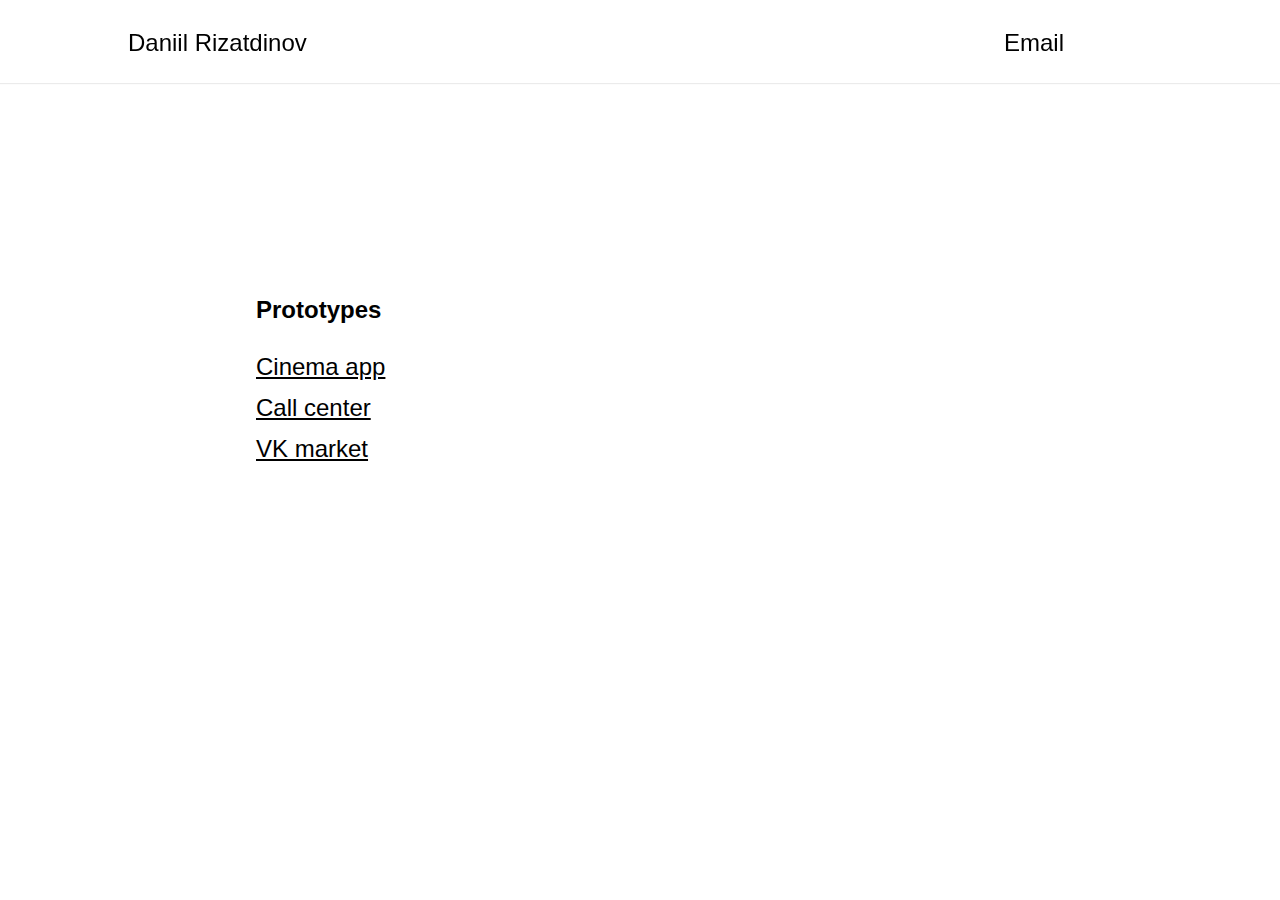
<file: index.html>
<!DOCTYPE html>
<html lang="en">
<head>
    <meta charset="UTF-8">
    <meta http-equiv="X-UA-Compatible" content="IE=edge">
    <meta name="viewport" content="width=device-width, initial-scale=1.0">
    <link rel="stylesheet" href="style.css">
    <!-- Google Tag Manager -->
    <script>(function(w,d,s,l,i){w[l]=w[l]||[];w[l].push({'gtm.start':
    new Date().getTime(),event:'gtm.js'});var f=d.getElementsByTagName(s)[0],
    j=d.createElement(s),dl=l!='dataLayer'?'&l='+l:'';j.async=true;j.src=
    'https://www.googletagmanager.com/gtm.js?id='+i+dl;f.parentNode.insertBefore(j,f);
    })(window,document,'script','dataLayer','GTM-5HVQWRD');</script>
    <!-- End Google Tag Manager -->
    <link rel="preconnect" href="https://fonts.googleapis.com">
    <link rel="preconnect" href="https://fonts.gstatic.com" crossorigin>
    <link href="https://fonts.googleapis.com/css2?family=Manrope:wght@300;400&family=Open+Sans&display=swap" rel="stylesheet">
    <title>Daniil Rizatdinov</title>
</head>
<script async src="https://www.googletagmanager.com/gtag/js?id=G-44004PVEJ1"></script>
<script>
  window.dataLayer = window.dataLayer || [];
  function gtag(){dataLayer.push(arguments);}
  gtag('js', new Date());

  gtag('config', 'G-44004PVEJ1');
</script>
<body>
    <!-- Google Tag Manager (noscript) -->
    <noscript><iframe src="https://www.googletagmanager.com/ns.html?id=GTM-5HVQWRD"
    height="0" width="0" style="display:none;visibility:hidden"></iframe></noscript>
    <!-- End Google Tag Manager (noscript) -->
    <header class="header">
        <nav class="nav">
            <div class="daniel">
                <a href="">Daniil Rizatdinov</a>
            </div>
            <div class="contact">
                <!--<a href="">CV</a>-->
                <a href="mailto:rizatdinou@gmail.com">Email</a>
            </div>
        </nav>
    </header>
     <content class="content">  
         <main class="main">
             <section class="about">
                 
             </section>
             <section class="portfolio">
                 <div class="title">
                     Prototypes
                 </div>
                 <div class="item">
                     <div class="cinema-app">       
                         <a href="cinema-app.html">Cinema app</a>
                     </div> 
                     <div class="call-center">
                         <a href="call-center.html">Call center</a>
                     </div>
                     <div class="vk-market">
                         <a href="vk-market.html">VK market</a>
                     </div>
                   <!--  <div class="tinkoff-app">
                         <a href="tinkoff-app.html">Tinkoff app</a> -->
                   <!--  </div>
                     <div class="shorts">
                        <a href="shorts.html">Shorts</a>
                    </div> -->
                 </div>       
             </section>
         </main>
         <footer class="footer">
            <!-- <div class="copyright"> 
                  © 2024
             </div> -->
         </footer>
        </content>  
</body>
</html>
</file>
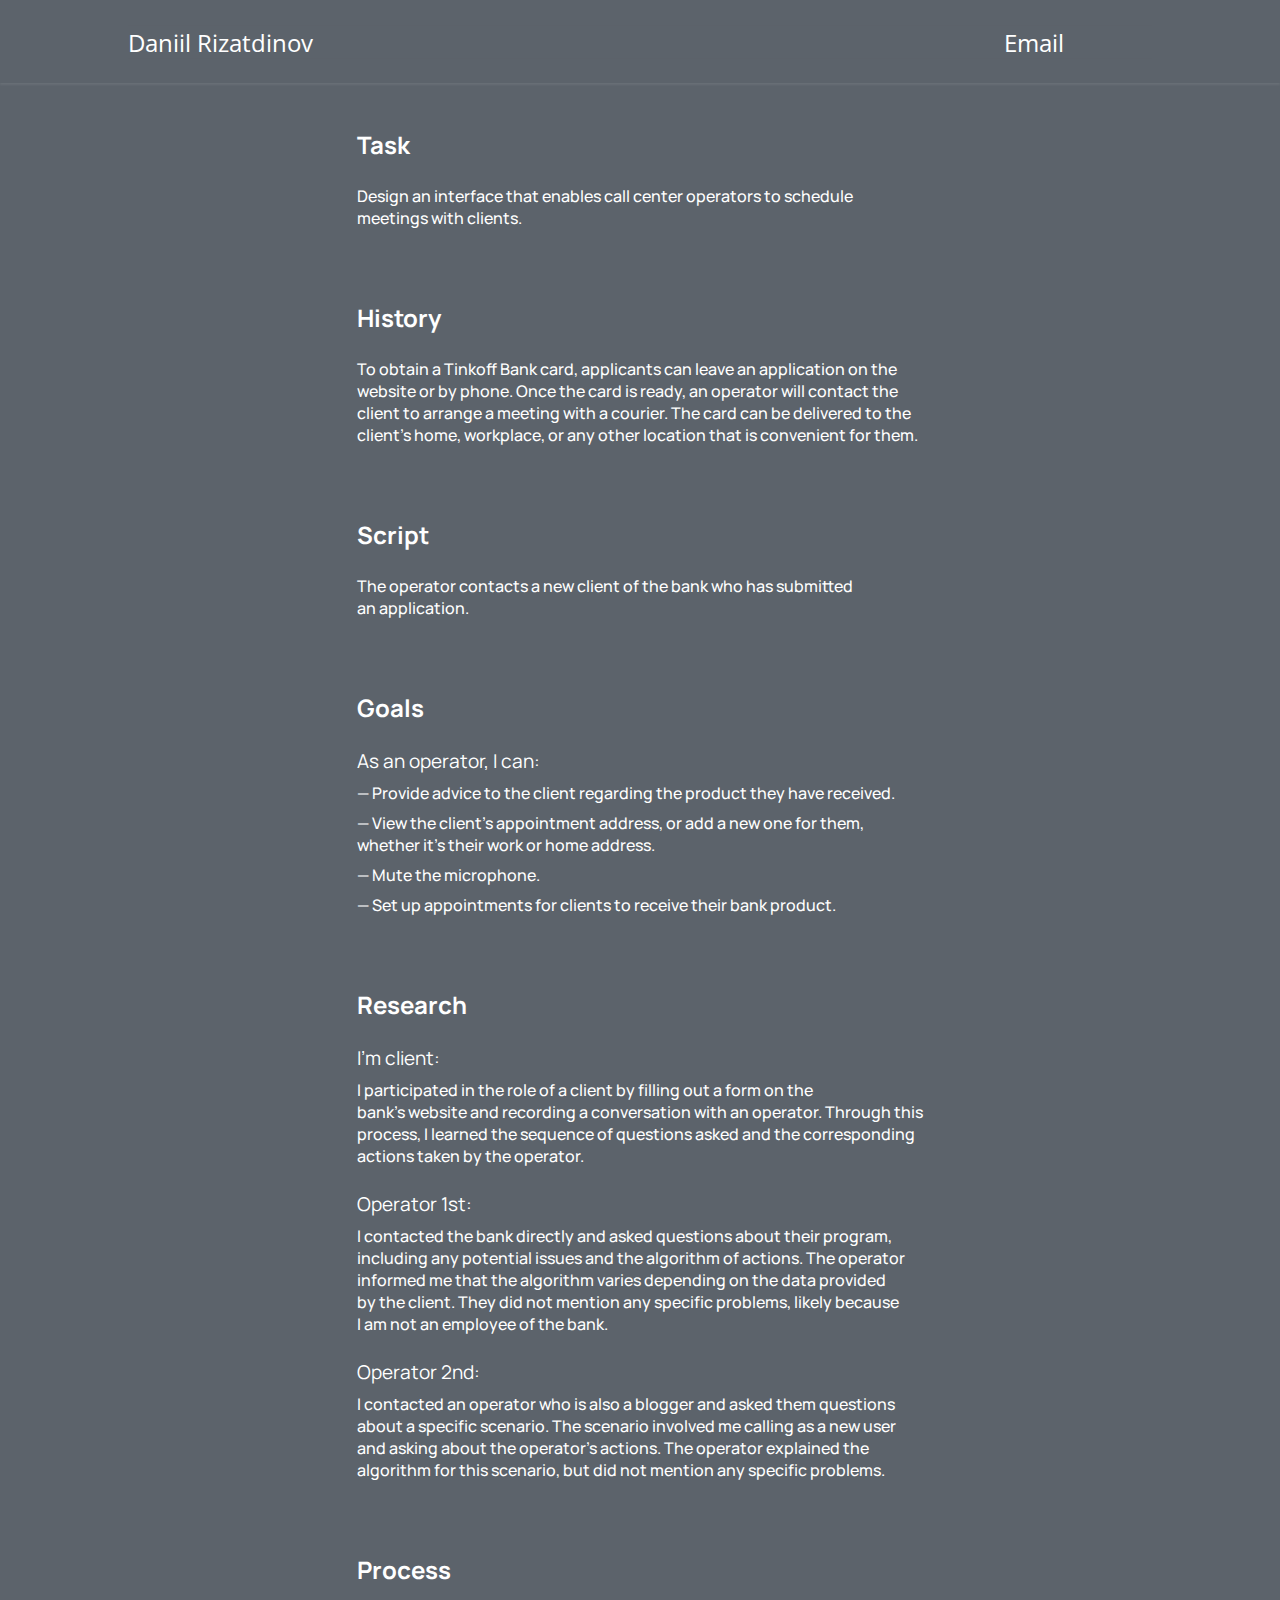
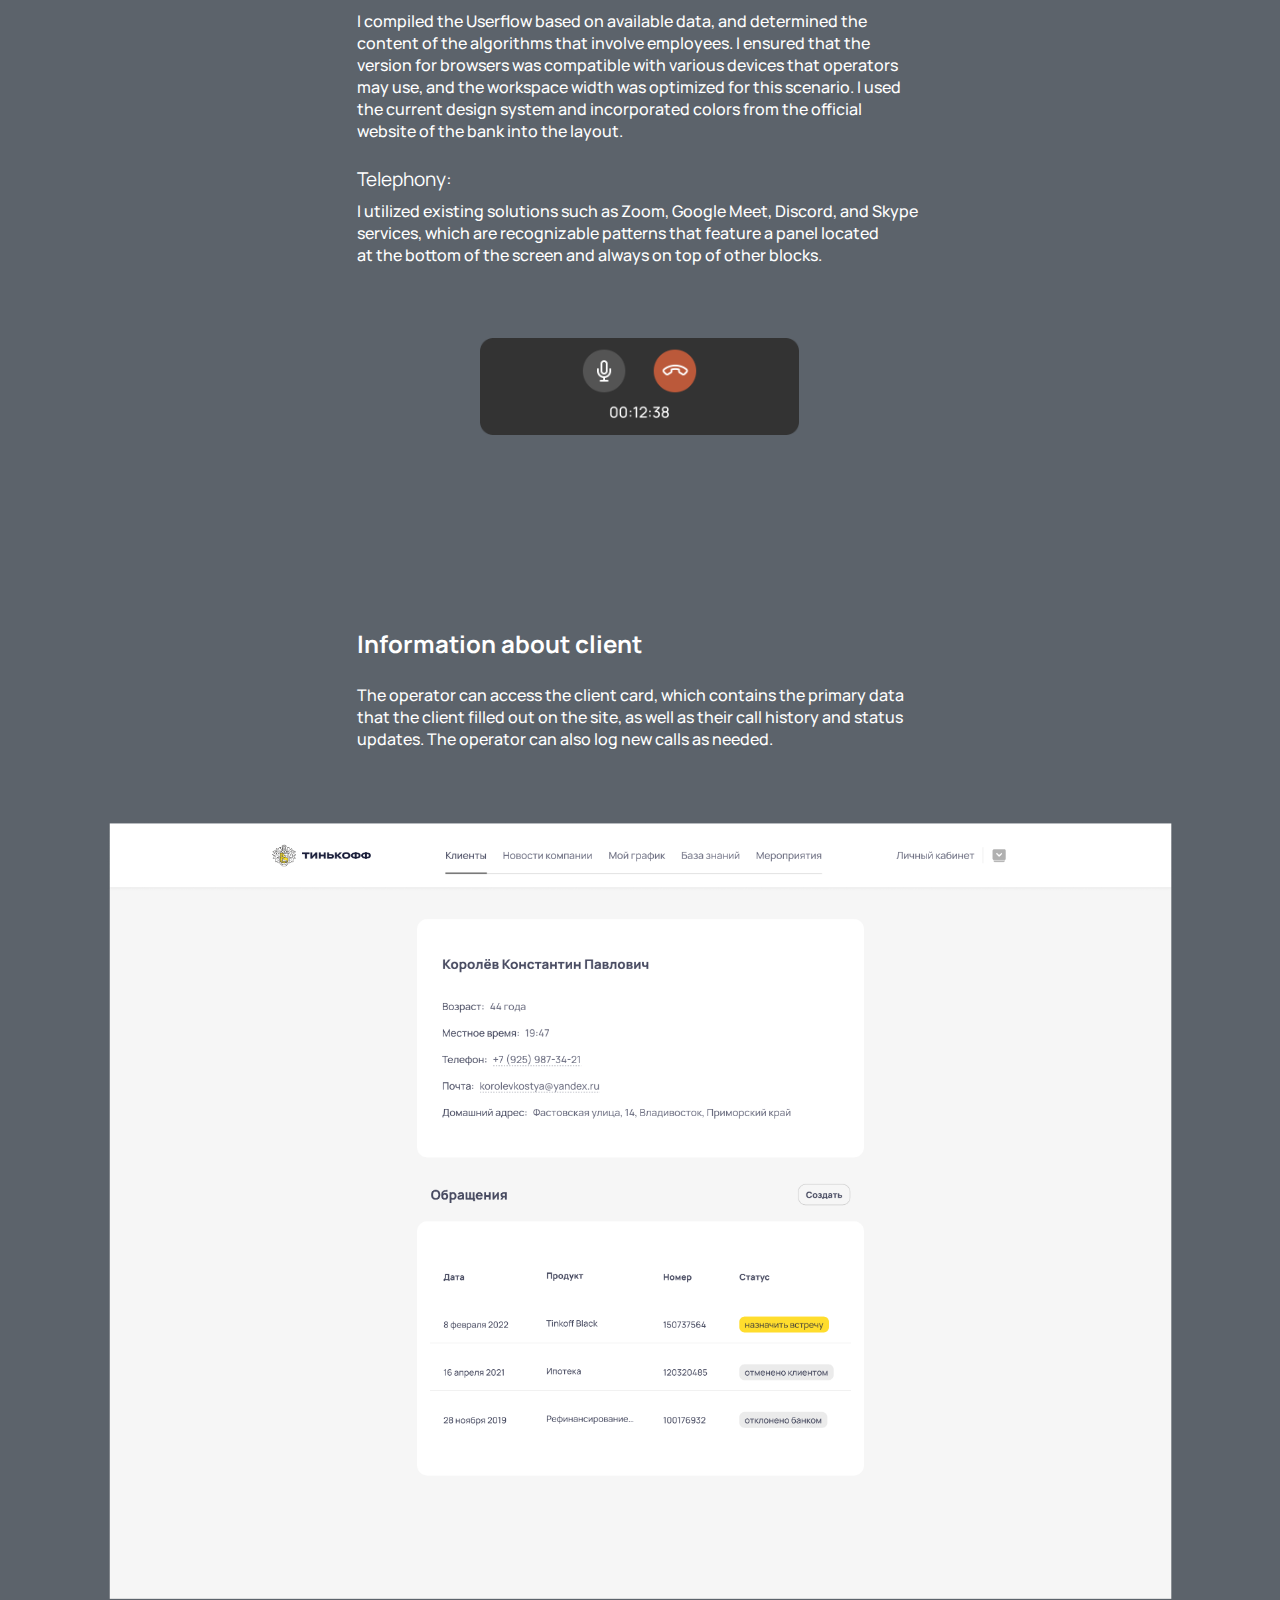
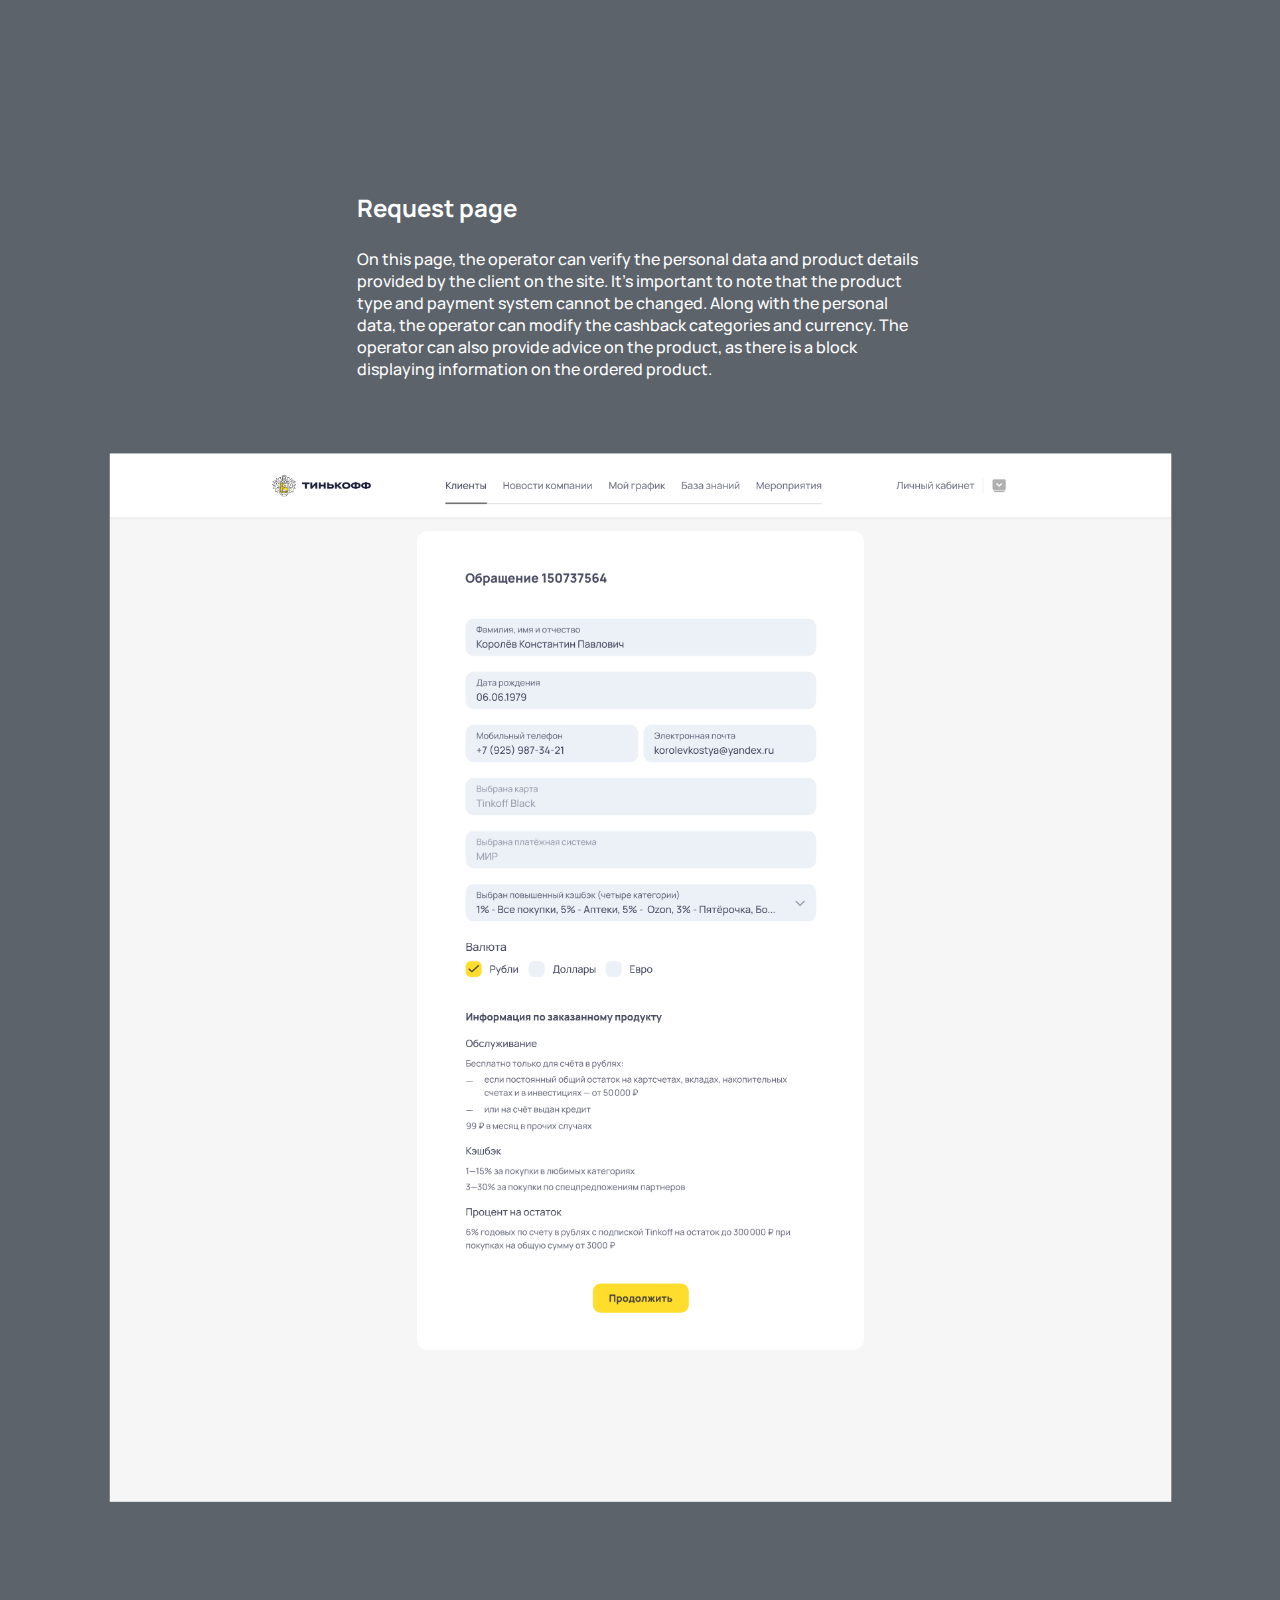
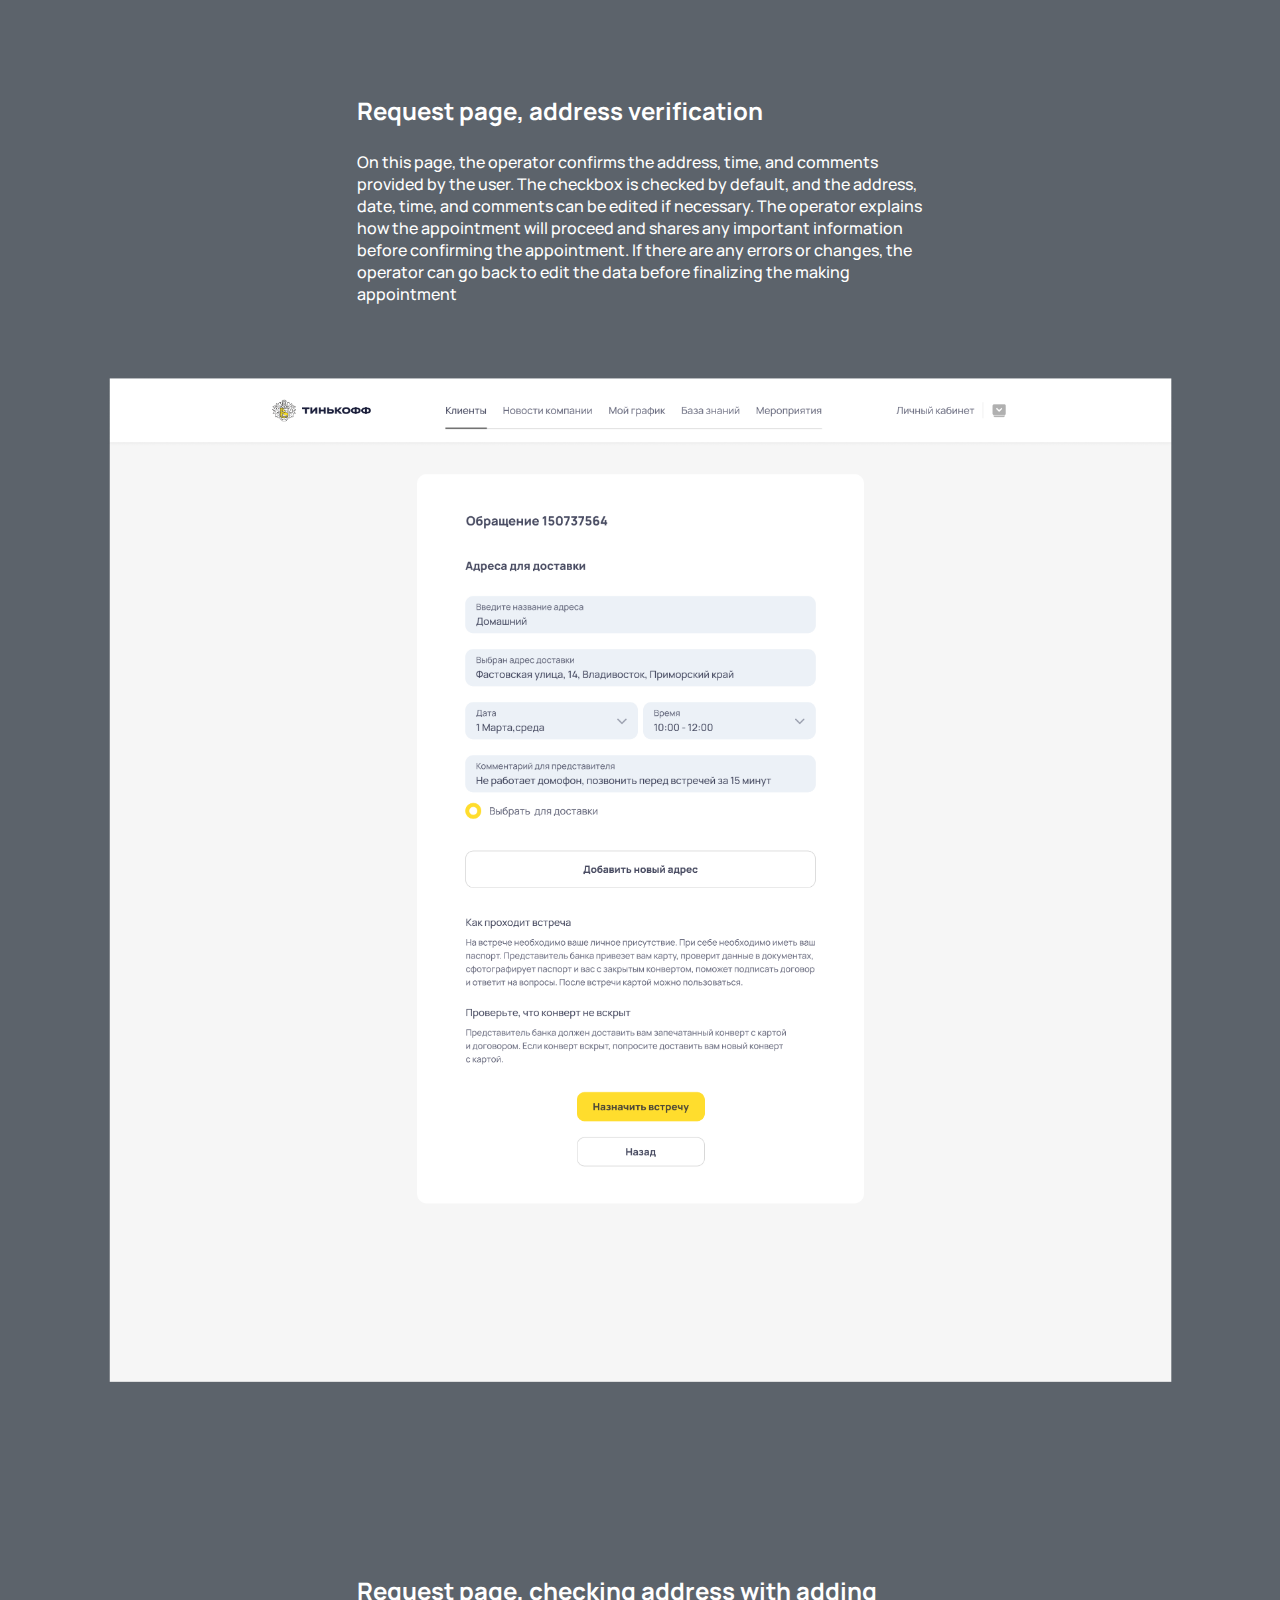
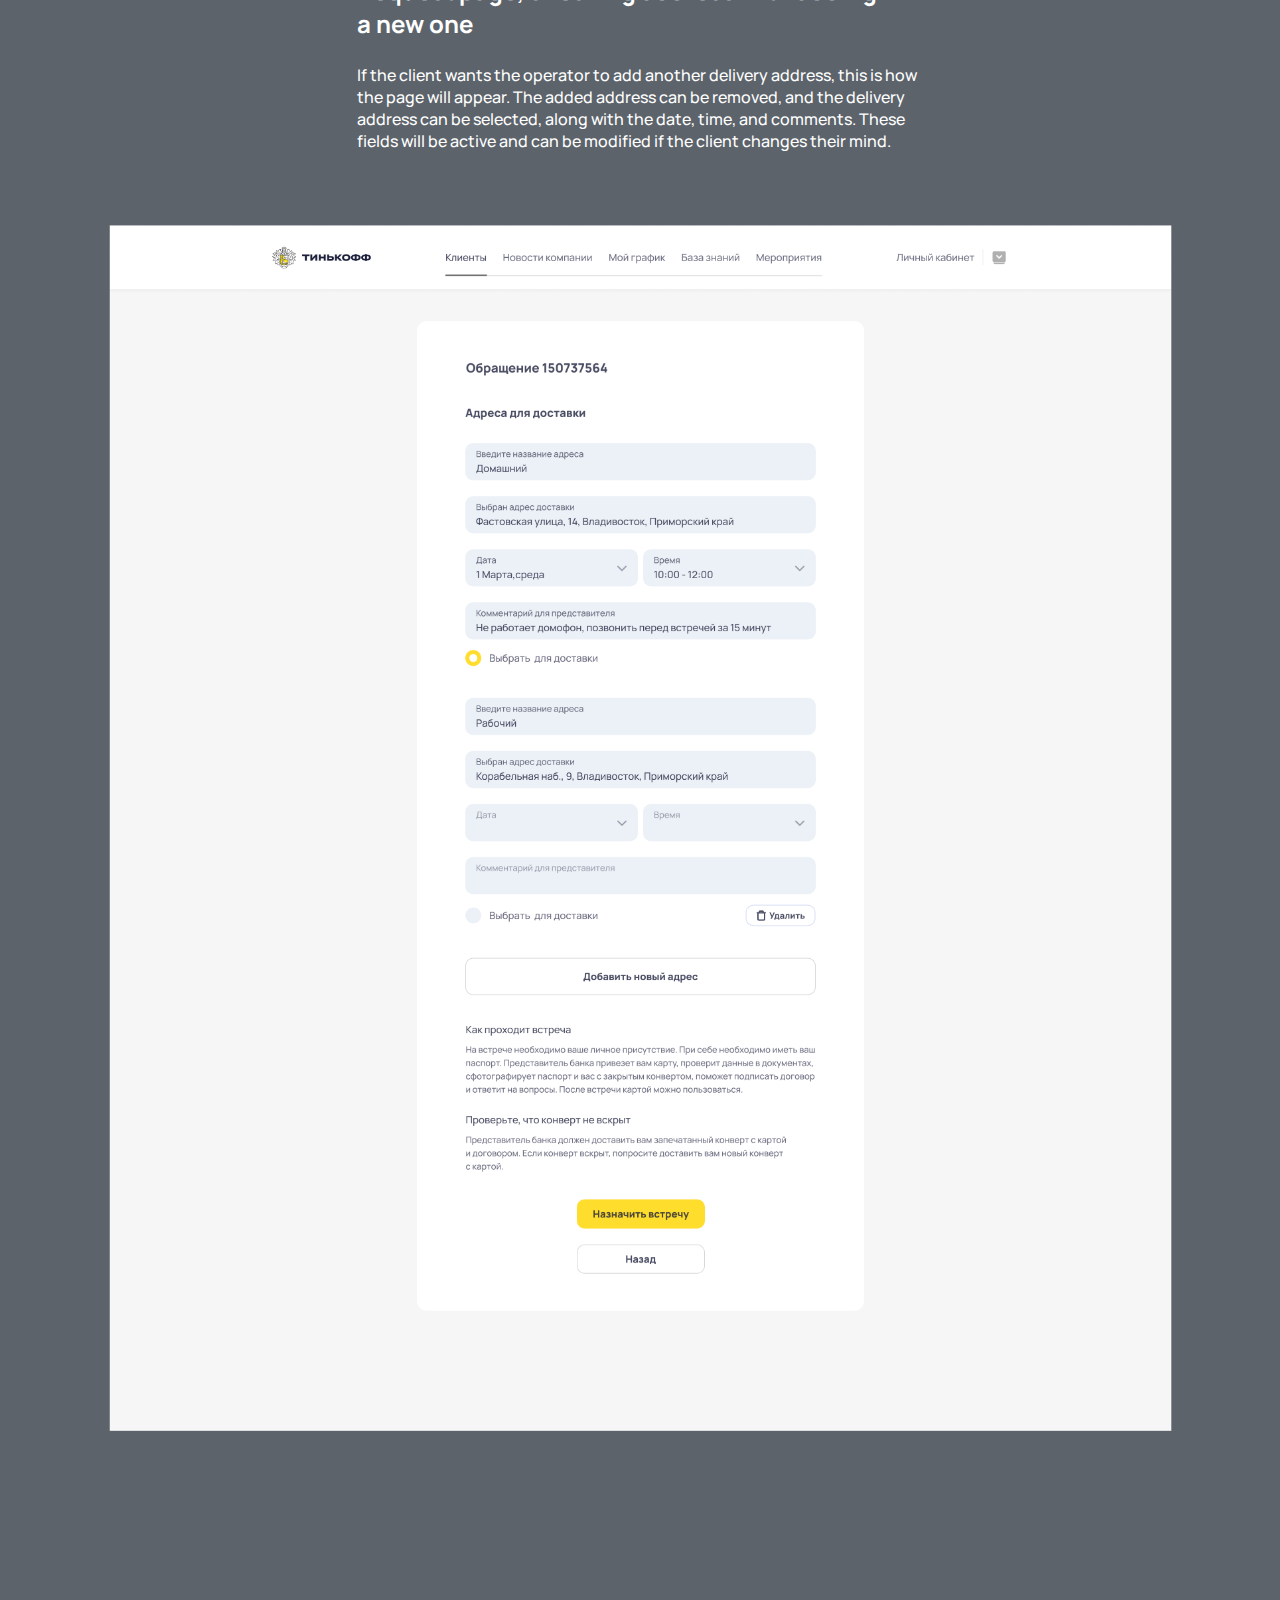
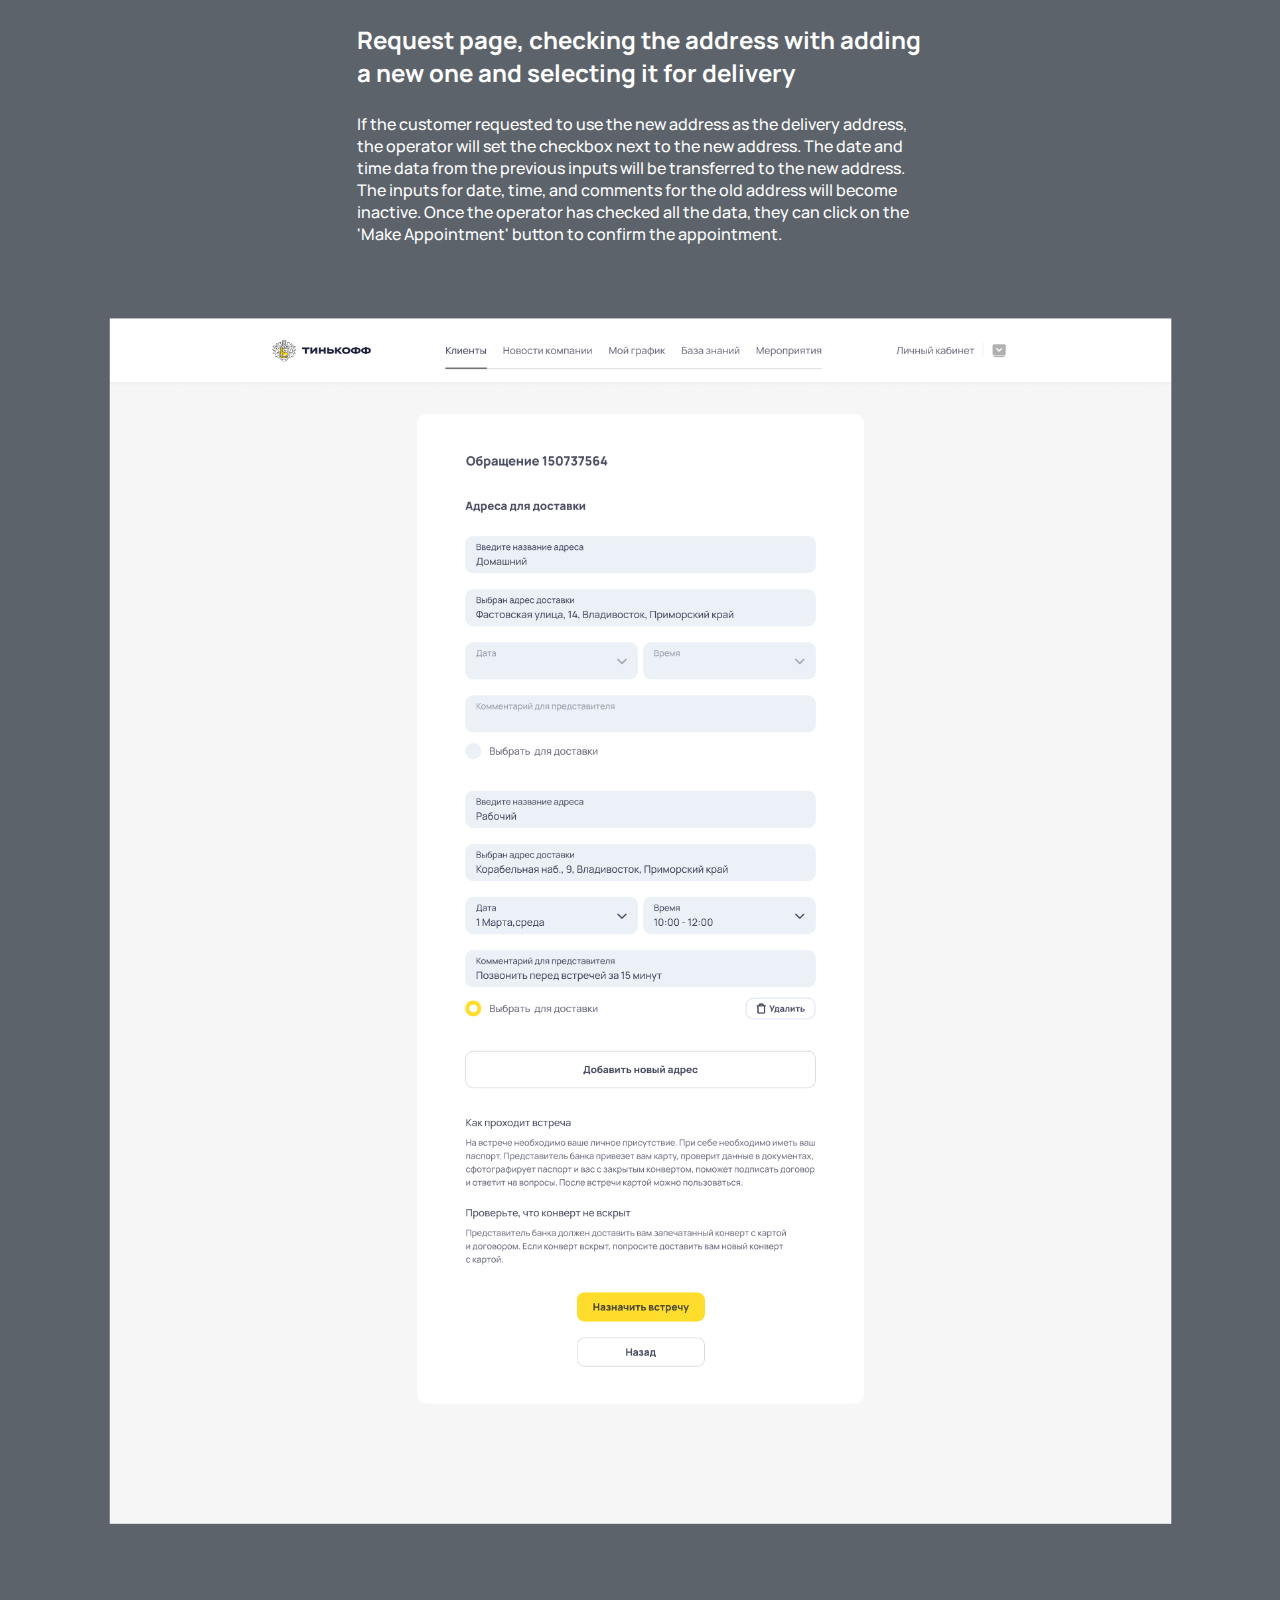
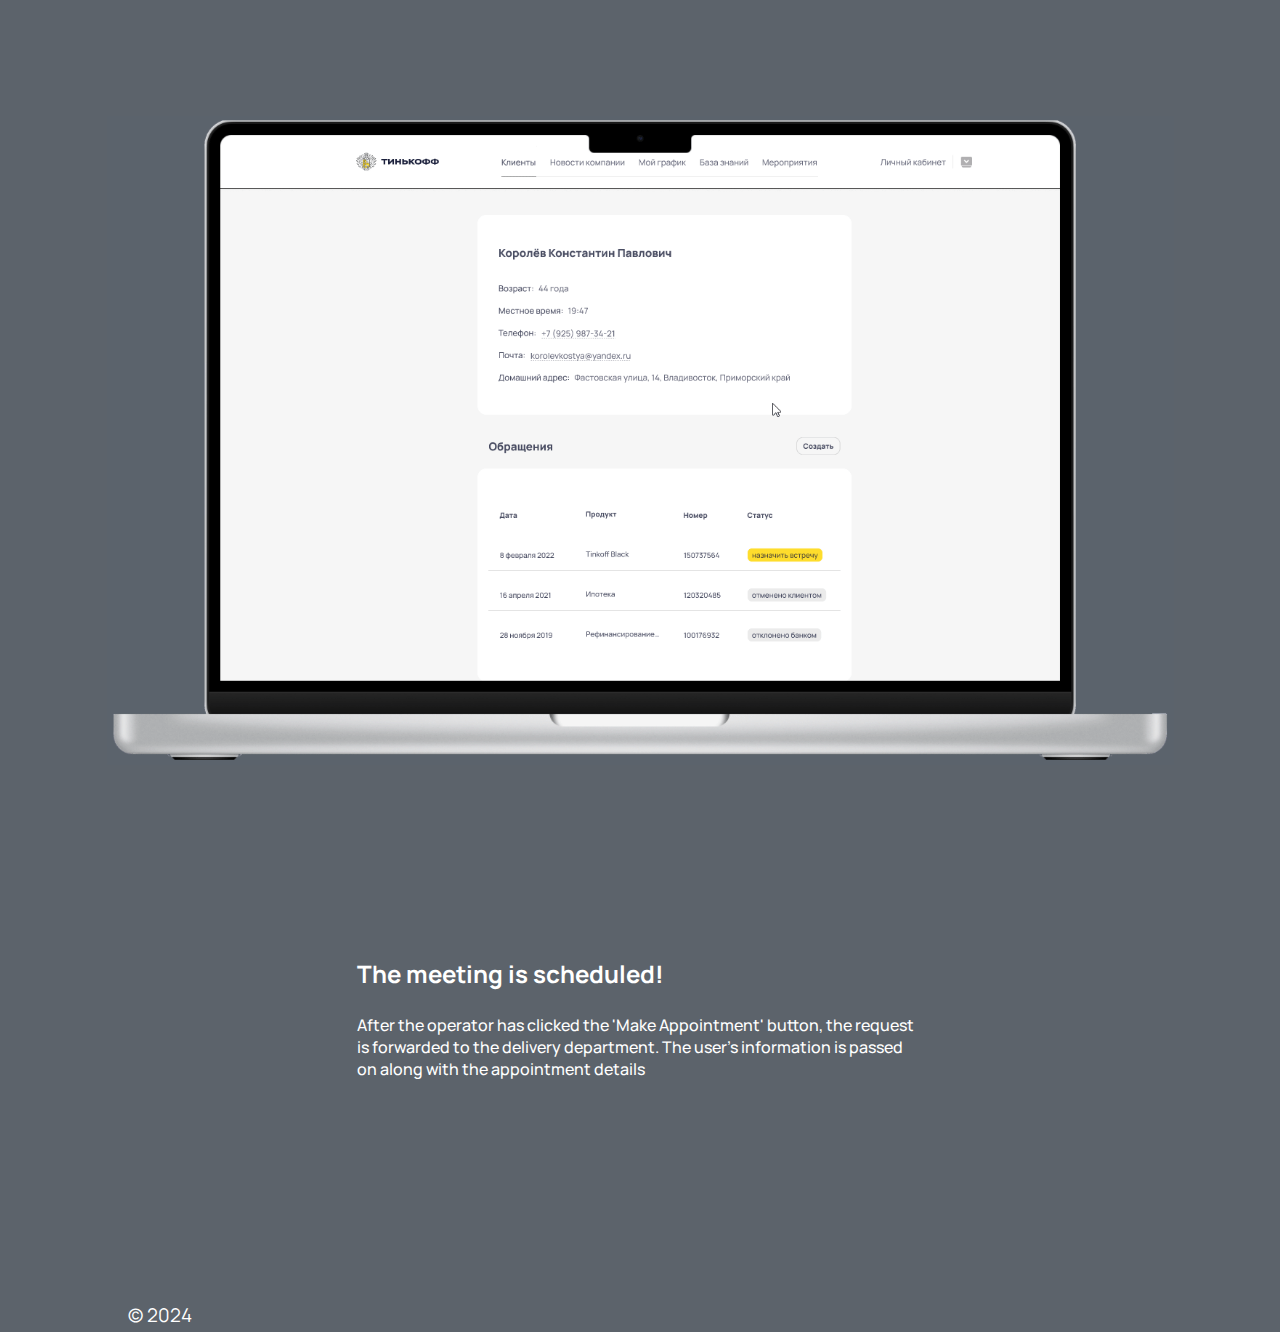
<file: call-center.html>
<!DOCTYPE html>
<html lang="en">
<head>
    <meta charset="UTF-8">
    <meta http-equiv="X-UA-Compatible" content="IE=edge">
    <meta name="viewport" content="width=device-width, initial-scale=1.0">
    <link rel="stylesheet" href="style-call-center.css">
    <!-- Google Tag Manager -->
    <script>(function(w,d,s,l,i){w[l]=w[l]||[];w[l].push({'gtm.start':
    new Date().getTime(),event:'gtm.js'});var f=d.getElementsByTagName(s)[0],
    j=d.createElement(s),dl=l!='dataLayer'?'&l='+l:'';j.async=true;j.src=
    'https://www.googletagmanager.com/gtm.js?id='+i+dl;f.parentNode.insertBefore(j,f);
    })(window,document,'script','dataLayer','GTM-5HVQWRD');</script>
    <!-- End Google Tag Manager -->
    <link rel="preconnect" href="https://fonts.googleapis.com">
    <link rel="preconnect" href="https://fonts.gstatic.com" crossorigin>
    <link href="https://fonts.googleapis.com/css2?family=Manrope:wght@300;400&family=Open+Sans&display=swap" rel="stylesheet">
    <title>Call center</title>
</head>
<script async src="https://www.googletagmanager.com/gtag/js?id=G-44004PVEJ1"></script>
<script>
  window.dataLayer = window.dataLayer || [];
  function gtag(){dataLayer.push(arguments);}
  gtag('js', new Date());

  gtag('config', 'G-44004PVEJ1');
</script>
<body>
    <!-- Google Tag Manager (noscript) -->
    <noscript><iframe src="https://www.googletagmanager.com/ns.html?id=GTM-5HVQWRD"
    height="0" width="0" style="display:none;visibility:hidden"></iframe></noscript>
    <!-- End Google Tag Manager (noscript) -->
    <header class="header">
        <nav class="nav">
            <div class="daniel">
                <a href="index.html">Daniil Rizatdinov</a>
            </div>
            <div class="contact">
                <!--<a href="">CV</a>-->
                <a href="mailto:rizatdinou@gmail.com">Email</a>
            </div>
        </nav>
    </header>
    <div class="content">
        <div class="main">
            <section class="section-about">
                <div class="block">
                    <div class="block-title">
                        Task
                    </div>
                    <div class="block-describe">
                        Design an interface that enables call center operators to schedule meetings with clients.
                    </div>
                </div>
                <div class="block">
                    <div class="block-title">
                        History
                    </div>
                    <div class="block-describe">
                        To obtain a Tinkoff Bank card, applicants can leave an application on the website or by phone. Once the card is ready, an operator will contact the client to arrange a meeting with a courier. The card can be delivered to the client’s home, workplace, or any other location that is convenient for them.
                    </div>
                </div>
                <div class="block">
                    <div class="block-title">
                        Script
                    </div>
                    <div class="block-describe">
                        The operator contacts a new client of the bank who has submitted an application.
                    </div>
                </div>
                <div class="block">
                    <div class="block-title">
                        Goals
                    </div>
                    <div class="sub-block">
                        <div class="block-subtitle">
                            As an operator, I can:
                        </div>
                        <ul>
                            <li>— Provide advice to the client regarding the product they have received.</li>
                            <li>— View the client’s appointment address, or add a new one for them, whether it’s their work or home address.</li>
                            <li>— Mute the microphone.</li>
                            <li>— Set up appointments for clients to receive their bank product.</li>
                        </ul>
                    </div>
                </div>
                <div class="block">
                    <div class="block-title">
                        Research
                    </div>
                    <div class="sub-block">
                        <div class="block-subtitle">
                            I’m client:
                        </div>
                        <div class="block-describe">
                            I participated in the role of a client by filling out a form on the bank’s website and recording a conversation with an operator. Through this process, I learned the sequence of questions asked and the corresponding actions taken by the operator.
                        </div>
                    </div>
                    <div class="sub-block">
                        <div class="block-subtitle">
                            Operator 1st:
                        </div>
                        <div class="block-describe">
                            I contacted the bank directly and asked questions about their program, including any potential issues and the algorithm of actions. The operator informed me that the algorithm varies depending on the data provided by the client. They did not mention any specific problems, likely because I am not an employee of the bank.
                        </div>
                    </div>
                    <div class="sub-block">
                        <div class="block-subtitle">
                            Operator 2nd:
                        </div>
                        <div class="block-describe">
                            I contacted an operator who is also a blogger and asked them questions about a specific scenario. The scenario involved me calling as a new user and asking about the operator’s actions. The operator explained the algorithm for this scenario, but did not mention any specific problems.
                        </div>
                    </div>
                </div>
                <div class="block">
                    <div class="block-title">
                        Process
                    </div>
                    <div class="block-describe">
                        I compiled the Userflow based on available data, and determined the content of the algorithms that involve employees. I ensured that the version for browsers was compatible with various devices that operators may use, and the workspace width was optimized for this scenario. I used the current design system and incorporated colors from the official website of the bank into the layout.
                    </div>
                    <div class="sub-block">
                        <div class="block-subtitle">
                            Telephony:
                        </div>
                        <div class="block-describe describe-image">
                            I utilized existing solutions such as Zoom, Google Meet, Discord, and Skype services, which are recognizable patterns that feature a panel located at the bottom of the screen and always on top of other blocks.
                            <img class="calling-panel" src="picture/56-calling-panel.png" alt="56-calling-panel">
                        </div>
                    </div>
                </div>
            </section>
            <section class="section-screens client-page">
                    <div class="block">
                        <div class="block-title">
                            Information about client
                        </div>
                        <div class="block-describe">
                            The operator can access the client card, which contains the primary data that the client filled out on the site, as well as their call history and status updates. The operator can also log new calls as needed.
                        </div>
                    </div>
                <img class="web-page" src="picture/57-client's-card.png" alt="57-client's-card">
            </section>
            <section class="section-screens request-page">
                    <div class="block">
                        <div class="block-title">
                            Request page
                        </div>
                        <div class="block-describe">
                            On this page, the operator can verify the personal data and product details provided by the client on the site. It’s important to note that the product type and payment system cannot be changed. Along with the personal data, the operator can modify the cashback categories and currency. The operator can also provide advice on the product, as there is a block displaying information on the ordered product.
                        </div>
                    </div>
                <img class="web-page" src="picture/58-first-screen's-request.png" alt="58-first-screen's-reques">
            </section>
            <section class="section-screens second-request-page">
                    <div class="block">
                        <div class="block-title">
                            Request page, address verification
                        </div>
                        <div class="block-describe">
                            On this page, the operator confirms the address, time, and comments provided by the user. The checkbox is checked by default, and the address, date, time, and comments can be edited if necessary. The operator explains how the appointment will proceed and shares any important information before confirming the appointment. If there are any errors or changes, the operator can go back to edit the data before finalizing the making appointment
                        </div>
                    </div>
                <img class="web-page" src="picture/59-second-scren's-request.png" alt="59-second-scren's-request">
            </section>
            <section class="section-screens add-new-addres-page">
                <div class="describe-image">
                    <div class="block">
                        <div class="block-title">
                            Request page, checking address with adding a new one
                        </div>
                        <div class="block-describe">
                            If the client wants the operator to add another delivery address, this is how the page will appear. The added address can be removed, and the delivery address can be selected, along with the date, time, and comments. These fields will be active and can be modified if the client changes their mind.
                        </div>
                    </div>
                </div>
                <img class="web-page" src="picture/60-Second-scren's-request-(two_address).png" alt="60-Second-scren's-request-(two_address)">
            </section>
            <section class="section-screens selecting-new-addres-page">
                <div class="describe-image">
                    <div class="block">
                        <div class="block-title">
                            Request page, checking the address with adding a new one and selecting it for delivery
                        </div>
                        <div class="block-describe">
                            If the customer requested to use the new address as the delivery address, the operator will set the checkbox next to the new address. The date and time data from the previous inputs will be transferred to the new address. The inputs for date, time, and comments for the old address will become inactive. Once the operator has checked all the data, they can click on the 'Make Appointment' button to confirm the appointment.
                        </div>
                    </div>
                </div>
                <img class="web-page" src="picture/61-second-scren's-request-(choosen second address).png" alt="61-second-scren's-request-(choosen second address)">
            </section>
            <img class="animation" src="picture/call-center.gif" alt="call-center">
            <div class="block">
                <div class="block-title">
                    The meeting is scheduled!
                </div>
                <div class="block-describe">
                    After the operator has clicked the 'Make Appointment' button, the request is forwarded to the delivery department. The user’s information is passed on along with the appointment details
                </div>
            </div>
        </div>
        <footer class="footer">
            <div class="copyright"> 
                 © 2024
            </div>
        </footer>
    </div>
</body>
</html>
</file>
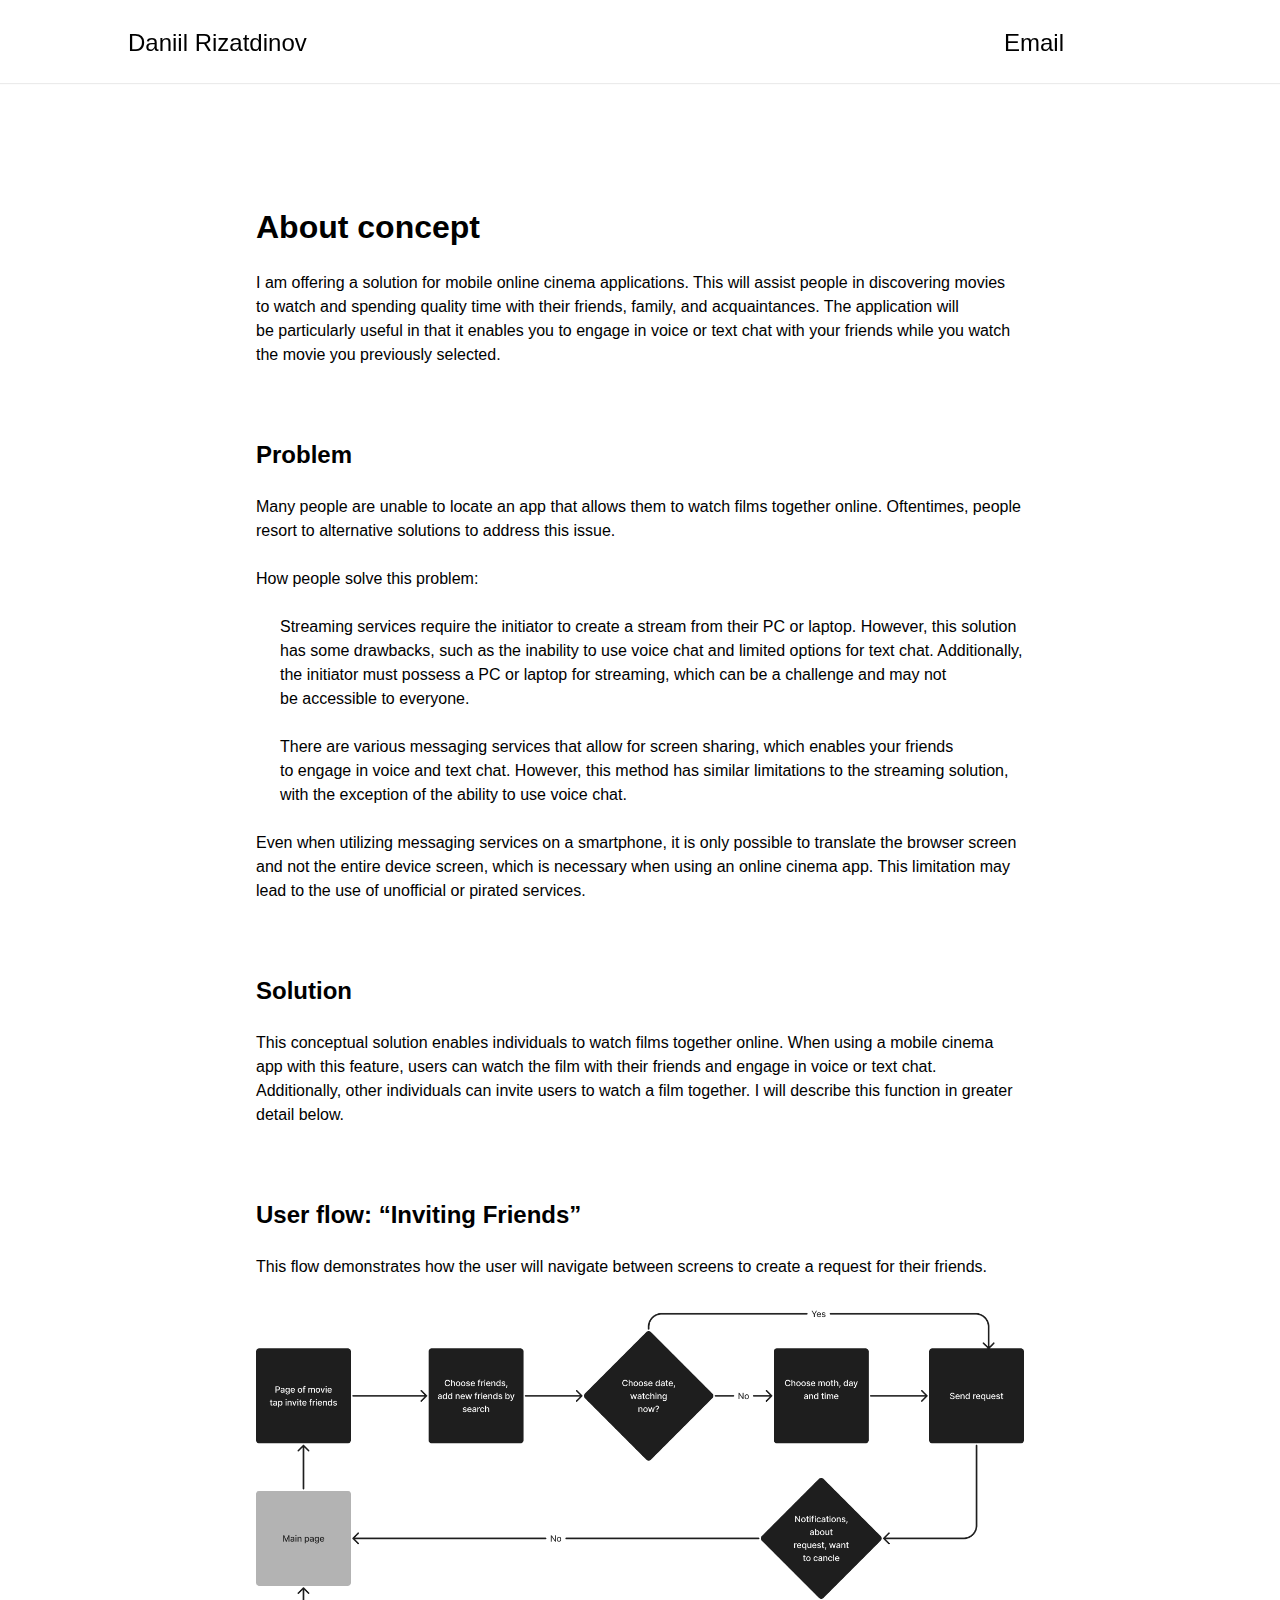
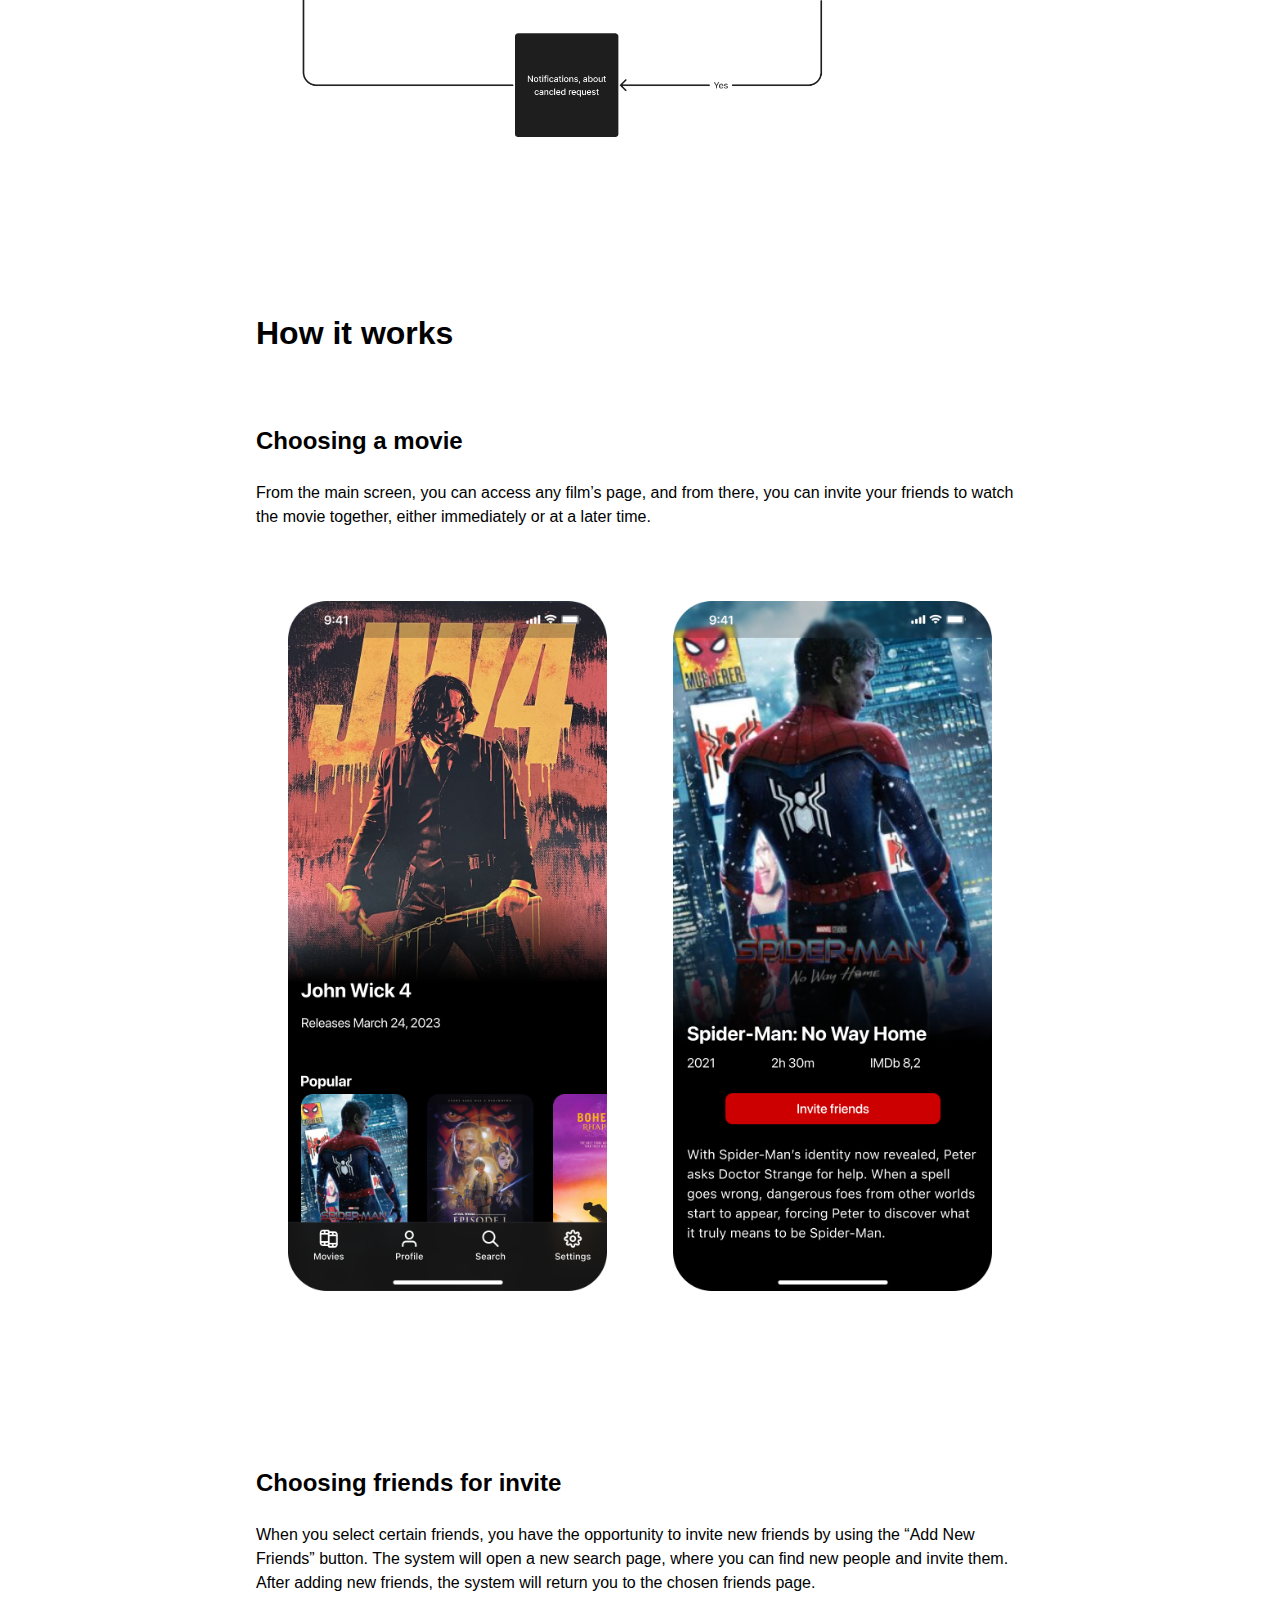
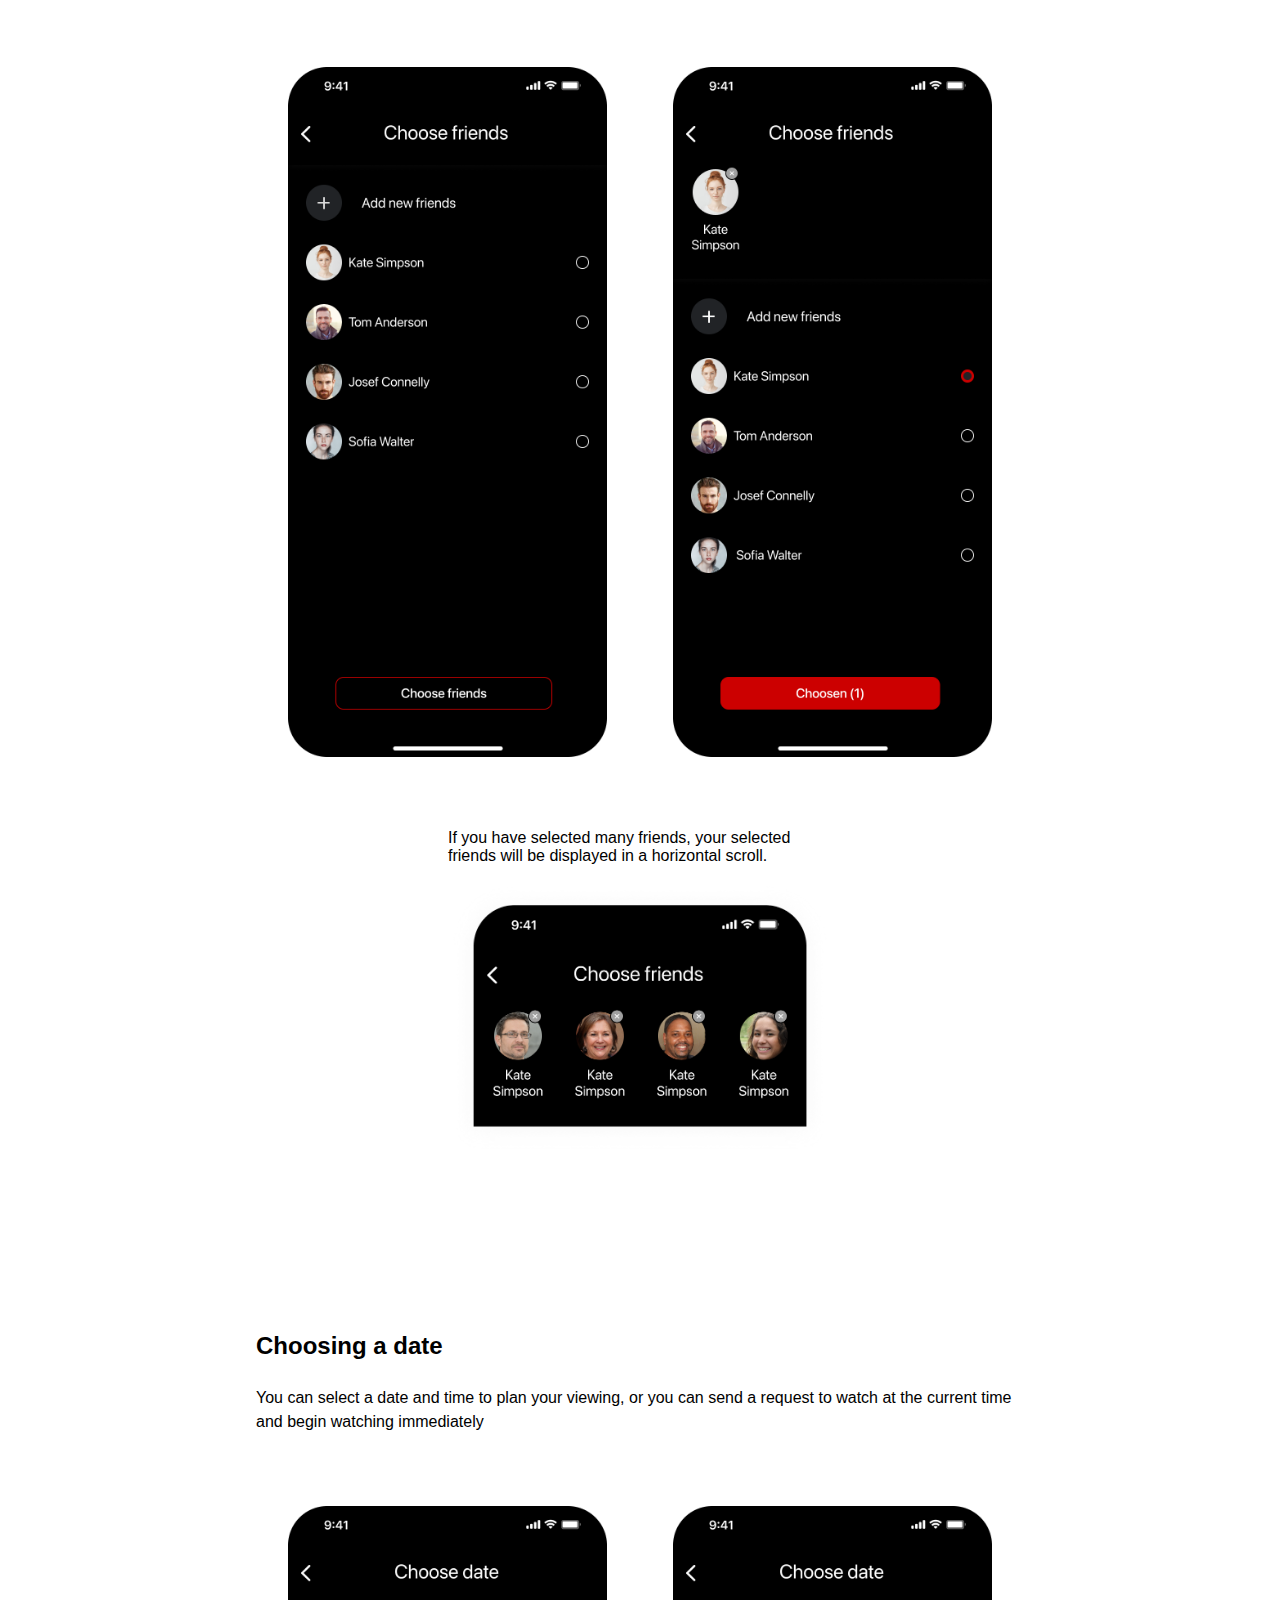
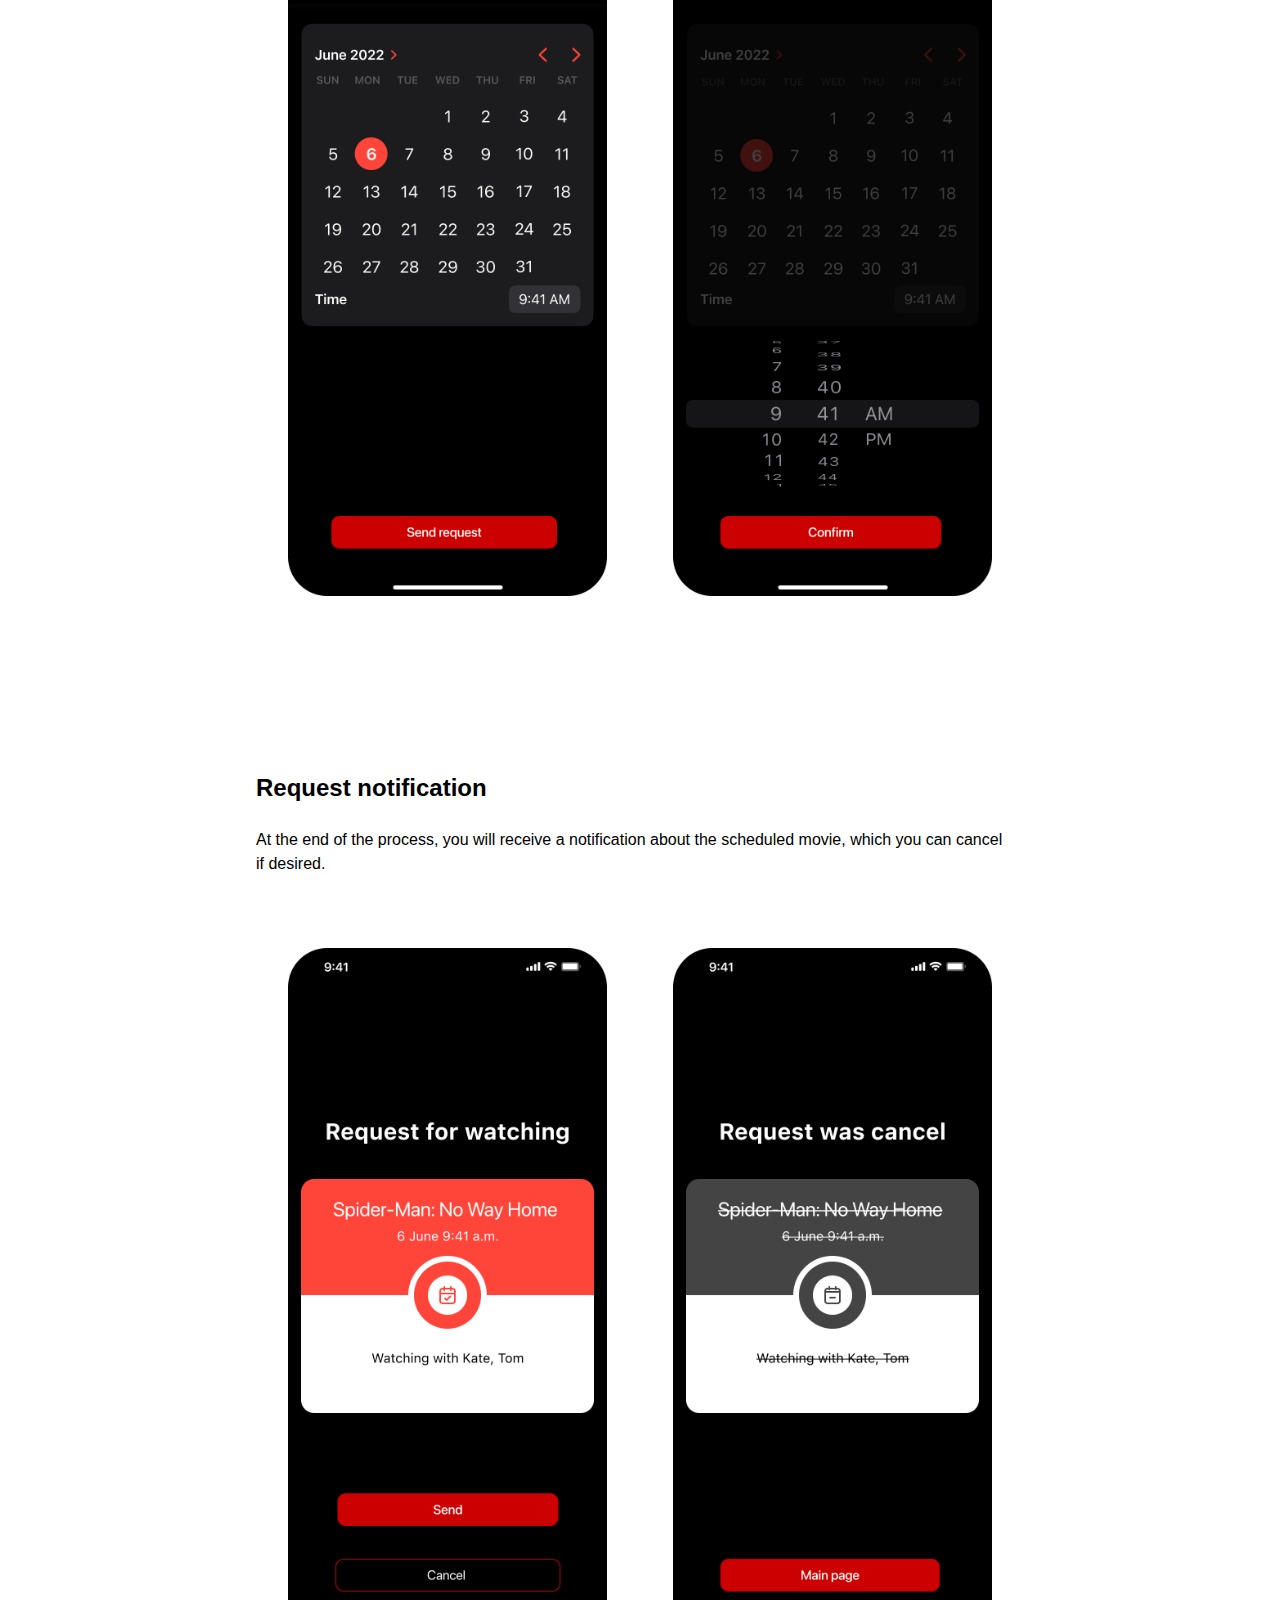
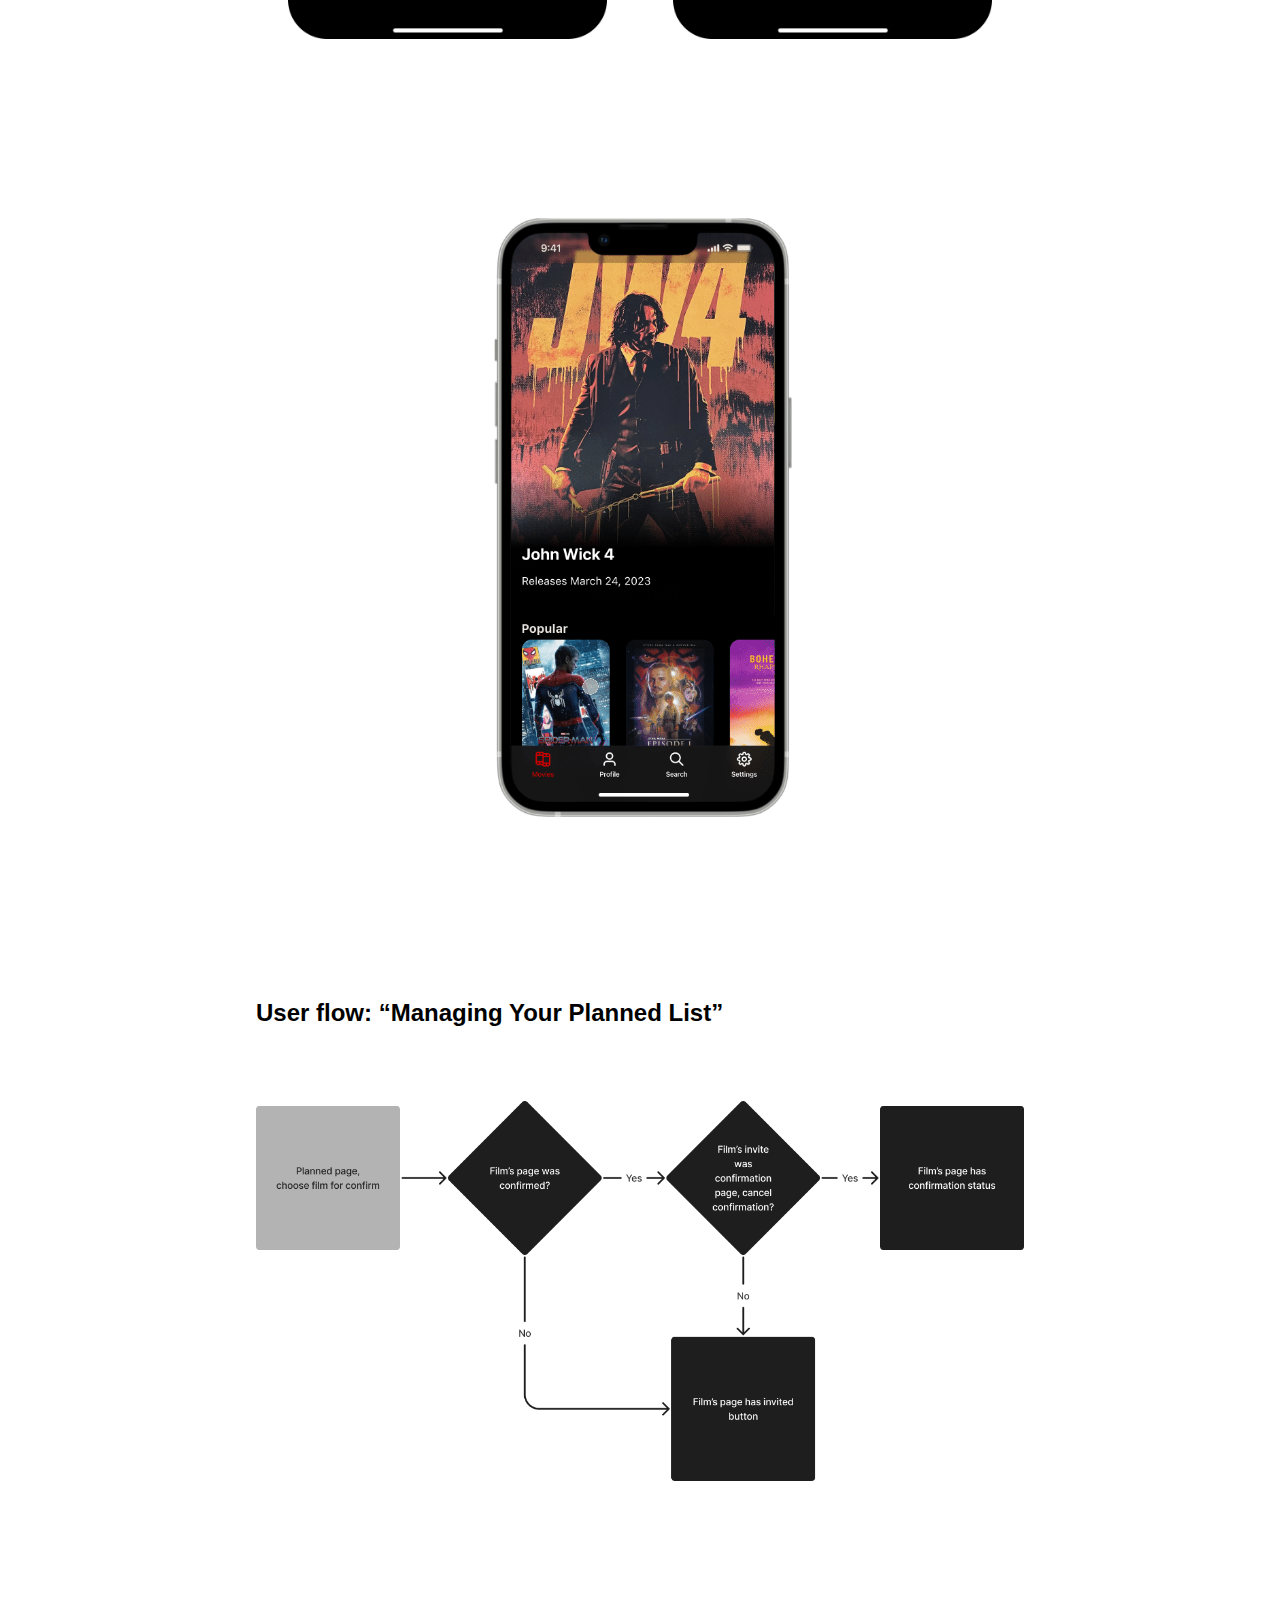
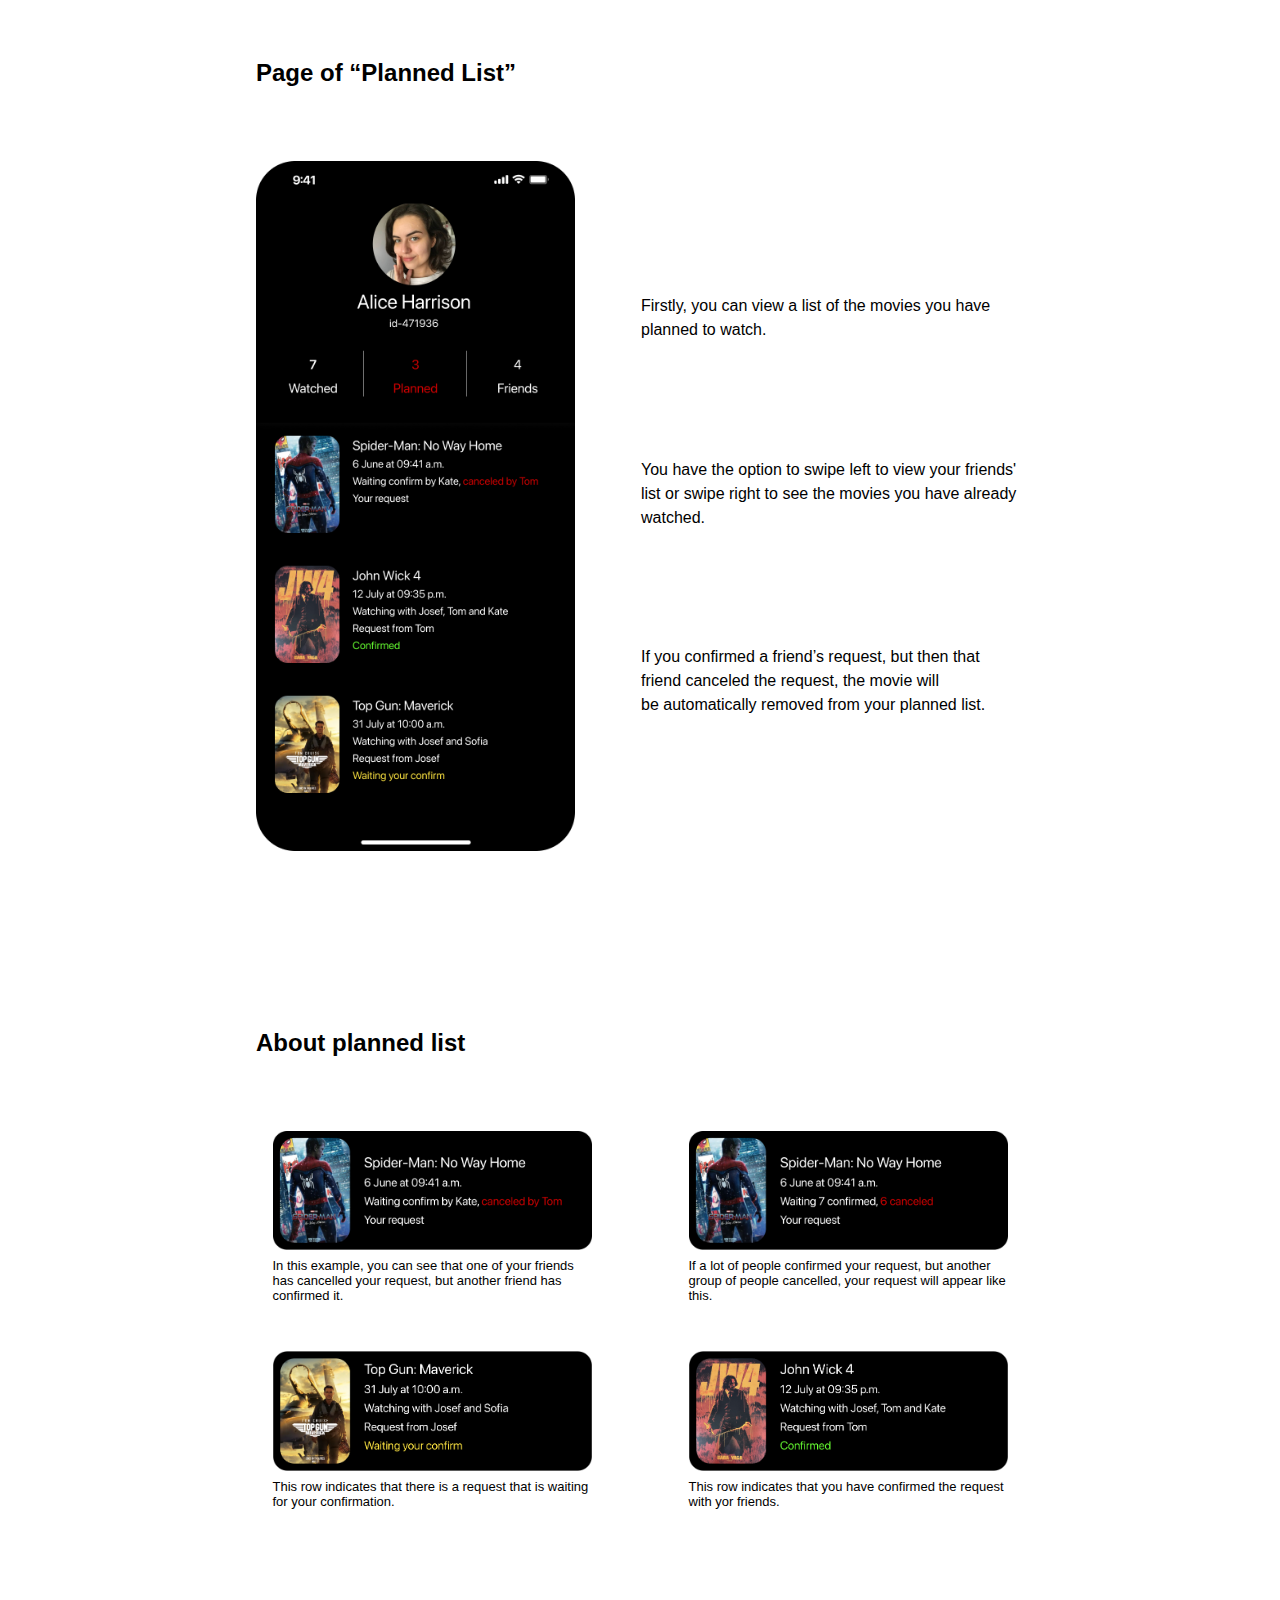
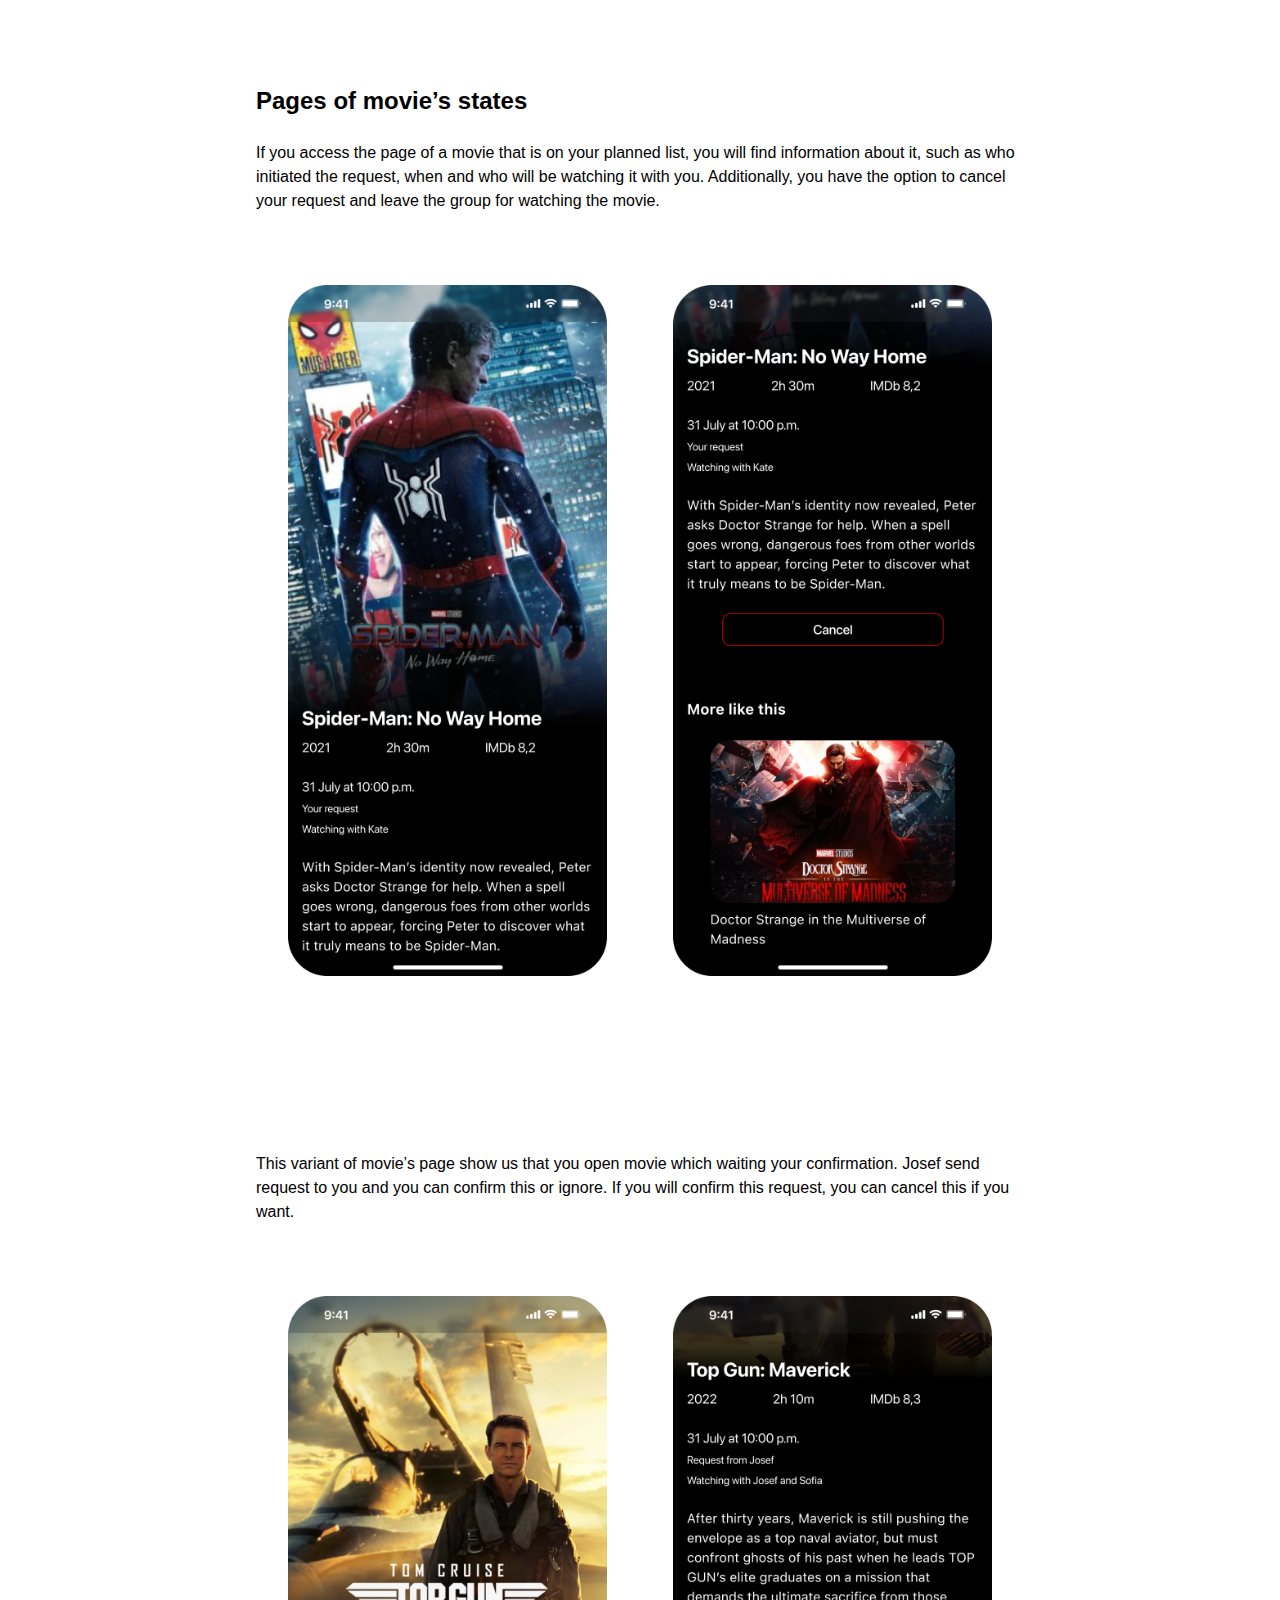
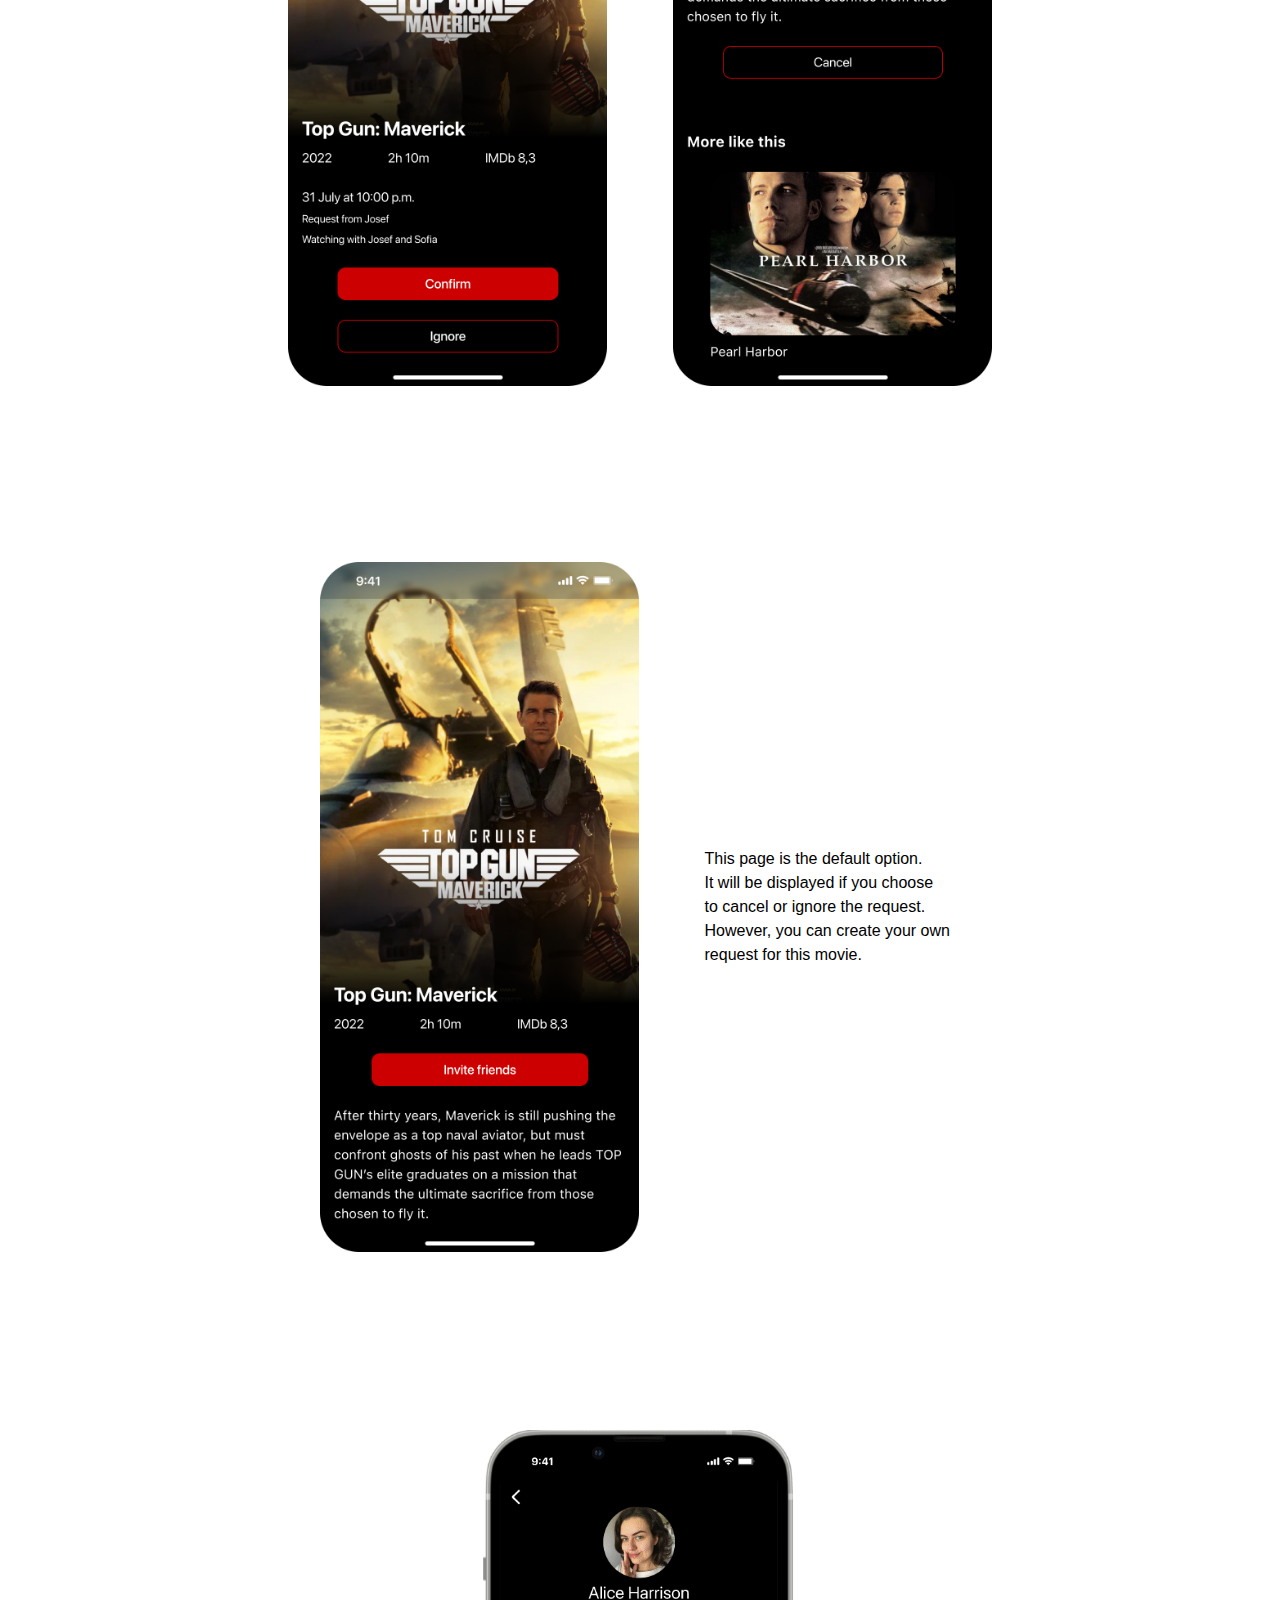
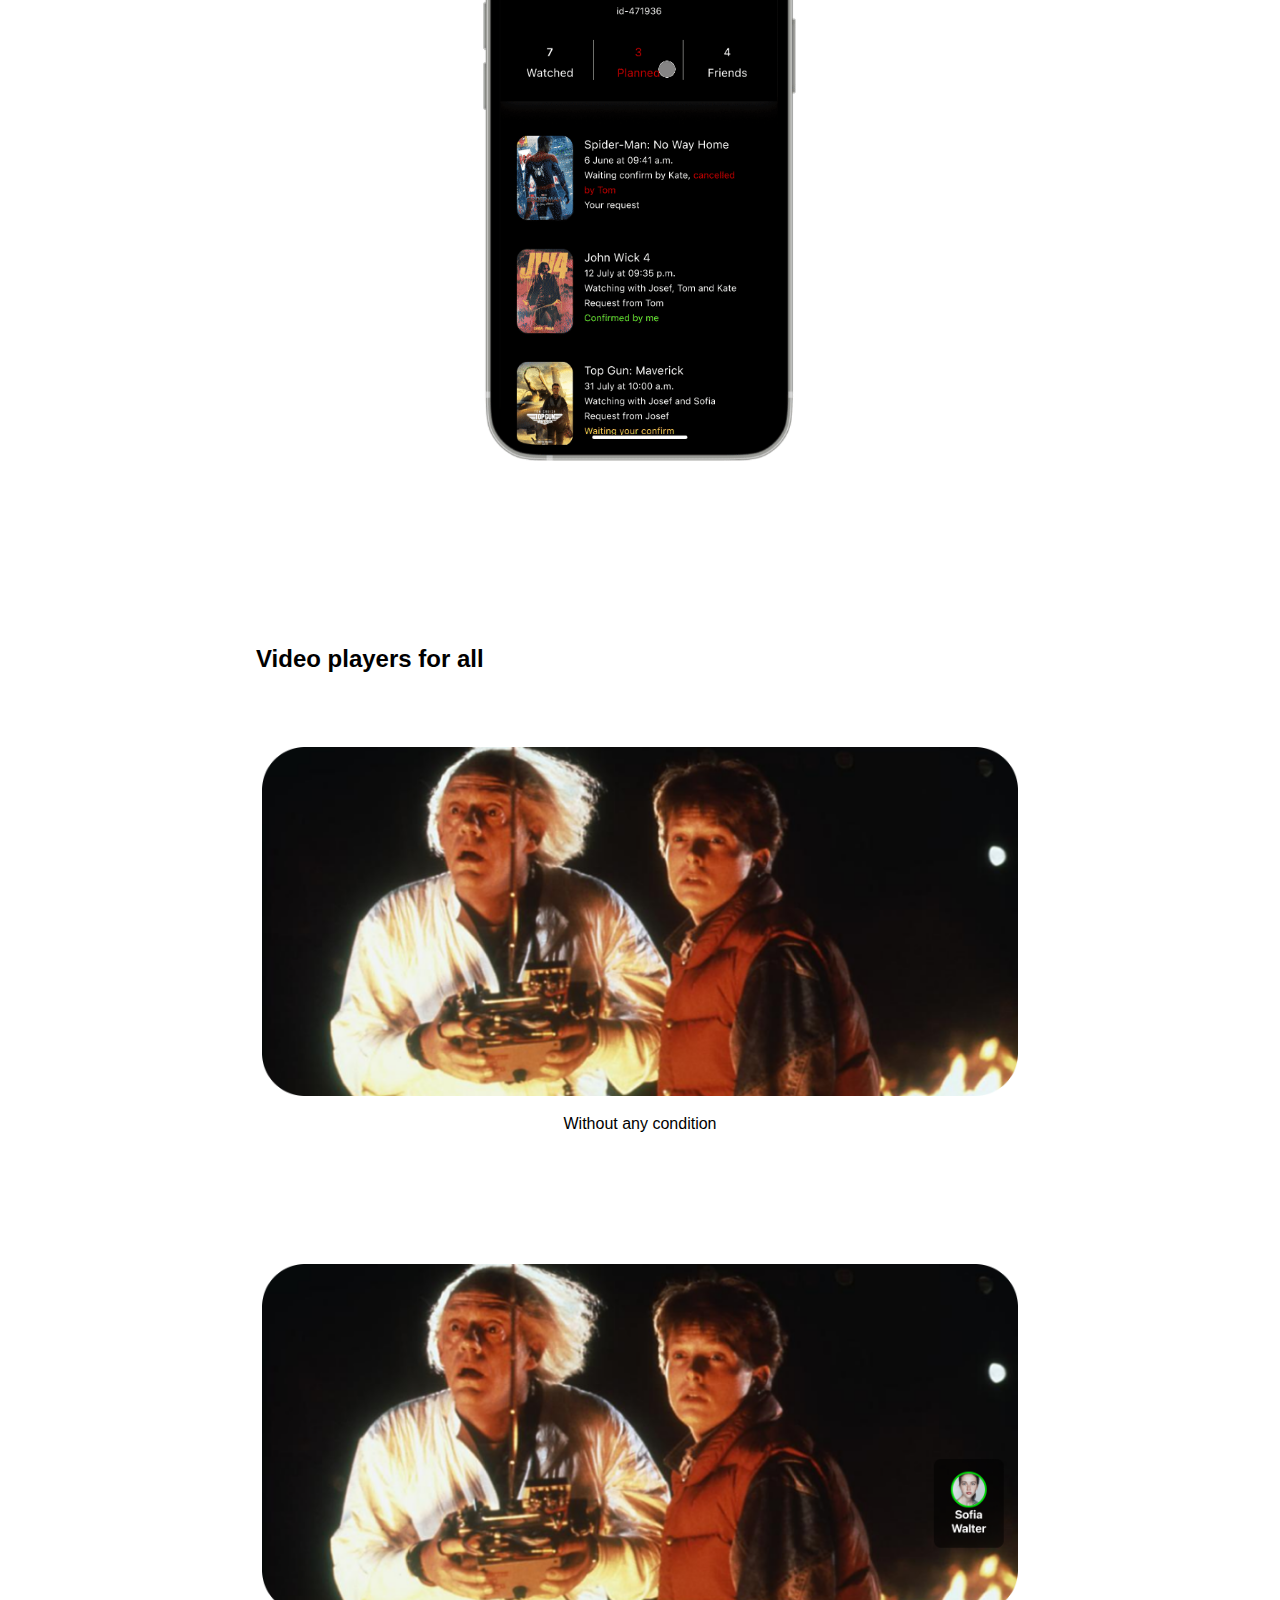
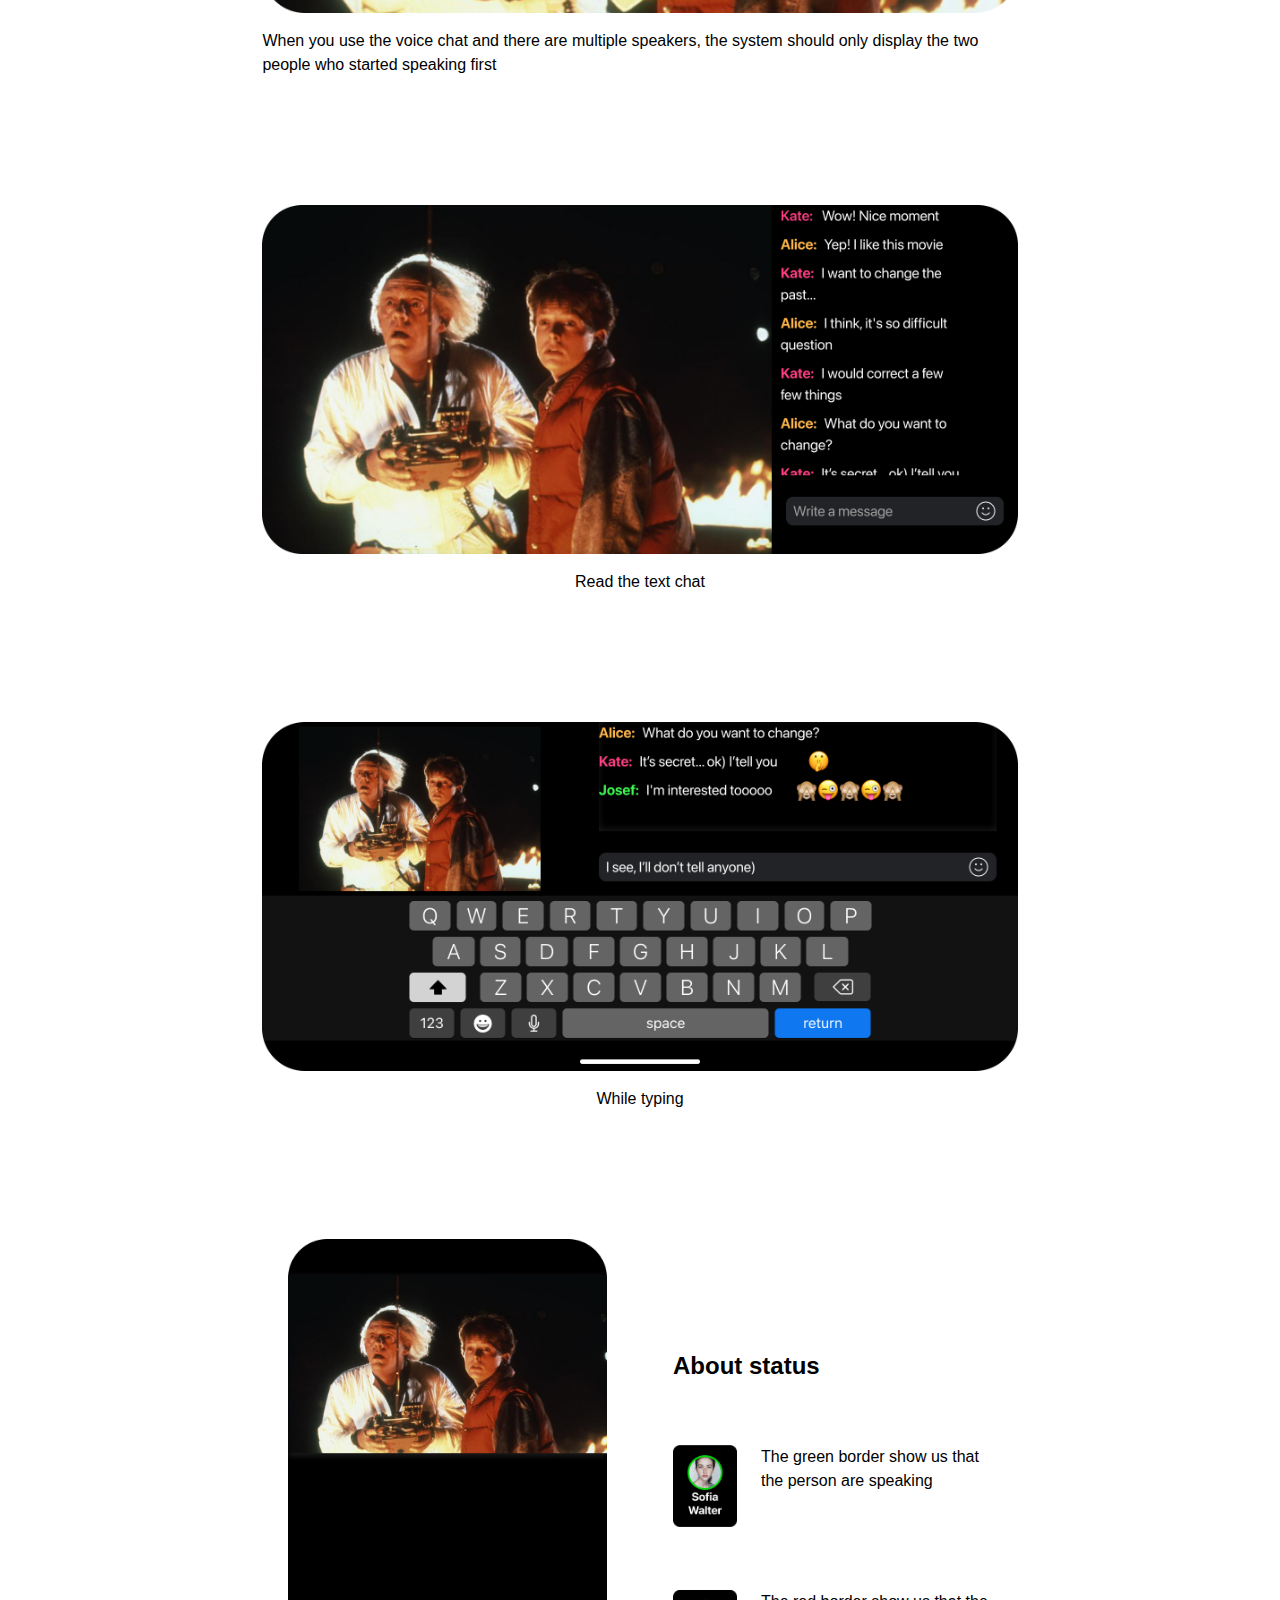
<file: cinema-app.html>
<!DOCTYPE html>
<html lang="en">
<head>
    <meta charset="UTF-8">
    <meta http-equiv="X-UA-Compatible" content="IE=edge">
    <meta name="viewport" content="width=device-width, initial-scale=1.0">
    <link rel="stylesheet" href="style-cinema-app.css">
    <!-- Google Tag Manager -->
    <script>(function(w,d,s,l,i){w[l]=w[l]||[];w[l].push({'gtm.start':
    new Date().getTime(),event:'gtm.js'});var f=d.getElementsByTagName(s)[0],
    j=d.createElement(s),dl=l!='dataLayer'?'&l='+l:'';j.async=true;j.src=
    'https://www.googletagmanager.com/gtm.js?id='+i+dl;f.parentNode.insertBefore(j,f);
    })(window,document,'script','dataLayer','GTM-5HVQWRD');</script>
    <!-- End Google Tag Manager -->
    <link rel="preconnect" href="https://fonts.googleapis.com">
    <link rel="preconnect" href="https://fonts.gstatic.com" crossorigin>
    <link href="https://fonts.googleapis.com/css2?family=Manrope:wght@300;400&family=Open+Sans&display=swap" rel="stylesheet">
    <title>Cinema app</title>
</head>
<script async src="https://www.googletagmanager.com/gtag/js?id=G-44004PVEJ1"></script>
<script>
  window.dataLayer = window.dataLayer || [];
  function gtag(){dataLayer.push(arguments);}
  gtag('js', new Date());

  gtag('config', 'G-44004PVEJ1');
</script>
<body>
    <!-- Google Tag Manager (noscript) -->
    <noscript><iframe src="https://www.googletagmanager.com/ns.html?id=GTM-5HVQWRD"
    height="0" width="0" style="display:none;visibility:hidden"></iframe></noscript>
    <!-- End Google Tag Manager (noscript) -->
    <header class="header">
        <nav class="nav">
            <div class="daniel">
                <a href="index.html">Daniil Rizatdinov</a>
            </div>
            <div class="contact">
                <!-- <a href="index.html">CV</a> -->
                <a href="mailto:rizatdinou@gmail.com">Email</a>
            </div>
        </nav>
    </header>
    <div class="content">
        <main class="main">
            <section class="about section">
                <div class="concept">
                    <h2>About concept</h2>
                    <div class="describe">
                        I am offering a solution for mobile online cinema applications. This will assist people in discovering movies to watch and spending quality time with their friends, family, and acquaintances. The application will be particularly useful in that it enables you to engage in voice or text chat with your friends while you watch the movie you previously selected.
                    </div>
                </div>
                <div class="name">
                    <div class="name-title">
                        Problem
                    </div>
                    <div class="describe">
                        Many people are unable to locate an app that allows them to watch films together online. Oftentimes, people resort to alternative solutions to address this issue.
                    </div>
                    <div class="describe">
                        How people solve this problem:
                    </div>
                    <div class="describe left-about">
                        Streaming services require the initiator to create a stream from their PC or laptop. However, this solution has some drawbacks, such as the inability to use voice chat and limited options for text chat. Additionally, the initiator must possess a PC or laptop for streaming, which can be a challenge and may not be accessible to everyone.
                    </div>
                    <div class="describe left-about">
                        There are various messaging services that allow for screen sharing, which enables your friends to engage in voice and text chat. However, this method has similar limitations to the streaming solution, with the exception of the ability to use voice chat.
                    </div>
                    <div class="describe">
                        Even when utilizing messaging services on a smartphone, it is only possible to translate the browser screen and not the entire device screen, which is necessary when using an online cinema app. This limitation may lead to the use of unofficial or pirated services.
                    </div>
                </div>
                <div class="name">
                    <div class="name-title">
                        Solution
                    </div>
                    <div class="describe">
                        This conceptual solution enables individuals to watch films together online. When using a mobile cinema app with this feature, users can watch the film with their friends and engage in voice or text chat. Additionally, other individuals can invite users to watch a film together. I will describe this function in greater detail below.
                    </div>
                </div>
                <div class="name">
                    <div class="name-title">
                        User flow: “Inviting Friends”
                    </div>
                    <div class="describe">
                        This flow demonstrates how the user will navigate between screens to create a request for their friends.
                    </div>
                    <img class="flow" src="picture\01-userflow-invite-friends-hight.png" alt="01-userflow-invite-friends">
                </div>
            </section>
            <section class="choosing-movie section">
                <h2>How it works</h2>
                <div class="name">
                    <div class="name-title">
                        Choosing a movie
                    </div>
                    <div class="describe">
                        From the main screen, you can access any film’s page, and from there, you can invite your friends to watch the movie together, either immediately or at a later time.
                    </div>
                </div>
                <div class="two-images">
                    <img class="mobile-screen" src="picture\02-Main-page.png" alt="02-main-page">
                    <img class="mobile-screen" src="picture\03-Page-of-movie.png" alt="03-page-of-movie">
                </div>
            </section>
            <section class="choosing-friends section">
                <div class="name">
                    <div class="name-title">
                        Choosing friends for invite
                    </div>
                    <div class="describe">
                        When you select certain friends, you have the opportunity to invite new friends by using the “Add New Friends” button. The system will open a new search page, where you can find new people and invite them. After adding new friends, the system will return you to the chosen friends page.                    
                    </div>
                </div>
                <div class="two-images">
                    <img class="mobile-screen" src="picture\04-Friends -choosing.png" alt="04-Friends -choosing">
                    <img class="mobile-screen" src="picture\05-Friends -choosed.png" alt="05-Friends -choosed">
                </div>
                <div class="img-choosing-friend">
                    <div class="img-choosing-friend-caption">
                        If you have selected many friends, your selected friends will be displayed in a horizontal scroll.
                    </div>
                    <img class="choosing-panel" src="picture\06-choosing-panel-no-background.png" alt="06-Choosing-panel">
                </div>
            </section>
            <section class="choosing-a-date section">
                <div class="name">
                    <div class="name-title">
                        Choosing a date
                    </div>
                    <div class="describe">
                        You can select a date and time to plan your viewing, or you can send a request to watch at the current time and begin watching immediately
                    </div>
                </div>
                <div class="two-images">
                    <img class="mobile-screen" src="picture\07-Choose-date.png" alt="07-Choose-date">
                    <img class="mobile-screen" src="picture\08-Choose-time.png" alt="08-Choose-time">
                </div>
            </section>
            <section class="request-notification section">
                <div class="name">
                    <div class="name-title">
                        Request notification
                    </div>
                    <div class="describe">
                        At the end of the process, you will receive a notification about the scheduled movie, which you can cancel if desired.
                    </div>
                </div>
                <div class="two-images">
                    <img class="mobile-screen" src="picture\09-Request-sent.png" alt="09-Request-sent">
                    <img class="mobile-screen" src="picture\10-Request-was-cancel.png" alt="10-Request-was-cancel">
                </div>
            </section>
            <img class="animation" src="picture\invite-friend.gif">
            <section class="user-flow section">
                <div class="name">
                    <div class="name-title">
                        User flow: “Managing Your Planned List”
                    </div>
                </div>
                <img class="flow" src="picture\11-User-flow-Managing-Your-Planned-List-hght.png" alt="11-User-flow-Managing-Your-Planned-List-hght">
            </section>
            <section class="page-of-planned-list section">
                <div class="name-title">
                    Page of “Planned List”
                </div>
                <div class="two-images">
                    <img class="mobile-screen" src="picture\12-Profile-page.png" alt="12-Profile-page">
                    <div class="list">
                        <div class="describe">
                            Firstly, you can view a list of the movies you have planned to watch.
                        </div>
                        <div class="describe">
                            You have the option to swipe left to view your friends' list or swipe right to see the movies you have already watched.
                        </div>
                        <div class="describe">
                            If you confirmed a friend’s request, but then that friend canceled the request, the movie will be automatically removed from your planned list.
                        </div>
                    </div>
                </div>
            </section>
            <section class="about-planned-list section">
                <div class="name-title">
                    About planned list
                </div>
                <div class="panel-cards">
                    <div class="cards-row">
                        <div class="panel-card">
                            <img class="card" src="picture\13-planned-list-canceled.png" alt="13-planned-list-canceled">
                            <div class="card-caption">
                                In this example, you can see that one of your friends has cancelled your request, but another friend has confirmed it.
                            </div>
                        </div>
                        <div class="panel-card">
                            <img class="card" src="picture\14-planned-list-a-lot.png" alt="14-planned-list-a-lot">
                            <div class="card-caption">
                                If a lot of people confirmed your request, but another group of people cancelled, your request will appear like this.
                            </div>
                        </div>    
                    </div>
                    <div class="cards-row">
                        <div class="panel-card">
                            <img class="card" src="picture\15-planned-list-waiting.png" alt="15-planned-list-waiting">
                            <div class="card-caption">
                                This row indicates that there is a request that is waiting for your confirmation.
                            </div>
                        </div>
                        <div class="panel-card">
                            <img class="card" src="picture\16-planned-confirmed.png" alt="16-planned-confirmed">
                            <div class="card-caption">
                                This row indicates that you have confirmed the request with yor friends.
                            </div>
                        </div>
                    </div>
                </div>
            </section>
            <section class="page-of-movie's-states section">
                <div class="name">
                    <div class="name-title">
                        Pages of movie’s states
                    </div>
                    <div class="describe">
                        If you access the page of a movie that is on your planned list, you will find information about it, such as who initiated the request, when and who will be watching it with you. Additionally, you have the option to cancel your request and leave the group for watching the movie.                   
                     </div>
                </div>
                <div class="two-images">
                    <img class="mobile-screen" src="picture\17-Page-of-movie.png" alt="17-page-of-moviet">
                    <img class="mobile-screen" src="picture\18-Page-of-movie-down.png" alt="18-page-of-movie-down">
                </div>
            </section>
            <section class="waiting-confirmation section">
                    <div class="describe">
                        This variant of movie’s page show us that you open movie which waiting your confirmation. Josef send request to you and you can confirm this or ignore. If you will confirm this request, you can cancel this if you want.                  
                     </div>
                <div class="two-images">
                    <img class="mobile-screen" src="picture\19-Page-of-movie-confirm.png" alt="19-page-of-movie-confirm">
                    <img class="mobile-screen" src="picture\20-Page-of-movie-cancel.png" alt="20-page-of-movie-cancel">
                </div>
            </section>
            <section class="default-movie-page section">
                <div class="two-images">
                    <img class="mobile-screen" src="picture\21-Page-of-movie-start.png" alt="21-page-of-movie-start">
                    <div class="describe default-movie-page-caption">
                        This page is the default option. It will be displayed if you choose to cancel or ignore the request. However, you can create your own request for this movie.
                    </div>
                </div>
            </section>
            <img class="animation" src="picture\planned-list.gif">
            <section class="video-player section">
                <div class="name-title">
                    Video players for all
                </div>
                <div class="video-players">
                    <div class="horizontal-player-caption">
                        <img class="horizontal-player" src="picture\22-For-all-normal-without.png" alt="22-for-all-normal-without">
                        <div class="caption-center">
                            Without any condition
                        </div>
                    </div>
                    <div class="horizontal-player-caption">
                        <img class="horizontal-player" src="picture\23-Watcjing-for-all-voice-chat-smth-speaking.png" alt="23-watcjing-for-all-voice-chat-smth-speaking">
                        <div class="describe">
                            When you use the voice chat and there are multiple speakers, the system should only display the two people who started speaking first
                        </div>
                    </div>
                    <div class="horizontal-player-caption">
                        <img class="horizontal-player" src="picture\24-Watching-for-all-text-chat-normal.png" alt="24-watching-for-all-text-chat-normalt">
                        <div class="caption-center">
                            Read the text chat
                        </div>
                    </div>
                    <div class="horizontal-player-caption">
                        <img class="horizontal-player" src="picture\25-Watching-for-all-text-chat-normal.png" alt="25-watching-for-all-text-chat-normal">
                        <div class="caption-center">
                            While typing
                        </div>
                    </div>
                    <div class="vertical-status-describe name">
                        <div class="two-images two-images-describes">
                            <img class="mobile-screen" src="picture\26-vertical-player.png" alt="26-vertical-player">
                            <div class="about-voice-status">
                                <div class="name-title">
                                    About status
                                </div>
                                <div class="voice-status-card">
                                <img class="voice-status" src="picture/27-1-about-status.png" alt="27-1-about-status">
                                <div class="describe">
                                    The green border show us that the person are speaking
                                </div>
                                </div>
                                <div class="voice-status-card">
                                <img class="voice-status" src="picture/27-2-about-status.png" alt="27-2-about-status">
                                <div class="describe">
                                    The red border show us that the person are muted himself
                                </div>
                                </div>
                                <div class="voice-status-card">
                                <img class="voice-status" src="picture/27-3-about-status.png" alt="27-3-about-status">
                                <div class="describe">
                                    This is the default status
                                </div>
                                </div>
                            </div>
                        </div>
                        <div class="describe">
                            When you use the voice chat and there are multiple speakers, the system should only display the four people who started speaking first
                        </div>
                    </div>
                    <div class="two-images">
                        <div class="vertical-caption-center">
                            <img class="mobile-screen" src="picture\28-Vertical-textchat.png" alt="28-vertical-textchat">
                            <div class="caption-center">
                                Read the text chat
                            </div>
                        </div>
                        <div class="vertical-caption-center">
                            <img class="mobile-screen" src="picture\29-vertical-chat-typing.png" alt="29-vertical-chat-typing">
                            <div class="caption-center">
                                While typing
                            </div>
                        </div>
                    </div>
                </div>
            </section>
            <section class="video-players-for-host-and-guest-while-tap-on-movie-area section">
                <div class="name">
                    <div class="name-title">
                        Video players for host and guest while tap on movie area
                    </div>
                    <div class="describe">
                        As a viewer, you will be able to see the title, timeline, and participants. If there are many participants, you can scroll up and down to view them all. However, the host has the ability to control the timeline and enable or disable subtitles, which are the primary differences from the guest player.
                    </div>
                </div>
                <div class="horizontal-player-caption">
                    <img class="horizontal-player" src="picture\30-host tap while watching in voice chat.png" alt="30-host tap while watching in voice chat">
                    <div class="caption-center">
                        For host
                    </div>
                </div>
                <div class="horizontal-player-caption">
                    <img class="horizontal-player" src="picture\31-guest-tap-while-watching-in-voice-chat.png" alt="31-guest-tap-while-watching-in-voice-chatt">
                    <div class="caption-center">
                        For guest
                    </div>
                </div>
                <div class="two-images">
                    <div class="vertical-caption-center">
                        <img class="mobile-screen" src="picture\32-vertical-voice-chat.png" alt="32-vertical-voice-chat">
                        <div class="caption-center">
                            For host
                        </div>
                    </div>
                    <div class="vertical-caption-center">
                        <img class="mobile-screen" src="picture\33-vertical-voice-chat-guest.png" alt="33-vertical-voice-chat-guest">
                        <div class="caption-center">
                            For guest
                        </div>
                    </div>
                </div>
                <div class="describe">
                    During the movie viewing, everyone can choose to hide or show the text chat on their device. This feature is not dependent on the host’s actions.
                </div>
                <div class="horizontal-player-caption">
                    <img class="horizontal-player" src="picture\34-host-tap-while-watching-in-text-chat.png" alt="34-host-tap-while-watching-in-text-chat">
                    <div class="caption-center">
                        For host
                    </div>
                </div>
                <div class="horizontal-player-caption">
                    <img class="horizontal-player" src="picture\35-guest-tap-while-watching-in-text-chat.png" alt="35-guest-tap-while-watching-in-text-chat">
                    <div class="caption-center">
                        For guest
                    </div>
                </div>
                <div class="horizontal-player-caption">
                    <img class="horizontal-player" src="picture\36-1-host-hidden-text-chat-and-tap.png" alt="36-1-host-hidden-text-chat-and-tap">
                    <div class="caption-center">
                        For host
                    </div>
                </div>
                <div class="horizontal-player-caption">
                    <img class="horizontal-player" src="picture\36-guest-hidden-text-chat-and-tap.png" alt="36-guest-hidden-text-chat-and-tap">
                    <div class="caption-center">
                        For guest
                    </div>
                </div>
                <div class="two-images">
                    <div class="vertical-caption-center">
                        <img class="mobile-screen" src="picture\37-vertical-chat-for-host.png" alt="37-vertical-chat-for-host">
                        <div class="caption-center">
                            For host
                        </div>
                    </div>
                    <div class="vertical-caption-center">
                        <img class="mobile-screen" src="picture\38-vertical-chat-for-guest.png" alt="38-vertical-chat-for-guestt">
                        <div class="caption-center">
                            For guest
                        </div>
                    </div>
                </div>
            </section>
            <img class="animation-horizontal" src="picture\text-chat.gif">
            <section class="end-of-watching section">
                <div class="name-title">
                    End of watching
                </div>
                <div class="horizontal-player-caption">
                    <img class="horizontal-player" src="picture\39-horizontal-end.png" alt="39-horizontal-end">
                    <div class="caption-left">
                        At the end of the movie, if you wish to watch another one, the host can select the next movie and start playing it
                    </div>
                </div>
            </section>
        </main>
        <footer class="footer">
                <div class="copyright"> 
                     © 2024
                </div>
        </footer>
    </div>
</body>
</html>
</file>
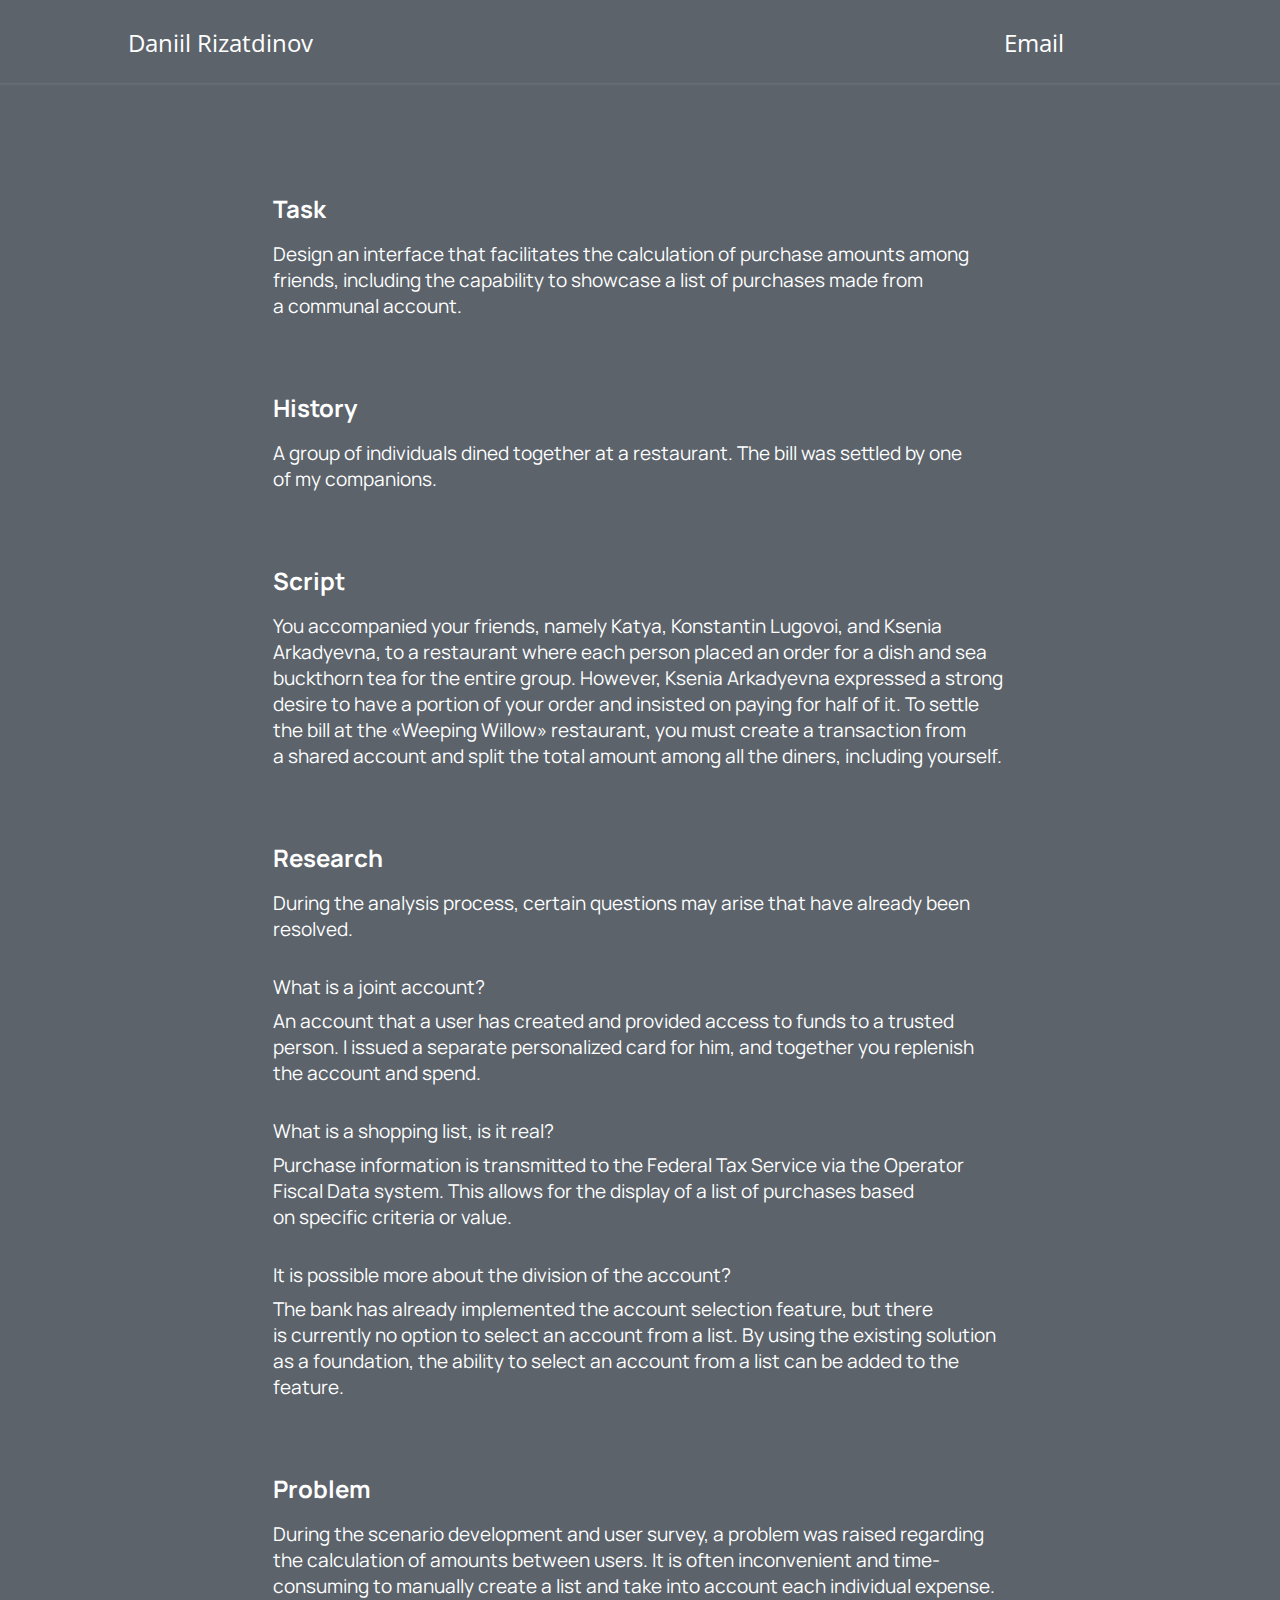
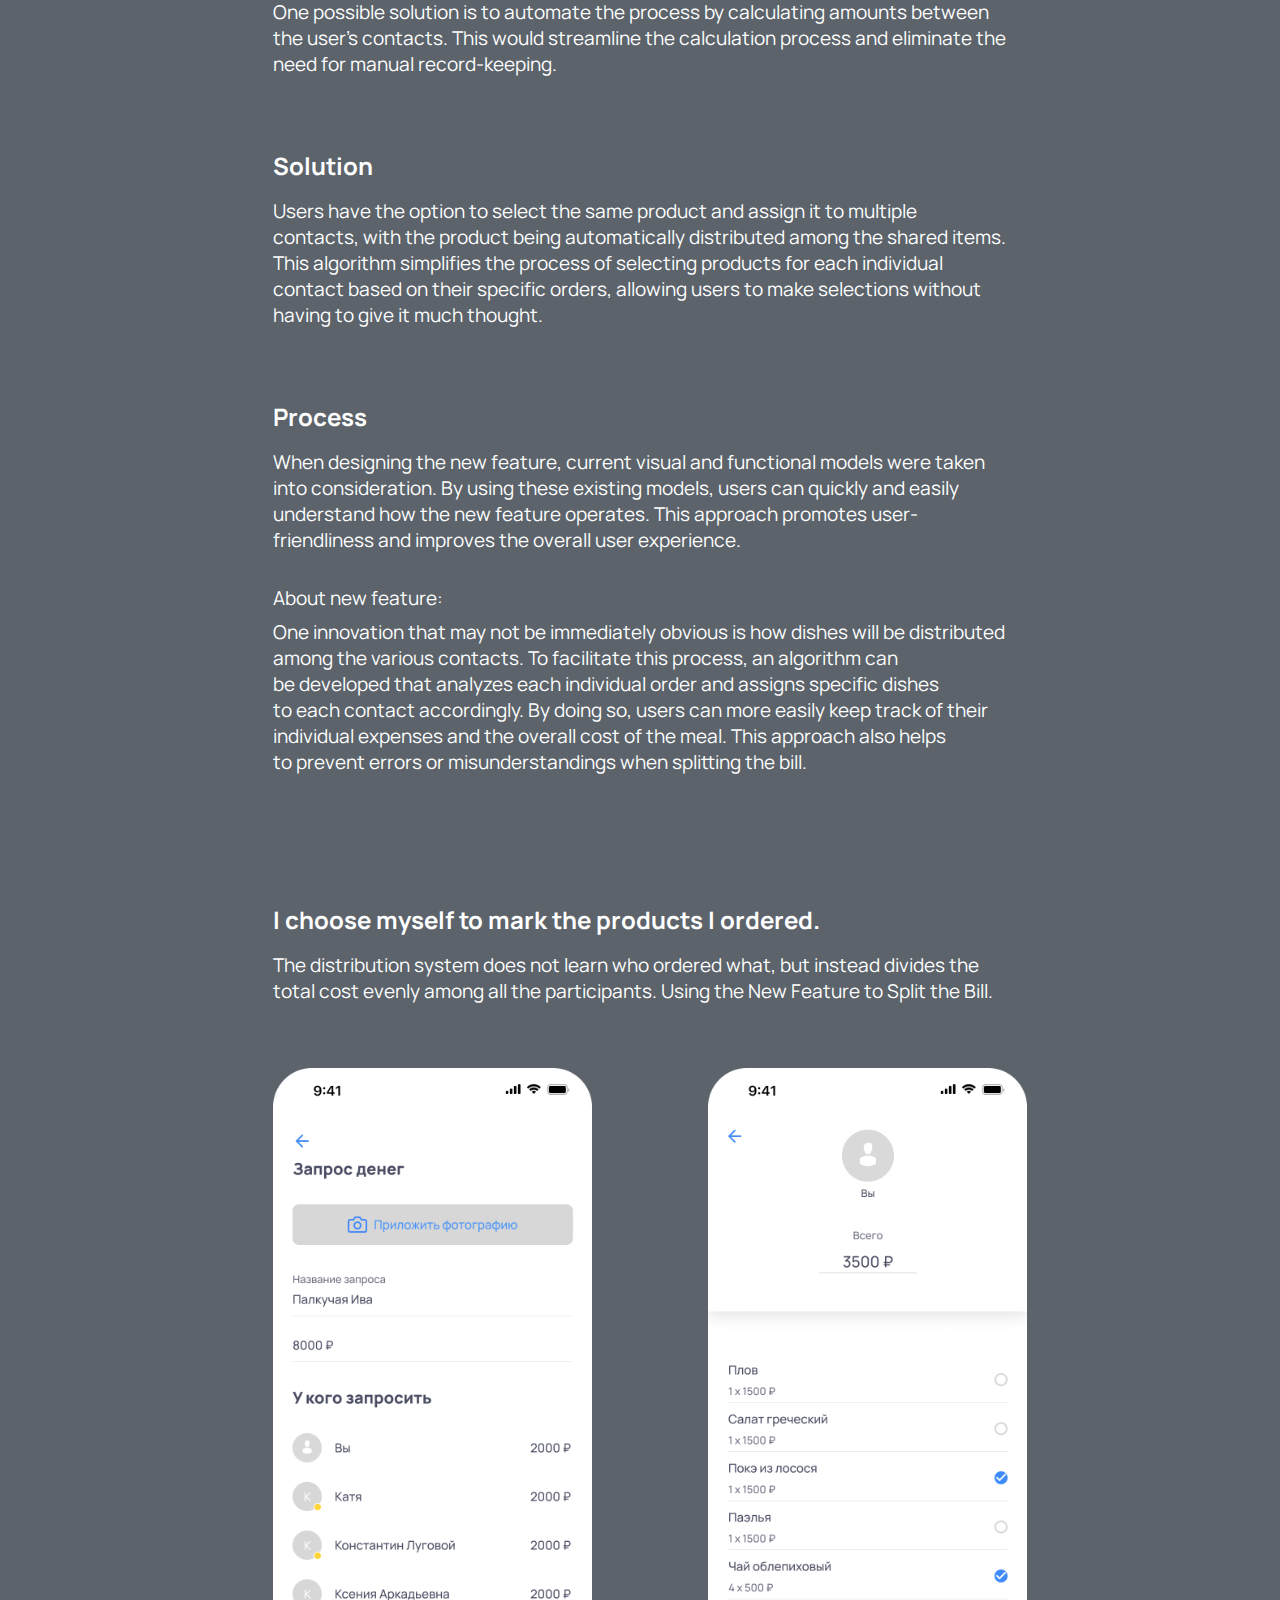
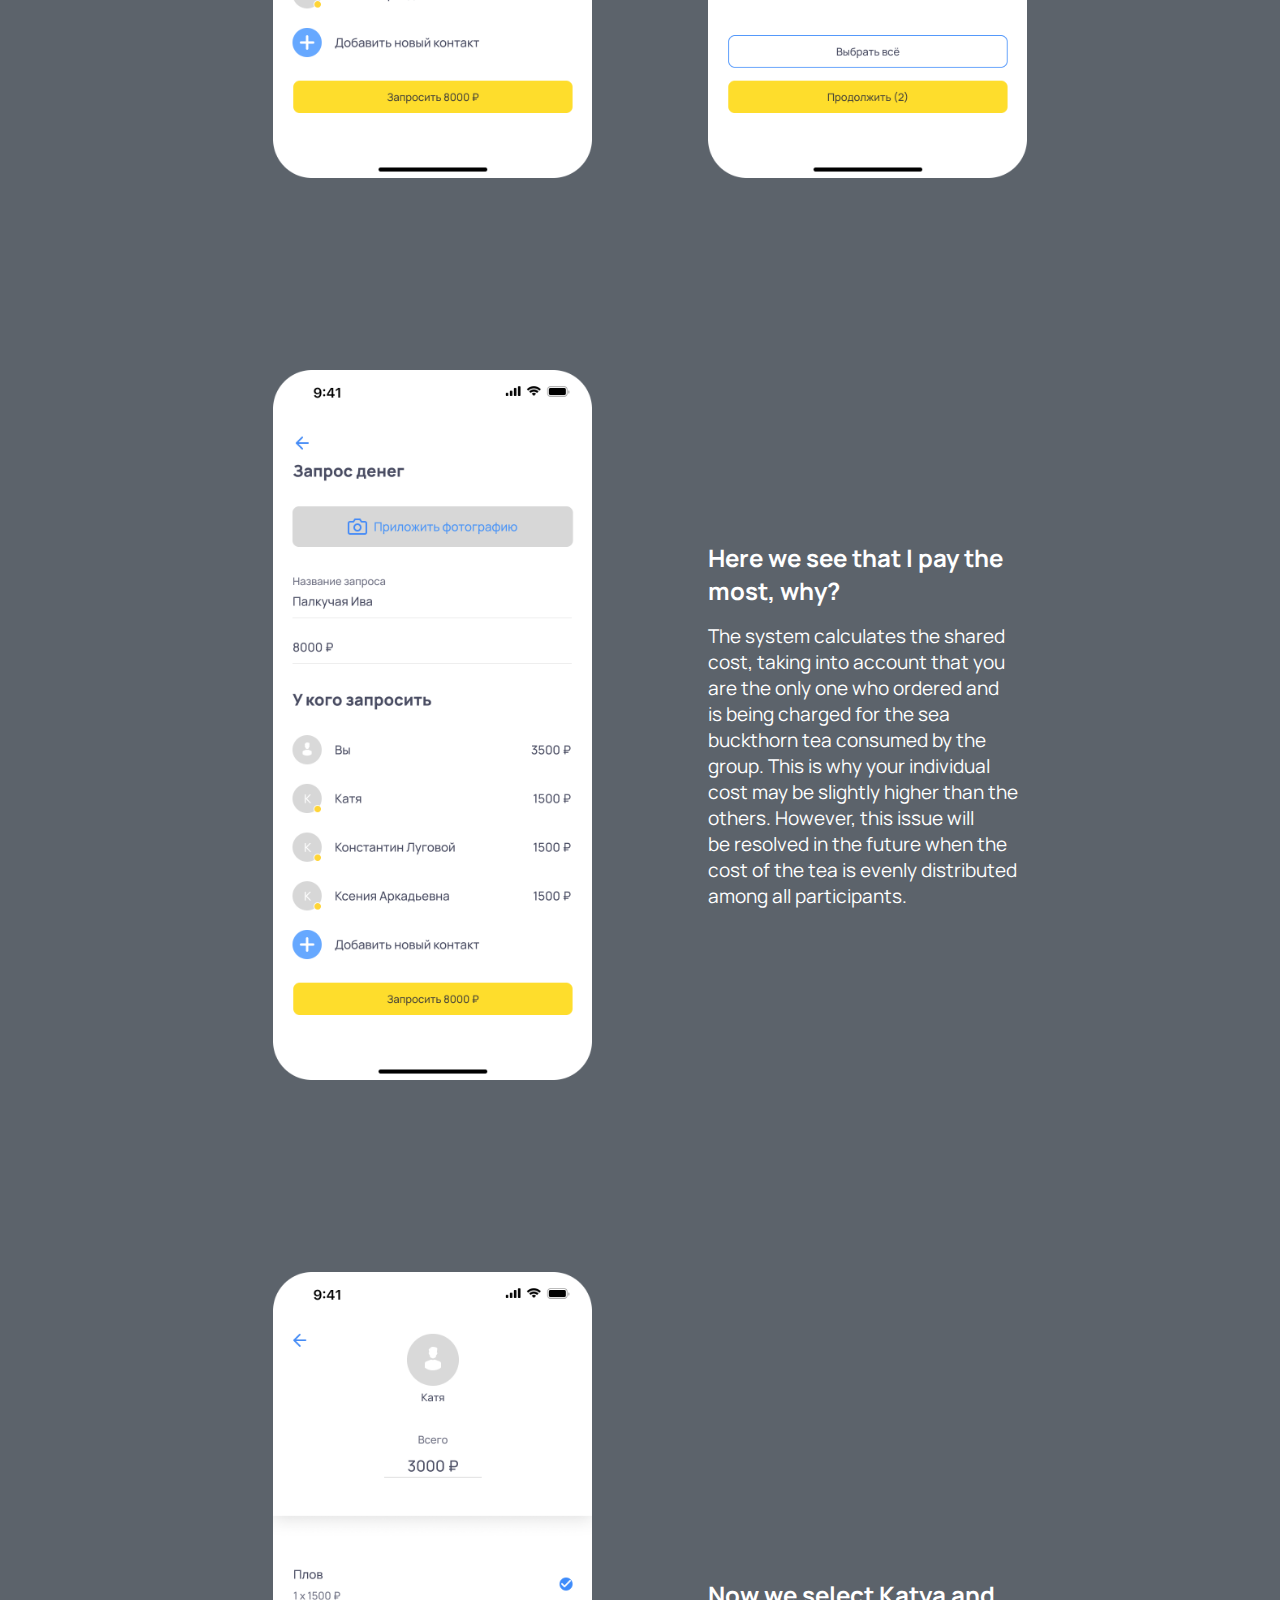
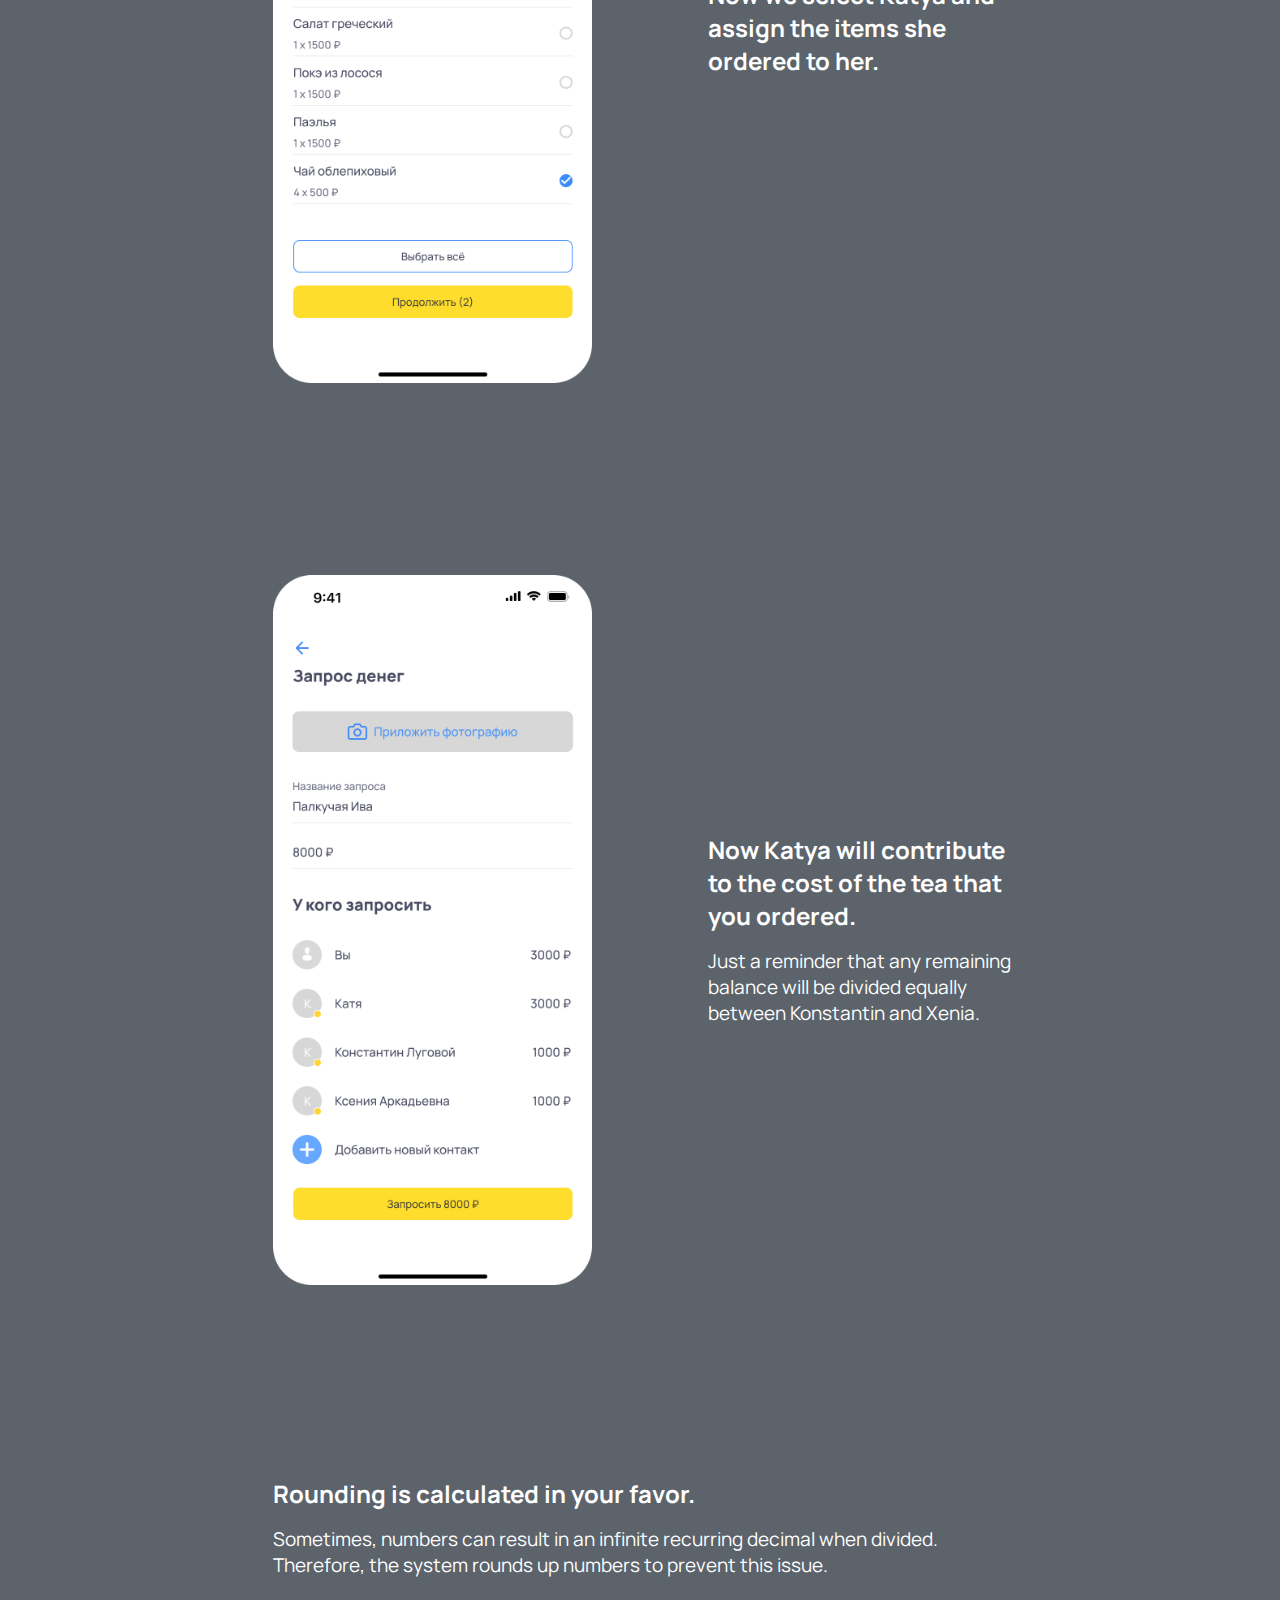
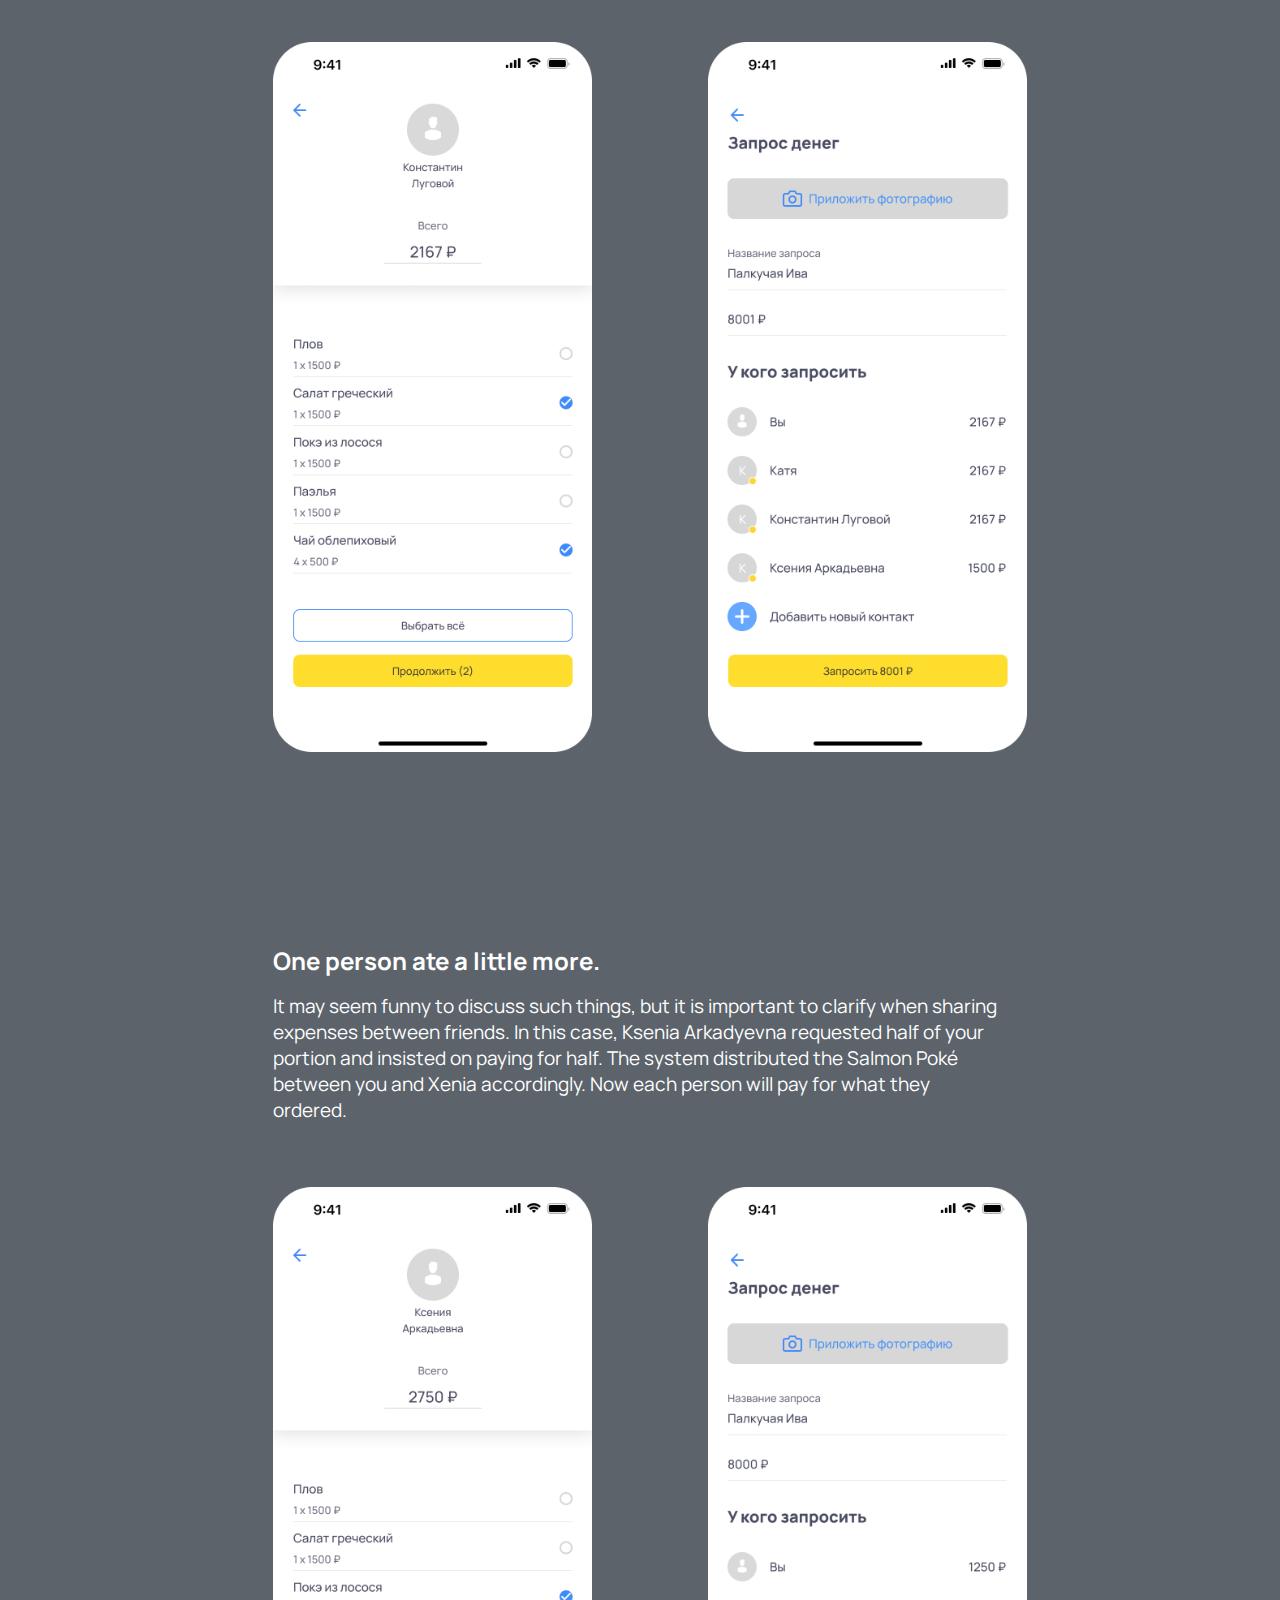
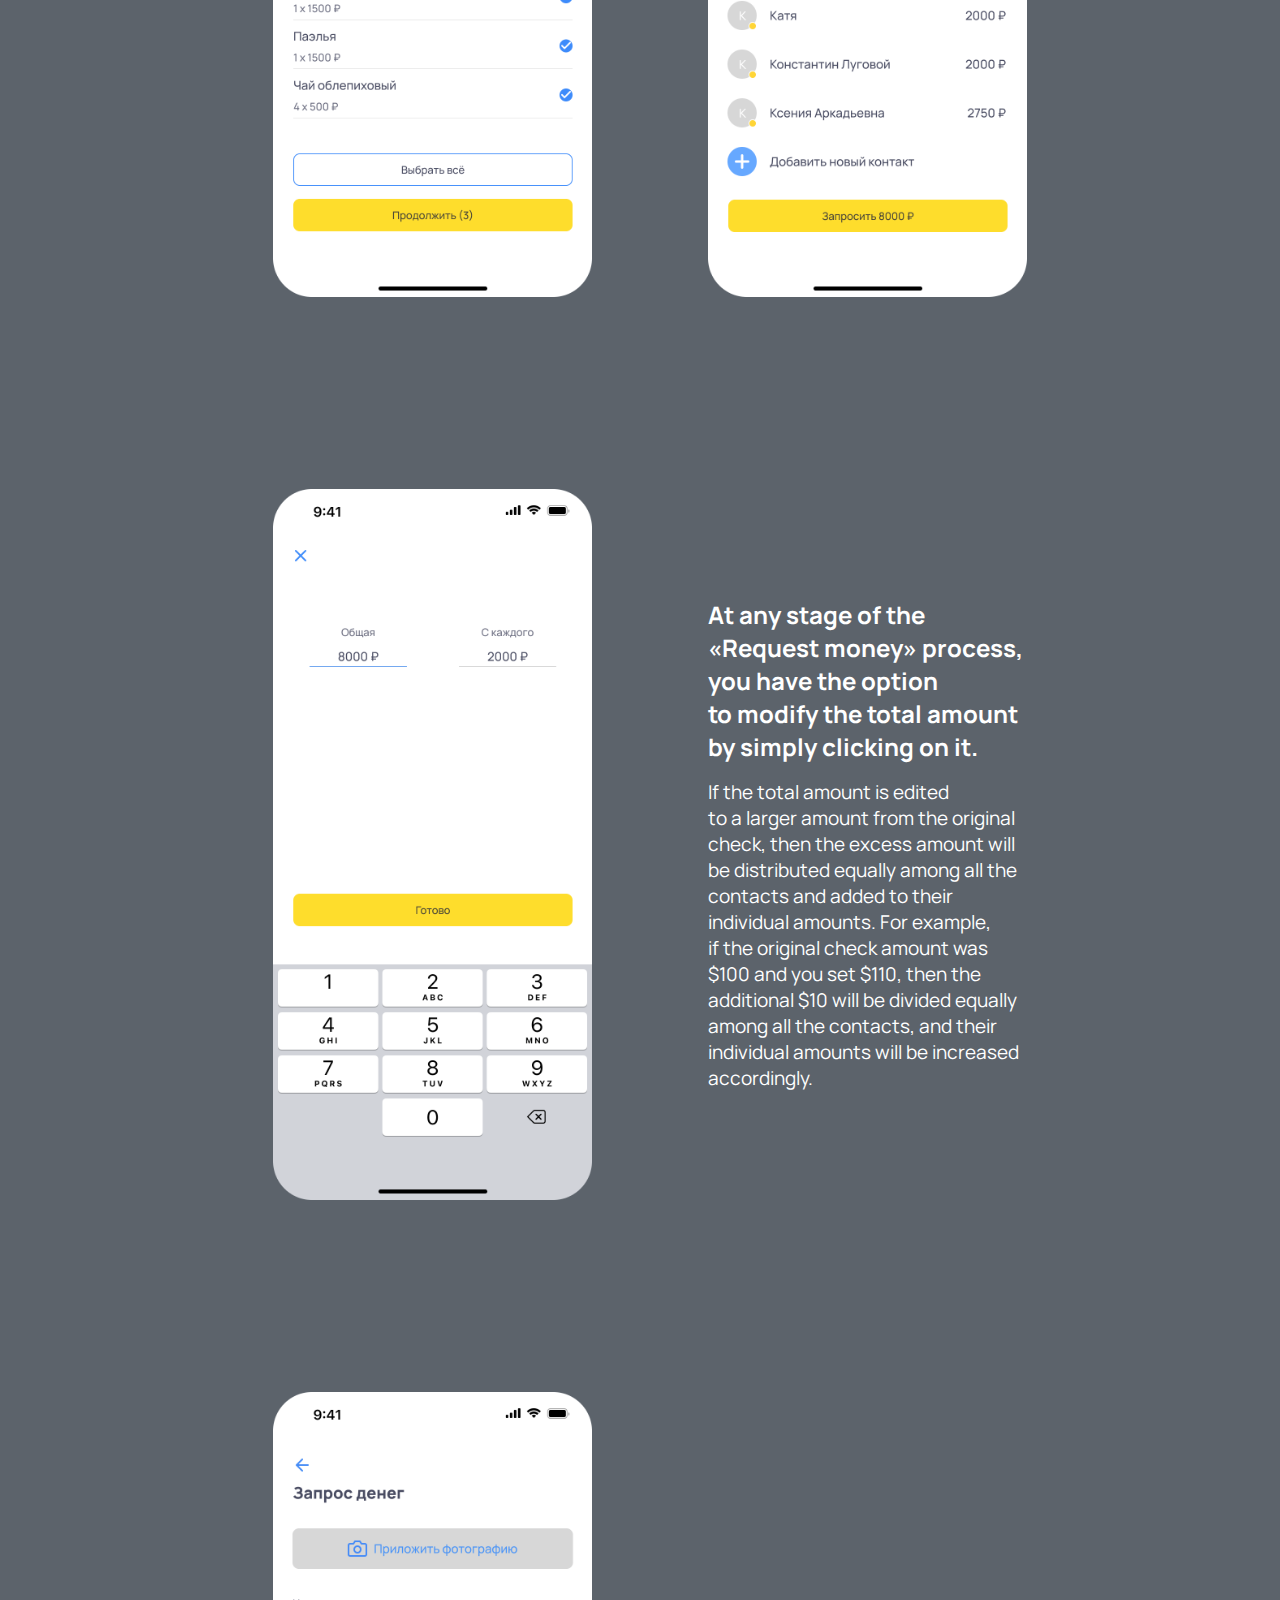
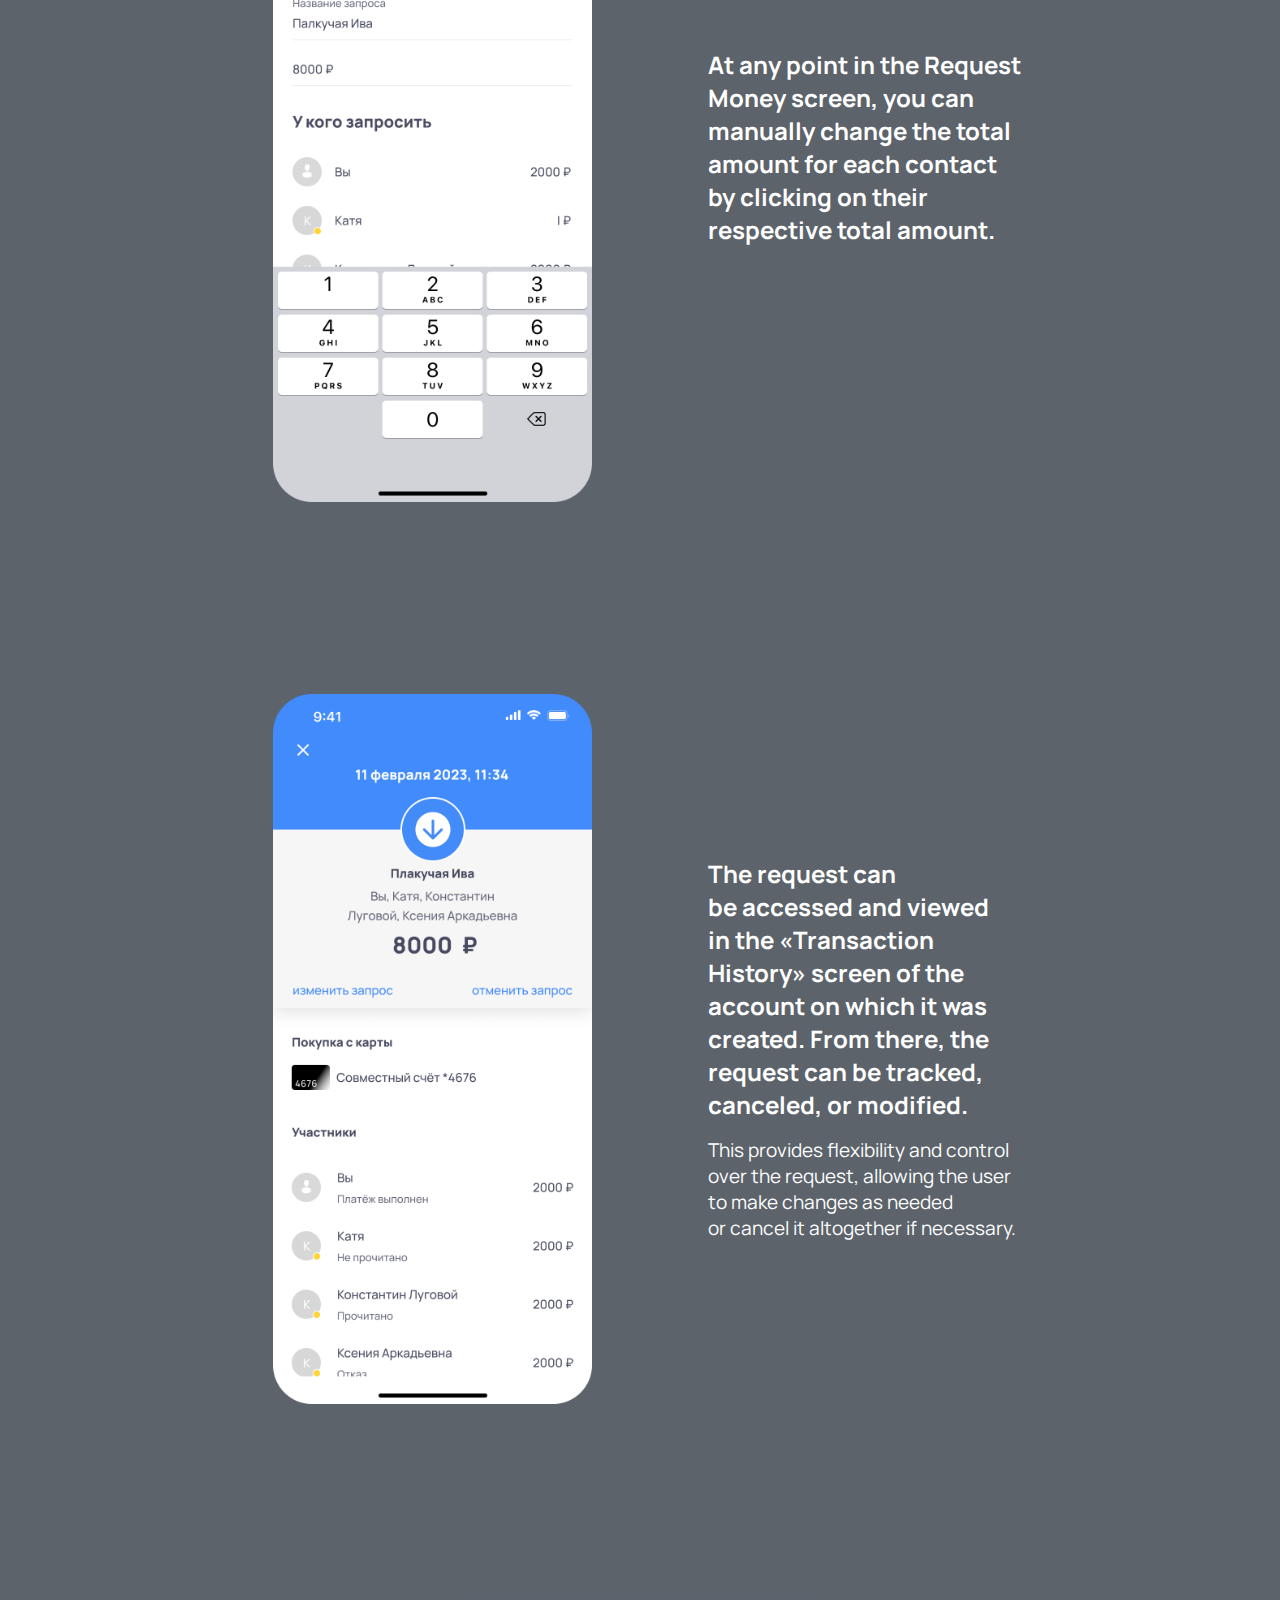
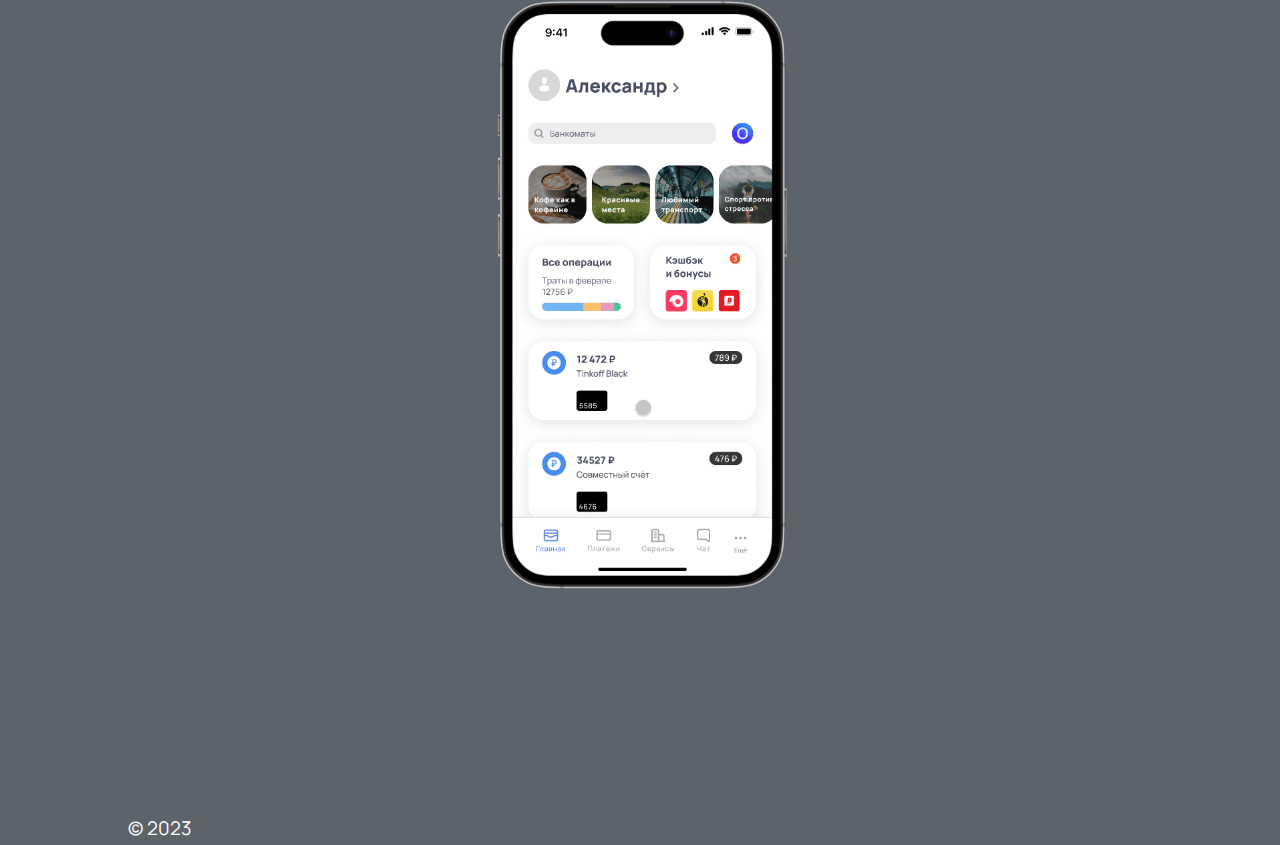
<file: tinkoff-app.html>
<!DOCTYPE html>
<html lang="en">
<head>
    <meta charset="UTF-8">
    <meta http-equiv="X-UA-Compatible" content="IE=edge">
    <meta name="viewport" content="width=device-width, initial-scale=1.0">
    <link rel="stylesheet" href="style-tinkoff-app.css">
    <!-- Google Tag Manager -->
    <script>(function(w,d,s,l,i){w[l]=w[l]||[];w[l].push({'gtm.start':
    new Date().getTime(),event:'gtm.js'});var f=d.getElementsByTagName(s)[0],
    j=d.createElement(s),dl=l!='dataLayer'?'&l='+l:'';j.async=true;j.src=
    'https://www.googletagmanager.com/gtm.js?id='+i+dl;f.parentNode.insertBefore(j,f);
    })(window,document,'script','dataLayer','GTM-5HVQWRD');</script>
    <!-- End Google Tag Manager -->
    <link rel="preconnect" href="https://fonts.googleapis.com">
    <link rel="preconnect" href="https://fonts.gstatic.com" crossorigin>
    <link href="https://fonts.googleapis.com/css2?family=Manrope:wght@300;400&family=Open+Sans&display=swap" rel="stylesheet">
    <title>Tinkoff app</title>
    <title>Document</title>
</head>
<body>
    <!-- Google Tag Manager (noscript) -->
    <noscript><iframe src="https://www.googletagmanager.com/ns.html?id=GTM-5HVQWRD"
    height="0" width="0" style="display:none;visibility:hidden"></iframe></noscript>
    <!-- End Google Tag Manager (noscript) -->
    <header class="header">
        <nav class="nav">
            <div class="daniel">
                <a href="index.html">Daniil Rizatdinov</a>
            </div>
            <div class="contact">
                <!--<a href="">CV</a>-->
                <a href="mailto:rizatdinou@gmail.com">Email</a>
            </div>
        </nav>
    </header>
    <div class="content">
        <main class="main">
            <section class="section-about">
                <div class="block">
                    <div class="block-title">
                        Task
                    </div>
                    <div class="block-describe">
                        Design an interface that facilitates the calculation of purchase amounts among friends, including the capability to showcase a list of purchases made from a communal account.
                    </div>
                </div>
                <div class="block">
                    <div class="block-title">
                        History
                    </div>
                    <div class="block-describe">
                        A group of individuals dined together at a restaurant. The bill was settled by one of my companions.
                    </div>
                </div>
                <div class="block">
                    <div class="block-title">
                        Script
                    </div>
                    <div class="block-describe">
                        You accompanied your friends, namely Katya, Konstantin Lugovoi, and Ksenia Arkadyevna, to a restaurant where each person placed an order for a dish and sea buckthorn tea for the entire group. However, Ksenia Arkadyevna expressed a strong desire to have a portion of your order and insisted on paying for half of it. To settle the bill at the «Weeping Willow» restaurant, you must create a transaction from a shared account and split the total amount among all the diners, including yourself.
                    </div>
                </div>
                <div class="multiply-block">
                    <div class="block">
                        <div class="block-title">
                            Research
                        </div>
                        <div class="block-describe">
                            During the analysis process, certain questions may arise that have already been resolved.
                        </div>
                    </div>
                    <div class="sub-block">
                        <div class="sub-title">
                            What is a joint account?
                        </div>
                        <div class="block-describe">
                            An account that a user has created and provided access to funds to a trusted person. I issued a separate personalized card for him, and together you replenish the account and spend.
                        </div>
                    </div>
                    <div class="sub-block">
                        <div class="sub-title">
                            What is a shopping list, is it real?
                        </div>
                        <div class="block-describe">
                            Purchase information is transmitted to the Federal Tax Service via the Operator Fiscal Data system. This allows for the display of a list of purchases based on specific criteria or value.
                        </div>
                    </div>
                    <div class="sub-block">
                        <div class="sub-title">
                            It is possible more about the division of the account?
                        </div>
                        <div class="block-describe">
                            The bank has already implemented the account selection feature, but there is currently no option to select an account from a list. By using the existing solution as a foundation, the ability to select an account from a list can be added to the feature.
                        </div>
                    </div>
                </div>
                <div class="block">
                    <div class="block-title">
                        Problem
                    </div>
                    <div class="block-describe">
                        During the scenario development and user survey, a problem was raised regarding the calculation of amounts between users. It is often inconvenient and time-consuming to manually create a list and take into account each individual expense. One possible solution is to automate the process by calculating amounts between the user’s contacts. This would streamline the calculation process and eliminate the need for manual record-keeping.
                    </div>
                </div>
                <div class="block">
                    <div class="block-title">
                        Solution
                    </div>
                    <div class="block-describe">
                        Users have the option to select the same product and assign it to multiple contacts, with the product being automatically distributed among the shared items. This algorithm simplifies the process of selecting products for each individual contact based on their specific orders, allowing users to make selections without having to give it much thought.
                    </div>
                </div>
                <div class="multiply-block">
                    <div class="block">
                        <div class="block-title">
                            Process
                        </div>
                        <div class="block-describe">
                            When designing the new feature, current visual and functional models were taken into consideration. By using these existing models, users can quickly and easily understand how the new feature operates. This approach promotes user-friendliness and improves the overall user experience.
                        </div>
                    </div>
                    <div class="sub-block">
                        <div class="sub-title">
                            About new feature:
                        </div>
                        <div class="block-describe">
                            One innovation that may not be immediately obvious is how dishes will be distributed among the various contacts. To facilitate this process, an algorithm can be developed that analyzes each individual order and assigns specific dishes to each contact accordingly. By doing so, users can more easily keep track of their individual expenses and the overall cost of the meal. This approach also helps to prevent errors or misunderstandings when splitting the bill.
                        </div>
                    </div>
                </div>
            </section>
            <section class="section-flow">
                <div class="describe-image">
                    <div class="block">
                        <div class="block-title">
                            I choose myself to mark the products I ordered.
                        </div>
                        <div class="block-describe">
                            The distribution system does not learn who ordered what, but instead divides the total cost evenly among all the participants. Using the New Feature to Split the Bill.
                        </div>
                    </div>
                    <div class="two-image">
                        <img class="mobilescreen" src="picture/62-tinkoff-app-ask's-menu.png" alt="62-tinkoff-app-ask's-menu">
                        <img class="mobilescreen" src="picture/63-tinkoff-app-choosing-product(1).png" alt="63-tinkoff-app-choosing-product(1)">
                    </div>

                </div>
                <div class="two-image">
                    <img class="mobilescreen" src="picture/64-tinkoff-app-ask's-menu-(1).png" alt="64-tinkoff-app-ask's-menu-(1)">
                    <div class="block-describe-image">
                        <div class="block-title">
                            Here we see that I pay the most, why?
                        </div>
                        <div class="block-describe">
                            The system calculates the shared cost, taking into account that you are the only one who ordered and is being charged for the sea buckthorn tea consumed by the group. This is why your individual cost may be slightly higher than the others. However, this issue will be resolved in the future when the cost of the tea is evenly distributed among all participants.
                        </div>
                    </div>
                </div>
                <div class="two-image">
                    <img class="mobilescreen" src="picture/65-tinkoff-app-choosing-product(2).png" alt="65-tinkoff-app-choosing-product(2)">
                    <div class="block-describe-image">
                        <div class="block-title">
                            Now we select Katya and assign the items she ordered to her.
                        </div>
                    </div>
                </div>
                <div class="two-image">
                    <img class="mobilescreen" src="picture/66-tinkoff-app-ask's-menu-(2).png" alt="66-tinkoff-app-ask's-menu-(2)">
                    <div class="block-describe-image">
                        <div class="block-title">
                            Now Katya will contribute to the cost of the tea that you ordered.
                        </div>
                        <div class="block-describe">
                            Just a reminder that any remaining balance will be divided equally between Konstantin and Xenia.
                        </div>
                    </div>
                </div>
                <div class="describe-image">
                    <div class="block">
                        <div class="block-title">
                            Rounding is calculated in your favor.
                        </div>
                        <div class="block-describe">
                            Sometimes, numbers can result in an infinite recurring decimal when divided. Therefore, the system rounds up numbers to prevent this issue.
                        </div>
                    </div>
                    <div class="two-image">
                        <img class="mobilescreen" src="picture/67-tinkoff-app-choosing-product(3).png" alt="67-tinkoff-app-choosing-product(3)">
                        <img class="mobilescreen" src="picture/68-tinkoff-app-ask's-menu(3)-with-rounding.png" alt="68-tinkoff-app-ask's-menu(3)-with-rounding">
                    </div>

                </div>
                <div class="describe-image">
                    <div class="block">
                        <div class="block-title">
                            One person ate a little more.
                        </div>
                        <div class="block-describe">
                            It may seem funny to discuss such things, but it is important to clarify when sharing expenses between friends. In this case, Ksenia Arkadyevna requested half of your portion and insisted on paying for half. The system distributed the Salmon Poké between you and Xenia accordingly. Now each person will pay for what they ordered.
                        </div>
                    </div>
                    <div class="two-image">
                        <img class="mobilescreen" src="picture/69-tinkoff-app-choosing-product(4).png" alt="69-tinkoff-app-choosing-product(4)">
                        <img class="mobilescreen" src="picture/70-tinkoff-app-ask's-menu(4).png" alt="70-tinkoff-app-ask's-menu(4)">
                    </div>

                </div>
                <div class="two-image">
                    <img class="mobilescreen" src="picture/71-tinkoff-app-change-total-sum.png" alt="71-tinkoff-app-change-total-sum">
                    <div class="block-describe-image">
                        <div class="block-title">
                            At any stage of the «Request money» process, you have the option to modify the total amount by simply clicking on it.
                        </div>
                        <div class="block-describe">
                            If the total amount is edited to a larger amount from the original check, then the excess amount will be distributed equally among all the contacts and added to their individual amounts. For example, if the original check amount was $100 and you set $110, then the additional $10 will be divided equally among all the contacts, and their individual amounts will be increased accordingly.
                        </div>
                    </div>
                </div>
                <div class="two-image">
                    <img class="mobilescreen" src="picture/72-tinkoff-app-change-everybody-amount-of-money.png" alt="72-tinkoff-app-change-everybody-amount-of-money">
                    <div class="block-describe-image">
                        <div class="block-title">
                            At any point in the Request Money screen, you can manually change the total amount for each contact by clicking on their respective total amount.
                        </div>
                    </div>
                </div>
                <div class="two-image">
                    <img class="mobilescreen" src="picture/73-tinkoff-app-about-and-lists.png" alt="73-tinkoff-app-about-and-lists">
                    <div class="block-describe-image">
                        <div class="block-title">
                            The request can be accessed and viewed in the «Transaction History» screen of the account on which it was created. From there, the request can be tracked, canceled, or modified.
                        </div>
                        <div class="block-describe">
                            This provides flexibility and control over the request, allowing the user to make changes as needed or cancel it altogether if necessary.
                        </div>
                    </div>
                </div>
                <img class="animation" src="picture/tinkoff-app.gif" alt="tinkoff-app">
            </section>
        </main>
        <footer class="footer">
            <div class="copyright"> 
                 © 2023
            </div>
        </footer>
    </div>
</body>
</html>
</file>
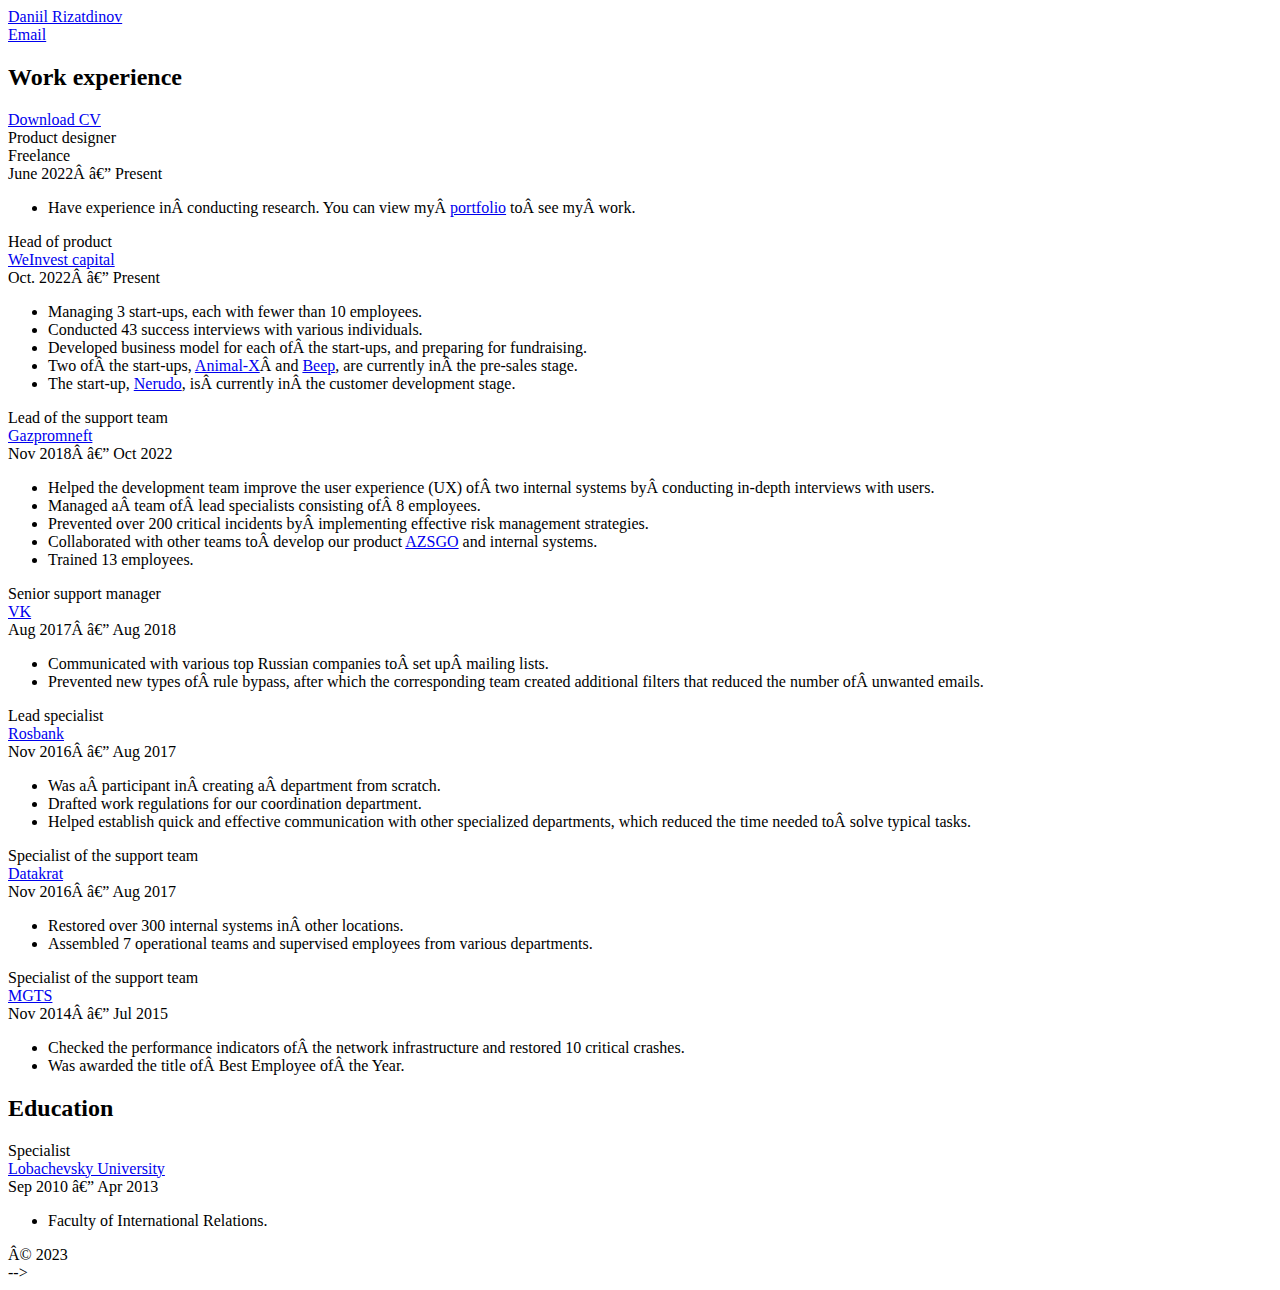
<file: work-experience.html>
<!-- <!DOCTYPE html>
<html lang="en">
<head>
    <meta charset="UTF-8">
    <meta http-equiv="X-UA-Compatible" content="IE=edge">
    <meta name="viewport" content="width=device-width, initial-scale=1.0">
    <link rel="stylesheet" href="style-work-experience.css">
    <!-- Google Tag Manager -->
    <script>(function(w,d,s,l,i){w[l]=w[l]||[];w[l].push({'gtm.start':
    new Date().getTime(),event:'gtm.js'});var f=d.getElementsByTagName(s)[0],
    j=d.createElement(s),dl=l!='dataLayer'?'&l='+l:'';j.async=true;j.src=
    'https://www.googletagmanager.com/gtm.js?id='+i+dl;f.parentNode.insertBefore(j,f);
    })(window,document,'script','dataLayer','GTM-5HVQWRD');</script>
    <!-- End Google Tag Manager -->
    <link rel="preconnect" href="https://fonts.googleapis.com">
    <link rel="preconnect" href="https://fonts.gstatic.com" crossorigin>
    <link href="https://fonts.googleapis.com/css2?family=Manrope:wght@300;400&family=Open+Sans&display=swap" rel="stylesheet">
    <title>Work experience</title>
</head>
<script async src="https://www.googletagmanager.com/gtag/js?id=G-44004PVEJ1"></script>
<script>
  window.dataLayer = window.dataLayer || [];
  function gtag(){dataLayer.push(arguments);}
  gtag('js', new Date());

  gtag('config', 'G-44004PVEJ1');
</script>
<body>
    <!-- Google Tag Manager (noscript) -->
    <noscript><iframe src="https://www.googletagmanager.com/ns.html?id=GTM-5HVQWRD"
    height="0" width="0" style="display:none;visibility:hidden"></iframe></noscript>
    <!-- End Google Tag Manager (noscript) -->
    <header class="header">
        <nav class="nav">
            <div class="daniel">
                <a href="index.html">Daniil Rizatdinov</a>
            </div>
            <div class="contact">
                <!-- <a href="index.html">CV</a> -->
                <a href="mailto:rizatdinou@gmail.com">Email</a>
            </div>
        </nav>
    </header>
    <content class="content">
        <div class="main">
            <div class="wrap">
             <section class="title-download">
                 <div class="title">
                     <h2>Work experience</h2>
                 </div>
                 <a class="download-cv" href="CV-Daniel-Rizatdinov.pdf" download="">Download CV</a>
             </section>
             <section class="section-job">
                 <div class="job-info">
                     <div class="job-title">
                         <div class="post">
                             Product designer
                         </div>
                         <div class="company">
                             Freelance
                         </div>
                     </div>
                     <div class="job-date">
                         June 2022 — Present
                     </div>
                 </div>
                 <ul class="job-about">
                     <li class="job-point">Have experience in conducting research. You can view my <a href="index.html" >portfolio</a> to see my work.</li>
                 </ul>
             </section>
            </div>
             <section class="section-job">
                 <div class="job-info">
                     <div class="job-title">
                         <div class="post">
                             Head of product
                         </div>
                         <div class="company">
                             <a href="https://weinvest.capital/" target="_blank">WeInvest capital</a>
                         </div>
                     </div>
                     <div class="job-date">
                         Oct. 2022 — Present
                     </div>
                 </div>
                 <ul class="job-about">
                     <li class="job-point">Managing 3 start-ups, each with fewer than 10 employees.</li>
                     <li class="job-point">Conducted 43 success interviews with various individuals.</li>
                     <li class="job-point">Developed business model for each of the start-ups, and preparing for fundraising.</li>
                     <li class="job-point">Two of the start-ups, <a href="http://animal-x.for-customers.com/" target="_blank">Animal-X</a> and <a href="https://play.google.com/store/apps/details?id=kz.beep.mobile" target="_blank">Beep</a>, are currently in the pre-sales stage.</li>
                     <li class="job-point">The start-up, <a href="http://nerudo.for-customers.com/" target="_blank">Nerudo</a>, is currently in the customer development stage.</li>
                 </ul>
             </section>
             <section class="section-job">
                 <div class="job-info">
                     <div class="job-title">
                         <div class="post">
                             Lead of the support team
                         </div>
                         <div class="company">
                             <a href="https://www.gazprom-neft.ru/" target="_blank">Gazpromneft</a>
                         </div>
                     </div>
                     <div class="job-date">
                         Nov 2018 — Oct 2022
                     </div>
                 </div>
                 <ul class="job-about">
                     <li class="job-point">Helped the development team improve the user experience (UX) of two internal systems by conducting in-depth interviews with users.</li>
                     <li class="job-point">Managed a team of lead specialists consisting of 8 employees.</li>
                     <li class="job-point">Prevented over 200 critical incidents by implementing effective risk management strategies.</li>
                     <li class="job-point">Collaborated with other teams to develop our product <a href="https://play.google.com/store/apps/details?id=ru.azsgo.azs_go&hl=ru&gl=US" target="_blank">AZSGO</a> and internal systems.</li>
                     <li class="job-point">Trained 13 employees.</li>
                 </ul>
             </section>
             <section class="section-job">
                 <div class="job-info">
                     <div class="job-title">
                         <div class="post">
                             Senior support manager
                         </div>
                         <div class="company">
                             <a href="https://vk.company/en/" target="_blank">VK</a>
                         </div>
                     </div>
                     <div class="job-date">
                         Aug 2017 — Aug 2018
                     </div>
                 </div>
                 <ul class="job-about">
                     <li class="job-point">Communicated with various top Russian companies to set up mailing lists.</li>
                     <li class="job-point">Prevented new types of rule bypass, after which the corresponding team created additional filters that reduced the number of unwanted emails.</li>
                 </ul>
             </section>
             <section class="section-job">
                 <div class="job-info">
                     <div class="job-title">
                         <div class="post">
                             Lead specialist
                         </div>
                         <div class="company">
                             <a href="https://www.rosbank.ru/en/individuals/" target="_blank">Rosbank</a>
                         </div>
                     </div>
                     <div class="job-date">
                         Nov 2016 — Aug 2017
                     </div>
                 </div>
                 <ul class="job-about">
                     <li class="job-point">Was a participant in creating a department from scratch.</li>
                     <li class="job-point">Drafted work regulations for our coordination department.</li>
                     <li class="job-point">Helped establish quick and effective communication with other specialized departments, which reduced the time needed to solve typical tasks.</li>
                 </ul>
             </section>
             <section class="section-job">
                 <div class="job-info">
                     <div class="job-title">
                         <div class="post">
                             Specialist of the support team
                         </div>
                         <div class="company">
                             <a href="https://www.datakrat.ru/" target="_blank">Datakrat</a>
                         </div>
                     </div>
                     <div class="job-date">
                         Nov 2016 — Aug 2017
                     </div>
                 </div>
                 <ul class="job-about">
                     <li class="job-point">Restored over 300 internal systems in other locations.</li>
                     <li class="job-point">Assembled 7 operational teams and supervised employees from various departments.</li>
                 </ul>
             </section>
             <section class="section-job">
                 <div class="job-info">
                     <div class="job-title">
                         <div class="post">
                             Specialist of the support team
                         </div>
                         <div class="company">
                             <a href="https://mgts.ru/" target="_blank">MGTS</a>
                         </div>
                     </div>
                     <div class="job-date">
                         Nov 2014 — Jul 2015
                     </div>
                 </div>
                 <ul class="job-about">
                     <li class="job-point">Checked the performance indicators of the network infrastructure and restored 10 critical crashes.</li>
                     <li class="job-point">Was awarded the title of Best Employee of the Year.</li>
                 </ul>
             </section>
             <div class="wrap">
             <section class="education">
                 <div class="title">
                     <h2>Education</h2>
                 </div>
             </section>
             <section class="section-job">
                 <div class="job-info">
                     <div class="job-title">
                         <div class="post">
                             Specialist
                         </div>
                         <div class="company">
                             <a href="http://eng.unn.ru/" target="_blank">Lobachevsky University</a>
                         </div>
                     </div>
                     <div class="job-date">
                         Sep 2010  — Apr 2013   
                     </div>
                 </div>
                 <ul class="job-about">
                     <li class="job-point">Faculty of International Relations.</li>
                 </ul>
             </section>
             </div>
        </div>
        <footer class="footer">
            <div class="copyright"> 
                 © 2023
            </div>
        </footer>
    </content>
</body>
</html>
-->
</file>
<file: style.css>
html, body, div, span, applet, object, iframe,
h1, h2, h3, h4, h5, h6, p, blockquote, pre,
a, abbr, acronym, address, big, cite, code,
del, dfn, em, img, ins, kbd, q, s, samp,
small, strike, strong, sub, sup, tt, var,
b, u, i, center,
dl, dt, dd, ol, ul, li,
fieldset, form, label, legend,
table, caption, tbody, tfoot, thead, tr, th, td,
article, aside, canvas, details, embed, 
figure, figcaption, footer, header, hgroup, 
menu, nav, output, ruby, section, summary,
time, mark, audio, video {
  margin: 0;
  padding: 0;
  border: 0;
  font-size: 100%;
  font: inherit;
  vertical-align: baseline;
  font-family: Helvetica, 'Open sans', sans-serif;
}

a, a:visited { /* порядок правил для ссылок имеет значение */
    color: black;
    text-decoration: underline;
    transition: 200ms;
    transition-timing-function: ease-in-out;
    -webkit-transition: 200ms;
    -webkit-transition-timing-function: ease-in-out;
}

a:hover {
  color: rgb(160, 160, 160);
  text-decoration:none;
}



a:focus, a:active {
  color: #000000;
  text-decoration: underline;

}

.header a {
    color: black;
    text-decoration: none;
    transition: 200ms;
    transition-timing-function: ease-in-out;
    -webkit-transition: 200ms;
    -webkit-transition-timing-function: ease-in-out;
}

.header a:hover {
    color: rgb(160, 160, 160);
}


body {
    background: #FFFFFF;
    
}

.header {
    position: fixed;  
    top: 0;  
    z-index: 100;
    width: 100%;
    height: 83px;
    background: #FFFFFF;
    box-shadow: 0px 1px 1px rgba(0, 0, 0, 0.08);
}

.nav {
    position: relative;
    display: flex;
    flex-direction: row;
    justify-content: space-between;
    width: 80vw;
    max-width: 1546px;
    height: 33px;
    margin: auto;
    top: 50%;
    transform: translateY(-50%);
    font-size: 24px;
    font-style: normal;
    font-weight: 400;
    line-height: 33px;

}

.daniel {
    width: 50%;
}

.contact {
    width: 40%;
    max-width: 148px;
}

.content {
    display: flex;
    flex-direction: column;
    align-items: center;
    gap: 165px;
    margin-top: 165px;
}

.main {
    display: flex;
    order: 1;
    flex-direction: column;
    justify-content: space-between;
    width:60vw;
    max-width: 1018px;
    margin: auto;
    gap: 128px;
}

.about {
    width: 100%;
    max-width: 1018px;
    font-weight: 400;
    font-size: 32px;
    line-height: 43,58px;
}

.portfolio {
    display: flex;
    flex-direction: column;
    align-items: flex-start;
    gap: 24px;
    font-family: 'Open Sans';
    font-style: normal;
    font-weight: 400;
    font-size: 24px;
    line-height: 33px;
}

.title {
    font-style: normal;
    font-weight: 700;

}

.item {
    display: flex;
    flex-direction: column;
    align-items: flex-start;
    gap: 8px;
}

.footer {
    width: 100%;
    height: 60px;
    bottom: 0px;
    order: 1;
    /* border-top: 1px solid #e9ecef; */ 
}

.copyright {
    position:relative;
    width: 80vw;
    max-width: 1546px;
    margin:  0 auto;
    height: 22px;
    top: 50%;

}

@media (max-width: 760px) {

    .nav {
        font-size: 16px;
        font-style: normal;
        font-weight: 400;
        line-height: 21.79px;
        gap: 118px;
    }

    .daniel {
        width: 130%;
    }

    .about {
        width: 100%;
        max-width: 1018px;
        font-weight: 400;
        font-size: 24px;
        line-height: 33px;
    }
    
    .portfolio {
        font-size: 18px;
        font-style: normal;
        font-weight: 700;
        line-height: 24.51px;
    }

    .item {
        gap: 16px;
        font-size: 18px;
        font-style: normal;
        font-weight: 400;
        line-height: 24.51px;
    }

    .copyright {
        font-style: normal;
        font-weight: 400;
        font-size: 13px;
        line-height: 18px;
    }
}
</file>
<file: style-call-center.css>
html, body, div, span, applet, object, iframe,
h1, h2, h3, h4, h5, h6, p, blockquote, pre,
a, abbr, acronym, address, big, cite, code,
del, dfn, em, img, ins, kbd, q, s, samp,
small, strike, strong, sub, sup, tt, var,
b, u, i, center,
dl, dt, dd, ol, ul, li,
fieldset, form, label, legend,
table, caption, tbody, tfoot, thead, tr, th, td,
article, aside, canvas, details, embed, 
figure, figcaption, footer, header, hgroup, 
menu, nav, output, ruby, section, summary,
time, mark, audio, video {
  margin: 0;
  padding: 0;
  border: 0;
  background-color: #5C636B;
  color: white;
  font-size: 100%;
  font: inherit;
  vertical-align: baseline;
  font-family: Manrope, Helvetica, sans-serif;
  font-weight: 400;
  font-size: 19px;
  line-height: 26px;
}

a, a:visited { /* порядок правил для ссылок имеет значение */
    color: white;
    text-decoration: underline;
    transition: 200ms;
    transition-timing-function: ease-in-out;
    -webkit-transition: 200ms;
    -webkit-transition-timing-function: ease-in-out;
}

a:hover {
  color: rgb(160, 160, 160);
  text-decoration:none;
}

a:focus, a:active {
  color: #000000;
  text-decoration: underline;

}

.header a {
    color: white;
    text-decoration: none;
    transition: 200ms;
    transition-timing-function: ease-in-out;
    -webkit-transition: 200ms;
    -webkit-transition-timing-function: ease-in-out;
    font-family: 'Open sans', sans-serif;
    font-weight: 400;
    font-size: 24px;
    line-height: 33px;
}

.header a:hover {
    color: rgb(160, 160, 160);
}

.header {
    position: fixed;  
    top: 0;  
    z-index: 100;
    width: 100%;
    height: 83px;
    background: #5C636B;
    box-shadow: 0px 2px 2px rgba(255, 255, 255, 0.08);

}

.nav {
    position: relative;
    display: flex;
    flex-direction: row;
    justify-content: space-between;
    width: 80vw;
    max-width: 1546px;
    height: 33px;
    margin: auto;
    top: 50%;
    transform: translateY(-50%);

}

.daniel {
    width: 50%;
    font-family: 'Open Sans', sans-serif;
    font-style: normal;
    font-weight: 400;
    font-size: 24px;
    line-height: 33px;
}

.contact {
    width: 40%;
    max-width: 148px;
    font-family: 'Open Sans', sans-serif;
    font-style: normal;
    font-weight: 400;
    font-size: 24px;
    line-height: 33px;
}

.content {
    display: flex;
    flex-direction: column;
    align-items: center;
    padding: 0px;
    gap: 192px;
    margin-top: 128px;
}

.main {
    display: flex;
    flex-direction: column;
    align-items: center;
    padding: 0px;
    gap: 192px;
    max-width: 1600px;
    width: 83.3vw;
    margin: auto;
    min-width: 319px;
}

.section-about {
    display: flex;
    flex-direction: column;
    align-items: flex-start;
    padding: 0px;
    gap: 72px;
    max-width: 1550px;
    width: 44.27vw;
    min-width: 320px;
    margin: auto;
}

.section-screens {
    display: flex;
    flex-direction: column;
    align-items: center;
    padding: 0px;
    gap: 72px;
    width: 83.333vw;
    max-width: 1600px;
    min-width: 319px;
    margin: auto;
}

.block {
    display: flex;
    flex-direction: column;
    align-items: flex-start;
    gap: 24px;
}

.block-title {
    font-weight: 700;
    font-size: 24px;
    line-height: 33px;
    min-width: 319px;
}

.block-describe, li {
    font-weight: 500;
    font-size: 16px;
    line-height: 22px;
    max-width: 1550px;
    width: 44.27vw;
    min-width: 319px;
    margin: auto;
}

ul {
    display: flex;
    flex-direction: column;
    align-items: flex-start;
    padding: 0px;
    gap: 8px;
}

li {
    list-style-type: none;
}

.sub-block {
    display: flex;
    flex-direction: column;
    align-items: flex-start;
    padding: 0px;
    gap: 8px;
}

.describe-image {
    display: flex;
    flex-direction: column;
    align-items: center;
    padding: 0px;
    gap: 72px;
    max-width: 1550px;
    width: 44.27vw;
    min-width: 320px;
    margin: auto;
}

.calling-panel {
    width: 18.75vw;
    max-width: 720px;
    min-width: 319px;
    margin: auto;
}

.web-page, .animation {
    width: 83.333vw;
    max-width: 1600px;
    min-width: 319px;
    margin: auto;
}

.footer {
    width: 100%;
    height: 60px;
    bottom: 0px;
    order: 1;
    font-weight: 400;
    font-size: 16px;
    line-height: 22px;
    /* border-top: 1px solid #e9ecef; */ 
}

.copyright {
    position:relative;
    width: 80vw;
    max-width: 1546px;
    margin:  0 auto;
    height: 22px;
    top: 50%;

}

@media (max-width: 760px) {

    .header a {
        font-family: 'Open sans';
        font-weight: 400;
        font-size: 16px;
        line-height: 22px;
    }

    .daniel {
        width: 100%;
        margin: auto;
    }

    .contact {
        margin: auto;
    }

    .copyright {
        font-style: normal;
        font-weight: 400;
        font-size: 13px;
        line-height: 18px;
    }
}
</file>
<file: style-cinema-app.css>
html, body, div, span, applet, object, iframe,
h1, h2, h3, h4, h5, h6, p, blockquote, pre,
a, abbr, acronym, address, big, cite, code,
del, dfn, em, img, ins, kbd, q, s, samp,
small, strike, strong, sub, sup, tt, var,
b, u, i, center,
dl, dt, dd, ol, ul, li,
fieldset, form, label, legend,
table, caption, tbody, tfoot, thead, tr, th, td,
article, aside, canvas, details, embed, 
figure, figcaption, footer, header, hgroup, 
menu, nav, output, ruby, section, summary,
time, mark, audio, video {
  margin: 0;
  padding: 0;
  border: 0;
  font-size: 100%;
  font: inherit;
  vertical-align: baseline;
  font-family: 'Helvetica', 'Open sans', sans-serif;
}

a, a:visited { /* порядок правил для ссылок имеет значение */
    color: black;
    text-decoration: underline;
    transition: 200ms;
    transition-timing-function: ease-in-out;
    -webkit-transition: 200ms;
    -webkit-transition-timing-function: ease-in-out;
}

a:hover {
  color: rgb(160, 160, 160);
  text-decoration:none;
}

a:focus, a:active {
  color: #000000;
  text-decoration: underline;

}

.header a {
    color: black;
    text-decoration: none;
    transition: 200ms;
    transition-timing-function: ease-in-out;
    -webkit-transition: 200ms;
    -webkit-transition-timing-function: ease-in-out;
}

.header a:hover {
    color: rgb(160, 160, 160);
}


body {
    background: #FFFFFF;
    
}

h2 {

    font-style: normal;
    font-weight: 700;
    font-size: 32px;
    line-height: 40px;
}

.name-title {
    font-style: normal;
    font-weight: 700;
    font-size: 24px;
    line-height: 32px;
    max-width: 850px;
    min-width: 319px;
    width: 60vw;

}

.header {
    position: fixed;  
    top: 0;  
    z-index: 100;
    width: 100%;
    height: 83px;
    background: #FFFFFF;
    box-shadow: 0px 1px 1px rgba(0, 0, 0, 0.08);
}

.nav {
    position: relative;
    display: flex;
    flex-direction: row;
    justify-content: space-between;
    width: 80vw;
    max-width: 1546px;
    height: 33px;
    margin: auto;
    top: 50%;
    transform: translateY(-50%);
    font-size: 24px;
    font-style: normal;
    font-weight: 400;
    line-height: 33px;

}

.daniel {
    width: 50%;
}

.contact {
    width: 40%;
    max-width: 148px;
}

.content {
    display: flex;
    flex-direction: column;
    align-items: center;
    gap: 241px;
    margin-top: 207px;
}

.main {
    display: flex;
    flex-direction: column;
    align-items: flex-start;
    gap: 176px;
    margin: auto;
    max-width: 850px;
    min-width: 319px;
    width: 60vw;
}

.section {
    display: flex;
    flex-direction: column;
    align-items: flex-start;
    gap: 72px;
    margin: auto;
}

.concept {
    display: flex;
    flex-direction: column;
    align-items: flex-start;
    gap: 24px;
}

.name {
    display: flex;
    flex-direction: column;
    align-items: flex-start;
    gap: 24px;
    margin: auto;
}

.describe {
    font-size: 16px;
    font-weight: 400;
    line-height: 24px;
    letter-spacing: 0em;
    text-align: left;
    
}

.left-about {
    padding-left: 24px;
}



.video-players {
    display: flex;
    flex-direction: column;
    align-items: flex-start;
    padding: 0;
    gap: 128px;
}

.horizontal-player-caption {
    display: flex;
    flex-direction: column;
    align-items: center;
    gap: 16px;
    max-width: 840px;
    width: 59vw;
    margin: auto;
    min-width: 319px;
}


/* settings for image */

.flow {
    max-width: 100%;
    width: 60vw;
    min-width: 319px;
}

.two-images {
    display: flex;
    flex-direction: row;
    align-items: flex-start;
    gap: 66px;
    margin: auto;

}

.mobile-screen {
    max-width: 390px;
    width: 20.3vw;
    min-width: 319px;
}

.horizontal-player {
    max-width: 840px;
    width: 59vw;
    margin: auto;
    min-width: 319px;
}

.caption-center {
    font-size: 16px;
    font-weight: 400;
    line-height: 24px;
    width: 20vw;
    margin: auto;
    text-align: center;
    min-width: 319px;
}

.caption-left {
    font-size: 16px;
    font-weight: 400;
    line-height: 24px;
    min-width: 319px;
    margin: auto;
    padding:0;
    text-align: left;
}

/* small screens and other elemts of interface */

.img-choosing-friend, .vertical-caption-center {
    display: flex;
    flex-direction: column;
    align-items: center;
    margin: auto;
    gap: 16px;
    min-width: 319px;
}


.choosing-panel {
    margin: auto;
    max-width: 100%;
    min-width: 200px;
    width: 30vw;
    min-width: 319px;
}

.panel-cards {
    display: flex;
    flex-direction: column;
    align-items: flex-start;
    gap: 48px;
    margin: auto;
    max-width: 840px;
    width:60vw;
    min-width: 319px;
}

.cards-row {
    display: flex;
    flex-direction: row;
    align-items: flex-start;
    gap: 64px;
    max-width: 840px;
    width:60vw;
    min-width: 319px;
}

.panel-card {
    display: flex;
    flex-direction: column;
    align-items: left;
    gap: 8px;
    margin: auto;
    font-size: 13px;
    max-width: 360px;
    max-height: 188px;
    min-width: 319px;

}

.card, .card-caption {
    max-width: 361px;
    width: 20vw;
    min-width: 319px;

}

.about-voice-status {
    display: flex;
    flex-direction: column;
    align-items: flex-start;
    gap: 7vh;
    max-width: 390px;
    width: 20vw;
    margin: auto;
    min-width: 319px;
}

.voice-status-card {
    display: flex;
    flex-direction: row;
    justify-content: center;
    align-items: flex-start;
    padding: 0;
    gap: 24px;
    min-width: 160px;
}

.voice-status {
    width: 5vw;
}

/* gif animations */

.animation {
    max-width: 469px;
    width:24.427vw;
    margin: auto;
    border-radius: 16px;
    min-width: 319px;
}

.animation-horizontal {

    max-width: 906px;
    width: 47.1875vw;
    margin: auto;
    padding: 0;
    border-radius: 16px;
    min-width: 319px;
}

/* captions for images */

.list {
    display: flex;
    flex-direction: column;
    align-items: flex-start;
    gap: 9vw;
    margin:auto;
}

.img-choosing-friend-caption {
    max-width: 100%;
    width: 30vw;
    min-width: 319px;
}

.default-movie-page-caption {
    margin: auto;
    max-width: 390px;
    width:20vw;
}

.footer {
    width: 100%;
    height: 60px;
    bottom: 0px;
    order: 1;
    /* border-top: 1px solid #e9ecef; */ 
}

.copyright {
    position:relative;
    width: 80vw;
    max-width: 1546px;
    margin:  0 auto;
    height: 22px;
    top: 50%;

}

@media (max-width: 1200px) {

    .choosing-panel {
        margin: auto;
        max-width: 100%;
        width: 59vw;
    }

    .img-choosing-friend {
        margin: auto;
    }

    .img-choosing-friend-caption {
        width: 60vw;
        min-width: 320px;
        margin: auto;
    }

    .panel-cards {
        display: flex;
        flex-direction: column;
        align-items: flex-start;
        gap: 56px;
        margin: auto;
        max-width: 500px;
        width:40vw;
    }

    .panel-card {
        gap: 16px;
        max-height: 100%;
        max-width: 500px;
        width:40vw;
        font-size: 16px;
        
    }
    
    .cards-row {
        display: flex;
        flex-direction: column;
        align-items: flex-start;
        gap: 56px;
        max-width: 500px;
        width:40vw;
    }

    .card, .card-caption {
        max-width: 500px;
        width: 40vw;
    
    }

    .two-images-describes {
        display: flex;
        flex-direction: column;
        align-items: flex-start;
        gap: 56px;
        margin: auto;
    
    }

    .mobile-screen {
        margin: auto;
    }

    .about-voice-status {
        display: flex;
        flex-direction: column;
        align-items: flex-start;
        padding:0;
        margin: auto;
        gap: 48px;
    }

    .voice-status-card {
        display: flex;
        flex-direction: column;
        align-items: flex-start;
        gap: 16px;
        margin: auto;
    }
    
    .voice-status {
        max-width: 200px;
        width: 40vw;
        margin: auto;
    }

    .vertical-status-describe {
        gap: 48px;

    }



}

@media (max-width: 1000px) {

    .two-images {
        display: flex;
        flex-direction: column;
        align-items: flex-start;
        gap: 56px;
        margin: auto;
    
    }

    .mobile-screen {
        max-width: 390px;
        width: 100%;
    }


    .img-choosing-friend {
        margin: auto;
    }

    .img-choosing-friend-caption {
        width: 60vw;
        min-width: 320px;
        margin: auto;
    }

    .default-movie-page-caption {
        margin: auto;
        max-width: 390px;
        width:60vw;
        min-width: 320px;
    }
    
}

@media (max-width: 760px) {

    .nav {
        font-size: 16px;
        font-style: normal;
        font-weight: 400;
        line-height: 21.79px;
        gap: 118px;
    }

    .daniel {
        width: 200%;
    }

    .copyright {
        font-style: normal;
        font-weight: 400;
        font-size: 13px;
        line-height: 18px;
    }
}
</file>
<file: style-tinkoff-app.css>
html, body, div, span, applet, object, iframe,
h1, h2, h3, h4, h5, h6, p, blockquote, pre,
a, abbr, acronym, address, big, cite, code,
del, dfn, em, img, ins, kbd, q, s, samp,
small, strike, strong, sub, sup, tt, var,
b, u, i, center,
dl, dt, dd, ol, ul, li,
fieldset, form, label, legend,
table, caption, tbody, tfoot, thead, tr, th, td,
article, aside, canvas, details, embed, 
figure, figcaption, footer, header, hgroup, 
menu, nav, output, ruby, section, summary,
time, mark, audio, video {
  margin: 0;
  padding: 0;
  border: 0;
  background-color: #5C636B;
  color: white;
  font-size: 100%;
  font: inherit;
  vertical-align: baseline;
  font-family: Manrope, Helvetica, sans-serif;
  font-weight: 400;
  font-size: 19px;
  line-height: 26px;
}

a, a:visited { /* порядок правил для ссылок имеет значение */
    color: white;
    text-decoration: underline;
    transition: 200ms;
    transition-timing-function: ease-in-out;
    -webkit-transition: 200ms;
    -webkit-transition-timing-function: ease-in-out;
}

a:hover {
  color: rgb(160, 160, 160);
  text-decoration:none;
}

a:focus, a:active {
  color: #000000;
  text-decoration: underline;

}

.header a {
    color: white;
    text-decoration: none;
    transition: 200ms;
    transition-timing-function: ease-in-out;
    -webkit-transition: 200ms;
    -webkit-transition-timing-function: ease-in-out;
    font-family: 'Open sans',sans-serif;
    font-weight: 400;
    font-size: 24px;
    line-height: 33px;
}

.header a:hover {
    color: rgb(160, 160, 160);
}

.header {
    position: fixed;  
    top: 0;  
    z-index: 100;
    width: 100%;
    height: 83px;
    background: #5C636B;
    box-shadow: 0px 2px 2px rgba(255, 255, 255, 0.08);

}

.nav {
    position: relative;
    display: flex;
    flex-direction: row;
    justify-content: space-between;
    width: 80vw;
    max-width: 1546px;
    height: 33px;
    margin: auto;
    top: 50%;
    transform: translateY(-50%);

}

.daniel {
    width: 50%;
    font-family: 'Open Sans', sans-serif;
    font-style: normal;
    font-weight: 400;
    font-size: 24px;
    line-height: 33px;
}

.contact {
    width: 40%;
    max-width: 148px;
    font-family: 'Open Sans', sans-serif;
    font-style: normal;
    font-weight: 400;
    font-size: 24px;
    line-height: 33px;
}

.content {
    display: flex;
    flex-direction: column;
    align-items: center;
    padding: 0px;
    gap: 192px;
    margin-top: 192px;
}

.main {
    display: flex;
    flex-direction: column;
    align-items: flex-start;
    padding: 0px;
    gap: 128px;
    margin:auto;
    width: 57.2916vw;
    min-width: 319px;
}

.section-about {
    display: flex;
    flex-direction: column;
    align-items: flex-start;
    padding: 0px;
    gap: 72px;
}

.section-flow {
    display: flex;
    flex-direction: column;
    align-items: center;
    padding: 0px;
    gap: 192px;
}

.multiply-block {
    display: flex;
    flex-direction: column;
    align-items: flex-start;
    padding: 0px;
    gap: 32px;
}

.block, .block-describe-image {
    display: flex;
    flex-direction: column;
    align-items: flex-start;
    padding: 0px;
    gap: 16px;
    
}

.block-title {
    font-weight: 700;
    font-size: 24px;
    line-height: 33px;
}

.block-describe, .sub-title {
    font-weight: 400;
    font-size: 19px;
    line-height: 26px;
}

.describe-image {
    display: flex;
    flex-direction: column;
    align-items: center;
    padding: 0px;
    gap: 64px;
}


.sub-block {
    display: flex;
    flex-direction: column;
    align-items: flex-start;
    padding: 0px;
    gap: 8px;

}

.two-image {
    display: flex;
    flex-direction: row;
    align-items: center;
    padding: 0px;
    gap: 20vw;
    width: 57.2916vw;
    min-width: 319px;
    margin: auto;

}

.mobilescreen, .block-describe-image {
    max-width: 393px;
    width:20.46875vw;
    min-width: 319px;
}

.animation {
    max-width: 500px;
    width:26.041vw;
    min-width: 319px;
}

.footer {
    width: 100%;
    height: 60px;
    bottom: 0px;
    order: 1;
    font-weight: 400;
    font-size: 16px;
    line-height: 22px;
    /* border-top: 1px solid #e9ecef; */ 
}

.copyright {
    position:relative;
    width: 80vw;
    max-width: 1546px;
    margin:  0 auto;
    height: 22px;
    top: 50%;

}


@media (max-width: 1730px) {

    .two-image {
        display: flex;
        flex-direction: row;
        align-items: center;
        padding: 0px;
        gap: 9vw;
        margin: auto;
    }

}

@media (max-width: 900px) {

    .two-image {
        display: flex;
        flex-direction: column;
        align-items: center;
        padding: 0px;
        gap: 24px;
    }

}

@media (max-width: 760px) {

    .header a {
        font-family: 'Open sans';
        font-weight: 400;
        font-size: 16px;
        line-height: 22px;
    }

    .daniel {
        width: 100%;
        margin: auto;
    }

    .contact {
        margin: auto;
    }

    .copyright {
        font-style: normal;
        font-weight: 400;
        font-size: 13px;
        line-height: 18px;
    }
}
</file>
<file: style-work-experience.css>
html, body, div, span, applet, object, iframe,
h1, h2, h3, h4, h5, h6, p, blockquote, pre,
a, abbr, acronym, address, big, cite, code,
del, dfn, em, img, ins, kbd, q, s, samp,
small, strike, strong, sub, sup, tt, var,
b, u, i, center,
dl, dt, dd, ol, ul, li,
fieldset, form, label, legend,
table, caption, tbody, tfoot, thead, tr, th, td,
article, aside, canvas, details, embed, 
figure, figcaption, footer, header, hgroup, 
menu, nav, output, ruby, section, summary,
time, mark, audio, video {
  margin: 0;
  padding: 0;
  border: 0;
  font-size: 100%;
  font: inherit;
  vertical-align: baseline;
  font-family: Helvetica, 'Open Sans', sans-serif;
}

a, a:visited { /* порядок правил для ссылок имеет значение */
    color: black;
    text-decoration: underline;
    transition: 200ms;
    transition-timing-function: ease-in-out;
    -webkit-transition: 200ms;
    -webkit-transition-timing-function: ease-in-out;
}

a:hover {
  color: rgb(160, 160, 160);
  text-decoration:none;
}

a:focus, a:active {
  color: #000000;
  text-decoration: underline;

}

.header a {
    color: black;
    text-decoration: none;
    transition: 200ms;
    transition-timing-function: ease-in-out;
    -webkit-transition: 200ms;
    -webkit-transition-timing-function: ease-in-out;
}

.header a:hover {
    color: rgb(160, 160, 160);
}


body {
    background: #FFFFFF;
    font-style: normal;
    font-weight: 400;
    font-size: 24px;
    line-height: 33px;
    
}

h2 {

    font-style: normal;
    font-weight: 600;
    font-size: 32px;
    line-height: 45px;
}

.header {
    position: fixed;  
    top: 0;  
    z-index: 100;
    width: 100%;
    height: 83px;
    background: #FFFFFF;
    box-shadow: 0px 1px 1px rgba(0, 0, 0, 0.08);
}

.nav {
    position: relative;
    display: flex;
    flex-direction: row;
    justify-content: space-between;
    width: 80vw;
    max-width: 1546px;
    height: 33px;
    margin: auto;
    top: 50%;
    transform: translateY(-50%);
    font-size: 24px;
    font-style: normal;
    font-weight: 400;
    line-height: 33px;

}

.daniel {
    width: 50%;
}

.contact {
    width: 40%;
    max-width: 148px;
}

.content {
    display: flex;
    flex-direction: column;
    align-items: center;
    padding: 0px;
    gap: 128px;
    margin-top: 138px;
}

.main {
    display: flex;
    flex-direction: column;
    align-items: flex-start;
    padding: 0px;
    gap: 88px;
    margin: auto;
    width: 51.8vw;
    min-width: 319px;
}

.wrap {
    display: flex;
    flex-direction: column;
    align-items: flex-start;
    padding: 0px;
    gap: 48px;
}

.title-download, .education {
    display: flex;
    flex-direction: row;
    align-items: center;
    gap: 29.1vw;
    width: 51.8vw;
    min-width: 319px;
}

.section-job {
    display: flex;
    flex-direction: column;
    align-items: flex-start;
    gap: 24px;
    width: 51.8vw;
    min-width: 319px;
}

.job-info {
    display: flex;
    flex-direction: column;
    align-items: flex-start;
    gap: 8px;
}

.job-title {
    display: flex;
    flex-direction: column;
    justify-content: center;
    align-items: flex-start;
    gap: 2px;
}

.post {
    font-weight: 600;
    font-size: 24px;
    line-height: 32px;
}

.company, .job-date {
    font-weight: 400;
    font-size: 16px;
    line-height: 24px;
}

.job-about {
    display: flex;
    flex-direction: column;
    align-items: flex-start;
    padding-left: 24px;
    gap: 16px;
}

.footer {
    width: 100%;
    height: 60px;
    bottom: 0px;
    order: 1;
    font-weight: 400;
    font-size: 16px;
    line-height: 22px;
    /* border-top: 1px solid #e9ecef; */ 
}

.copyright {
    position:relative;
    width: 80vw;
    max-width: 1546px;
    margin:  0 auto;
    height: 22px;
    top: 50%;

}


@media (max-width: 1780px) {

    .title-download, .education {
        gap: 25vw;

    }

}

@media (max-width: 1500px) {

    h2 {
        font-weight: 700;
        font-size: 28px;
        line-height: 38px;
        width: 130%;
    }

    body {
        font-weight: 400;
        font-size: 16px;
        line-height: 22px;
    }

    .title-download, .education {
        gap: 20vw;

    }

    .post {
        font-weight: 600;
        font-size: 20px;
        line-height: 32px;
    }

}

@media (max-width: 1010px) {

    h2 {
        font-weight: 700;
        font-size: 18px;
        line-height: 25px;
        width: 130%;
    }

    .main {
        gap: 48px;
    }

    .wrap {
        gap:24px;
    }

    .title-download, .education {
        gap: 15vw;

    }

    .post {
        font-weight: 600;
        font-size: 16px;
        line-height: 32px;
    }

    .company, .job-date {
        font-weight: 400;
        font-size: 13px;
        line-height: 18px;
    }

}

@media (max-width: 760px) {

    .nav {
        font-size: 16px;
        font-style: normal;
        font-weight: 400;
        line-height: 21.79px;
        gap: 118px;
    }

    .daniel {
        width: 130%;
    }

    .download-cv {
        font-weight: 400;
        font-size: 13px;
        line-height: 18px;
    }

    .copyright {
        font-style: normal;
        font-weight: 400;
        font-size: 13px;
        line-height: 18px;
    }
}
</file>
